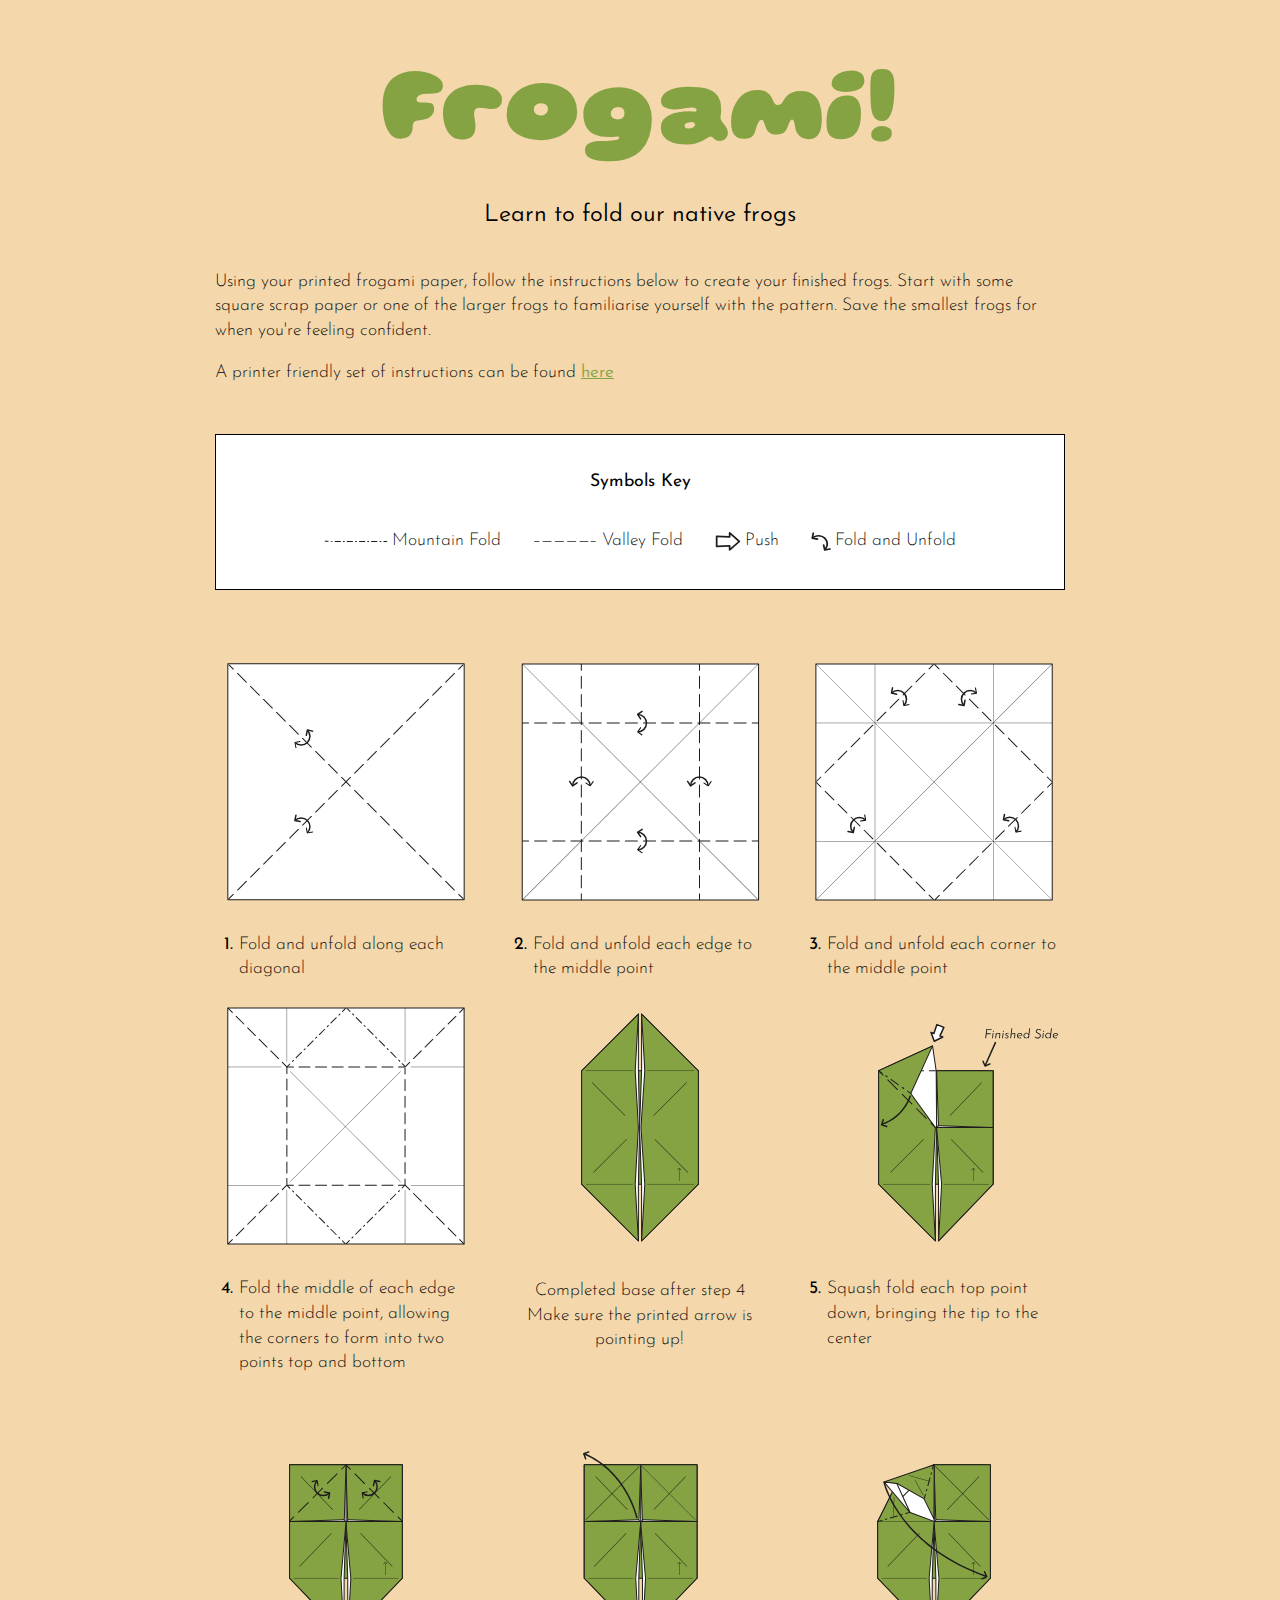
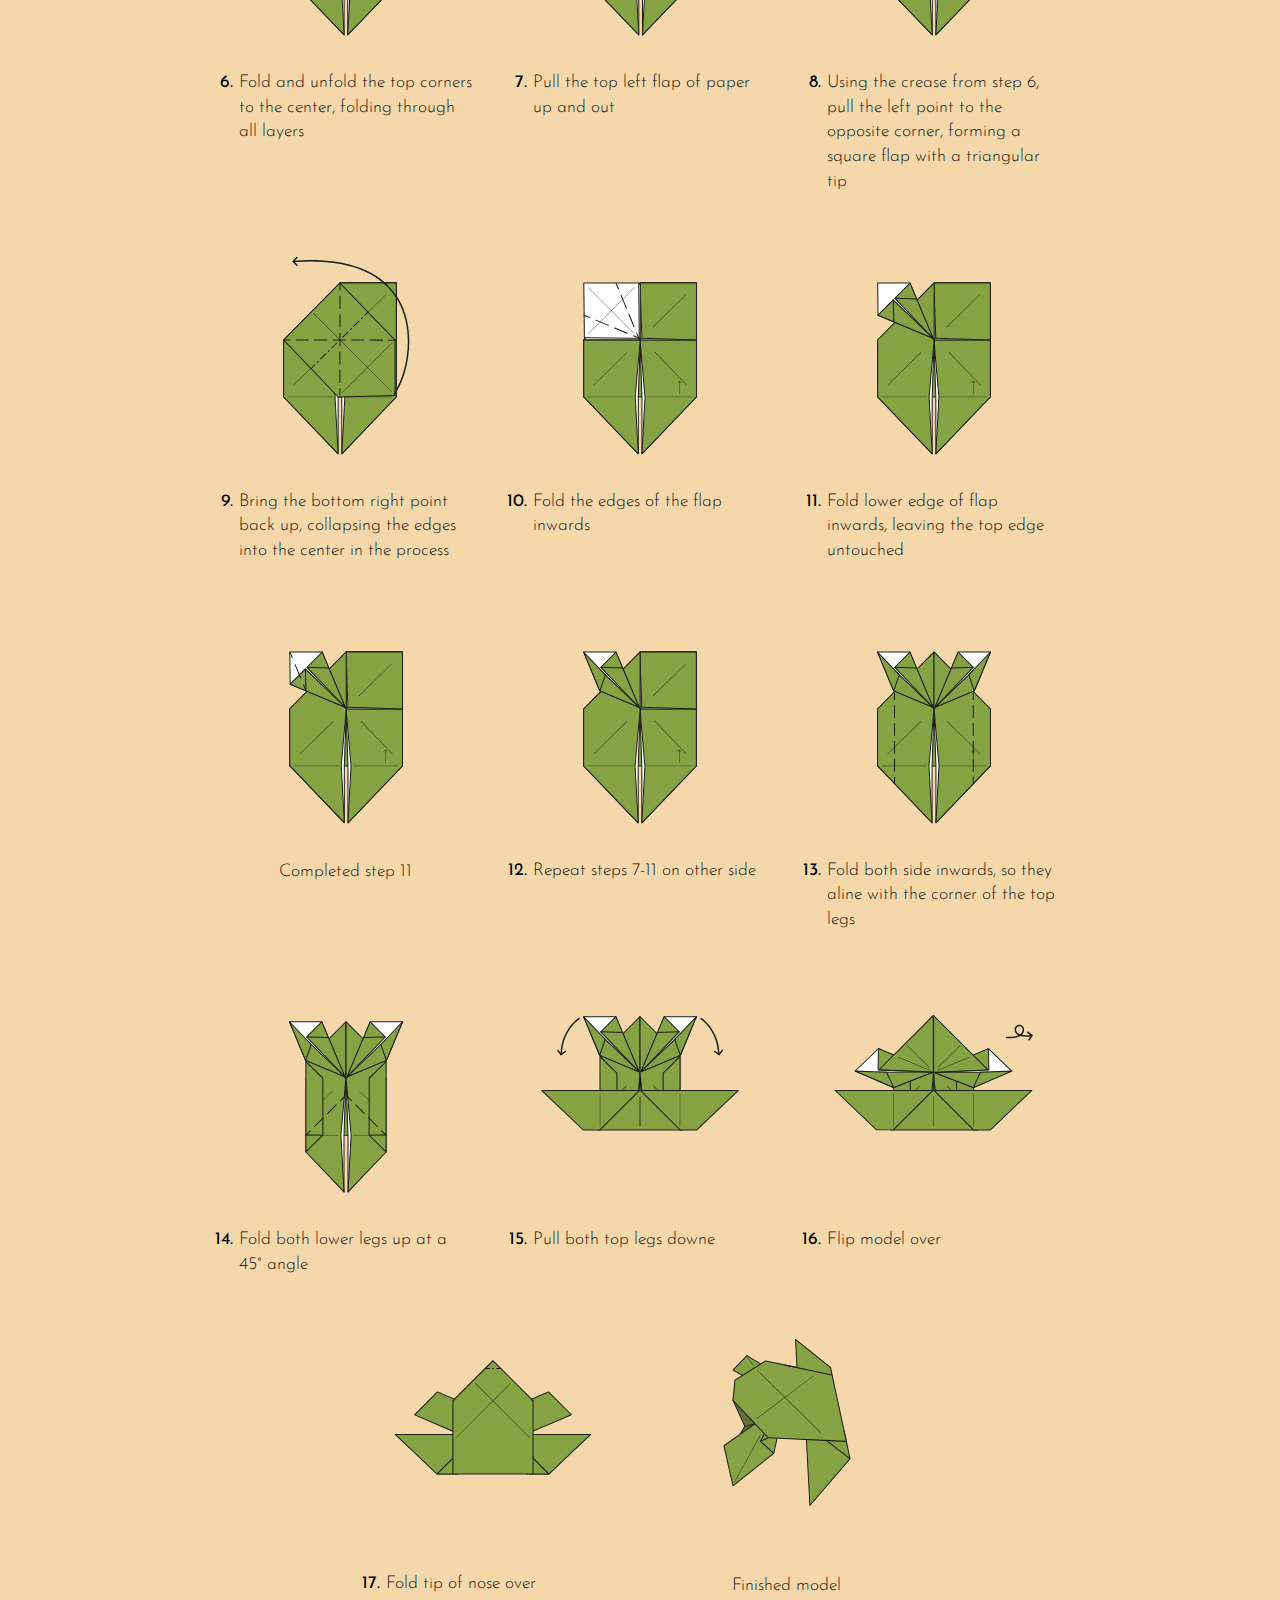
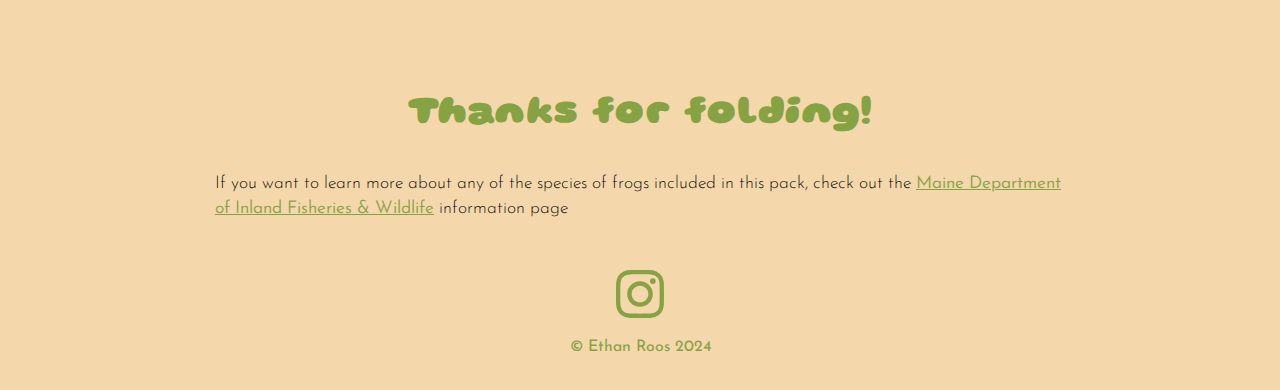
<file: frogami/index.html>
<!DOCTYPE html>
<html lang="en">
  <head>
    <link rel="stylesheet" type="text/css" href="frog.css">
    <link rel="preconnect" href="https://fonts.googleapis.com">
    <link rel="preconnect" href="https://fonts.gstatic.com" crossorigin>
    <link href="https://fonts.googleapis.com/css2?family=Josefin+Sans:ital,wght@0,100..700;1,100..700&display=swap" rel="stylesheet">
    <link href="https://fonts.googleapis.com/css2?family=Gluten:wght@100..900&display=swap" rel="stylesheet">
    <meta charset="utf-8">
		<meta name="viewport" content="width=device-width, initial-scale=1, maximum-scale=1.0, user-scalable=0">
		<meta name="apple-mobile-web-app-capable" content="yes" />
		<meta name="apple-mobile-web-app-status-bar-style" content="black-translucent" />
    <title>Frogami - Folding Native Frogs</title>
   </head>
   <body>
    <div id="intro" class="text">
        <h1 class="cent-text">Frogami!</h1>
        <h3 class="cent-text">Learn to fold our native frogs</h3>
        <p>Using your printed frogami paper, follow the instructions below to create your finished frogs. Start with some square scrap paper or one of the larger frogs to familiarise yourself with the pattern. Save the smallest frogs for when you're feeling confident.</p>
        <p>A printer friendly set of instructions can be found <a href="Frogami-print-steps.jpg">here</a></p>

        <div id="key">
            <p class="cent-text bold">Symbols Key</p>
            <div id="ficons">
                <div class="ftype"><img class="line" src="mountain.svg" alt=""><p>Mountain Fold</p></div>
                <div class="ftype"><img class="line" src="valley.svg" alt=""><p>Valley Fold</p></div>
                <div class="ftype"><img src="push.svg" alt=""><p>Push</p></div>
                <div class="ftype"><img src="unfold.svg" alt=""><p>Fold and Unfold</p></div>
            </div>
        </div>

    </div>
    <div id="steps">
        <div class="step">
            <img class="stepimg" src="frog_Step-1.svg" alt="">
            <ol start="1">
                <li>Fold and unfold along each diagonal</li>
            </ol>
        </div>
        <div class="step">
            <img class="stepimg" src="frog_Step-2.svg" alt="">
            <ol start="2">
                <li>Fold and unfold each edge to the middle point</li>
            </ol>
        </div>
        <div class="step">
            <img class="stepimg" src="frog_Step-3.svg" alt="">
            <ol start="3">
                <li>Fold and unfold each corner to the middle point</li>
            </ol>
        </div>
        <div class="step">
            <img class="stepimg" src="frog_Step-4.svg" alt="">
            <ol start="4">
                <li>Fold the middle of each edge to the middle point, allowing the corners to form into two points top and bottom</li>
            </ol>
        </div>
        <div class="step">
            <img class="stepimg" src="frog_Step-5.svg" alt="">
            <p>Completed base after step 4<br>Make sure the printed arrow is pointing up!</p>
        </div>
        <div class="step">
            <img class="stepimg" src="frog_Step-6.svg" alt="">
            <ol start="5">
                <li>Squash fold each top point down, bringing the tip to the center</li>
            </ol>
        </div>
        <div class="step">
            <img class="stepimg" src="frog_Step-7.svg" alt="">
            <ol start="6">
                <li>Fold and unfold the top corners to the center, folding through all layers</li>
            </ol>
        </div>
        <div class="step">
            <img class="stepimg" src="frog_Step-8.svg" alt="">
            <ol start="7">
                <li>Pull the top left flap of paper up and out</li>
            </ol>
        </div>
        <div class="step">
            <img class="stepimg" src="frog_Step-9.svg" alt="">
            <ol start="8">
                <li>Using the crease from step 6, pull the left point to the opposite corner, forming a square flap with a triangular tip</li>
            </ol>
        </div>
        <div class="step">
            <img class="stepimg" src="frog_Step-10.svg" alt="">
            <ol start="9">
                <li>Bring the bottom right point back up, collapsing the edges into the center in the process</li>
            </ol>
        </div>
        <div class="step">
            <img class="stepimg" src="frog_Step-11.svg" alt="">
            <ol start="10">
                <li>Fold the edges of the flap inwards</li>
            </ol>
        </div>
        <div class="step">
            <img class="stepimg" src="frog_Step-12.svg" alt="">
            <ol start="11">
                <li>Fold lower edge of flap inwards, leaving the top edge untouched</li>
            </ol>
        </div>
        <div class="step">
            <img class="stepimg" src="frog_Step-13.svg" alt="">
           <p>Completed step 11</p>
        </div>
        <div class="step">
            <img class="stepimg" src="frog_Step-14.svg" alt="">
            <ol start="12">
                <li>Repeat steps 7-11 on other side</li>
            </ol>
        </div>
        <div class="step">
            <img class="stepimg" src="frog_Step-15.svg" alt="">
            <ol start="13">
                <li>Fold both side inwards, so they aline with the corner of the top legs</li>
            </ol>
        </div>
        <div class="step">
            <img class="stepimg" src="frog_Step-16.svg" alt="">
            <ol start="14">
                <li>Fold both lower legs up at a 45° angle</li>
            </ol>
        </div>
        <div class="step">
            <img class="stepimg" src="frog_Step-17.svg" alt="">
            <ol start="15">
                <li>Pull both top legs downe</li>
            </ol>
        </div>
        <div class="step">
            <img class="stepimg" src="frog_Step-18.svg" alt="">
            <ol start="16">
                <li>Flip model over</li>
            </ol>
        </div>
        <div class="step">
            <img class="stepimg" src="frog_Step-19.svg" alt="">
            <ol start="17">
                <li>Fold tip of nose over</li>
            </ol>
        </div>
        <div class="step">
            <img class="stepimg" src="frog_Step-20.svg" alt="">
            <p class="bold">Finished model</p>
        </div>
        



    </div>
    <div id="end" class="text">
        <h2 class="cent-text">Thanks for folding!</h2>
        <p>If you want to learn more about any of the species of frogs included in this pack, check out the <a href="https://www.maine.gov/ifw/fish-wildlife/wildlife/species-information/reptiles-amphibians">Maine Department of Inland Fisheries & Wildlife</a> information page</p>
        <a class="icon" href="https://www.instagram.com/ethan.h.roos/"><img class="icon" src="Instagram_icon.svg" alt="Instagram link"></a>

        <p class="footer cent-text"><a href="https://ethan-roos.github.io">© Ethan Roos 2024</a></p>


    </div>

    



   </body>
</file>
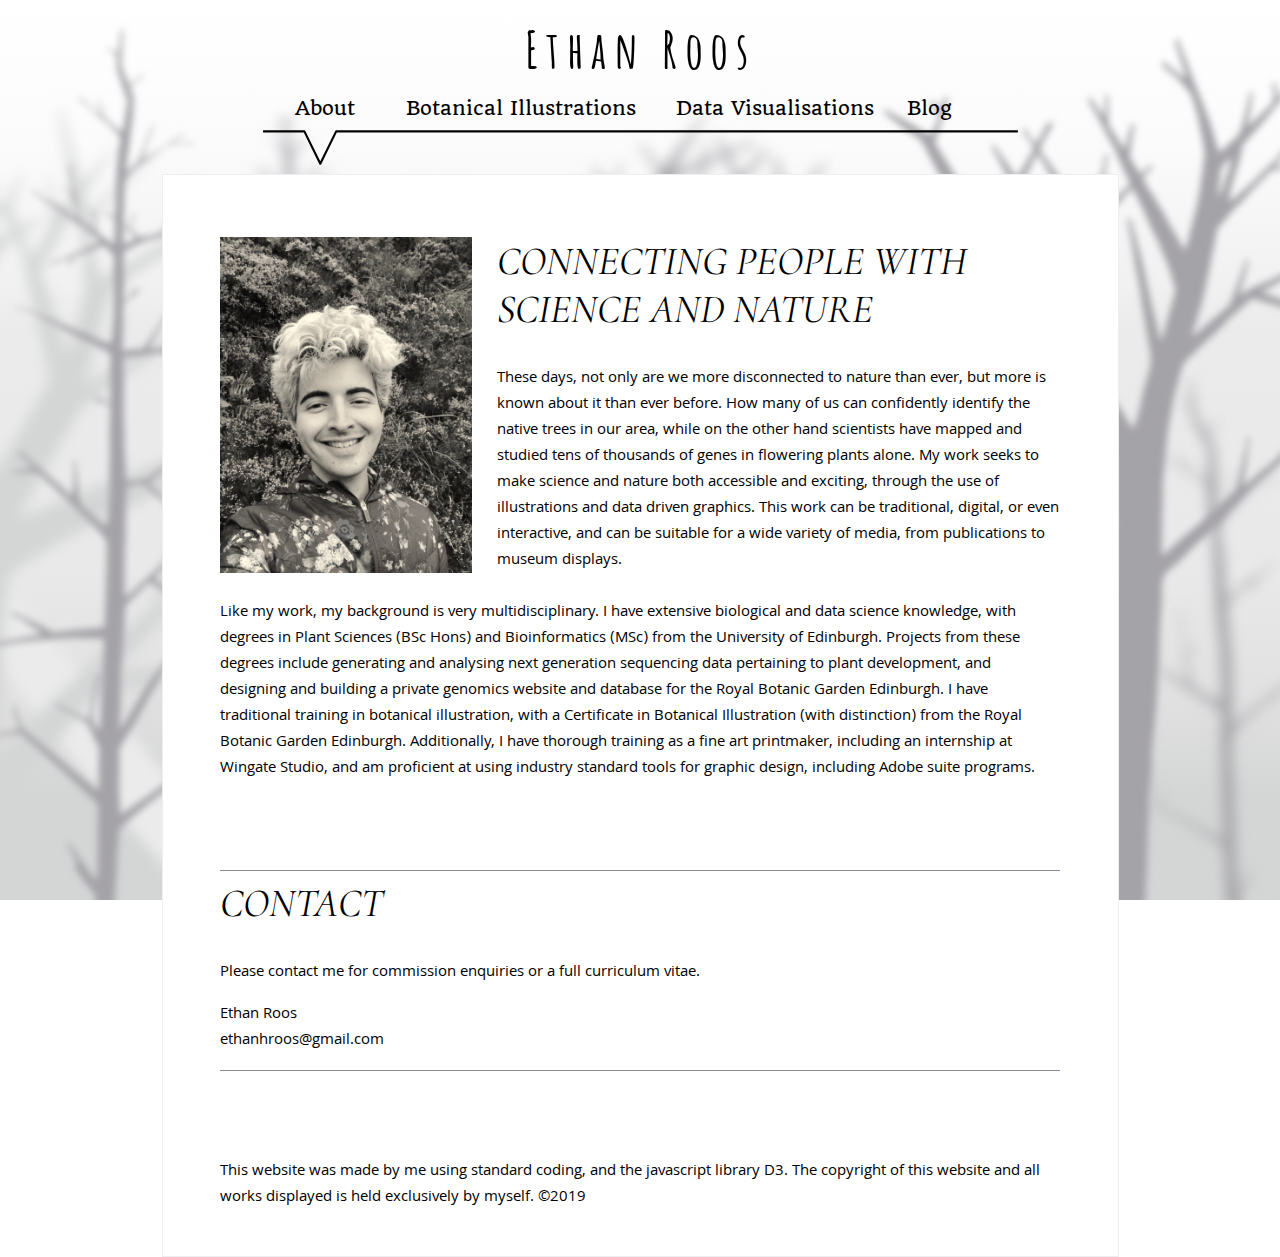
<file: about.html>
<!DOCTYPE html>
<html lang="en">
  <head>
    <meta charset="utf-8">
    <title>Ethan Roos: about </title>
		<link href="https://fonts.googleapis.com/css?family=Khula:300" rel="stylesheet">
		<link href="https://fonts.googleapis.com/css?family=Amatic+SC:700|Cormorant+Garamond:300i,600|Quando" rel="stylesheet">
    <link rel="stylesheet" type="text/css" href="main.css">
		<script type="text/javascript" src="d3.v4.js"></script>
		<script type="text/javascript">
			var pagename = 'about';
		</script>
	</head>
	<body class="genbod" onresize="generalResize()">

		<div id='getGenMen' class="gen-men">
			<a href="home.html"><h1>Ethan Roos</h1></a>
			<div id='menSelect'></div>
		</div>
		<script type="text/javascript" src="menuscript.js"></script>
		<script>
			generalResize();
		</script>
		<div class="cont-background">
			<div class='content-data'>
				<div class='blurb'>
				<!--
				<div id='abPort'>
					<img src="images/me.jpg" alt="picture of ethan" >
				</div>
			-->
				<div id= aboutblurb>
					<img src="images/me.jpg" alt="picture of ethan" >
					<h2 id="abTag" >CONNECTING PEOPLE WITH SCIENCE AND NATURE</h2>
					<p>
						These days, not only are we more disconnected to nature than ever, but more is known about it than ever before. How many of us can confidently identify the native trees in our area, while on the other hand scientists have mapped and studied tens of thousands of genes in flowering plants alone. My work seeks to make science and nature both accessible and exciting, through the use of illustrations and data driven graphics. This work can be traditional, digital, or even interactive, and can be suitable for a wide variety of media, from publications to museum displays.
						<br><br>
						Like my work, my background is very multidisciplinary. I have extensive biological and data science knowledge, with degrees in Plant Sciences (BSc Hons) and Bioinformatics (MSc) from the University of Edinburgh. Projects from these degrees include generating and analysing next generation sequencing data pertaining to plant development, and designing and building a private genomics website and database for the Royal Botanic Garden Edinburgh. I have traditional training in botanical illustration, with a Certificate in Botanical Illustration (with distinction) from the Royal Botanic Garden Edinburgh. Additionally, I have thorough training as a fine art printmaker, including an internship at Wingate Studio, and am proficient at using industry standard tools for graphic design, including Adobe suite programs.
					</p>
					<br><br><br><br>
					<div id="aboutCont">
						<h2 id='abCon'>CONTACT</h2>
						<div id = "abconDeet">
						<p>Please contact me for commission enquiries or a full curriculum vitae.</p>
						<p>Ethan Roos</br>
						ethanhroos@gmail.com</p>
						</div>
					</div>

					<br><br><br><br>
						<p>
							This website was made by me using standard coding, and the javascript library D3.
							The copyright of this website and all works displayed is held exclusively by myself. ©2019
						</p>

				</div>
			</div>
			</div>
		</div>


	</body>
</html>
</file>
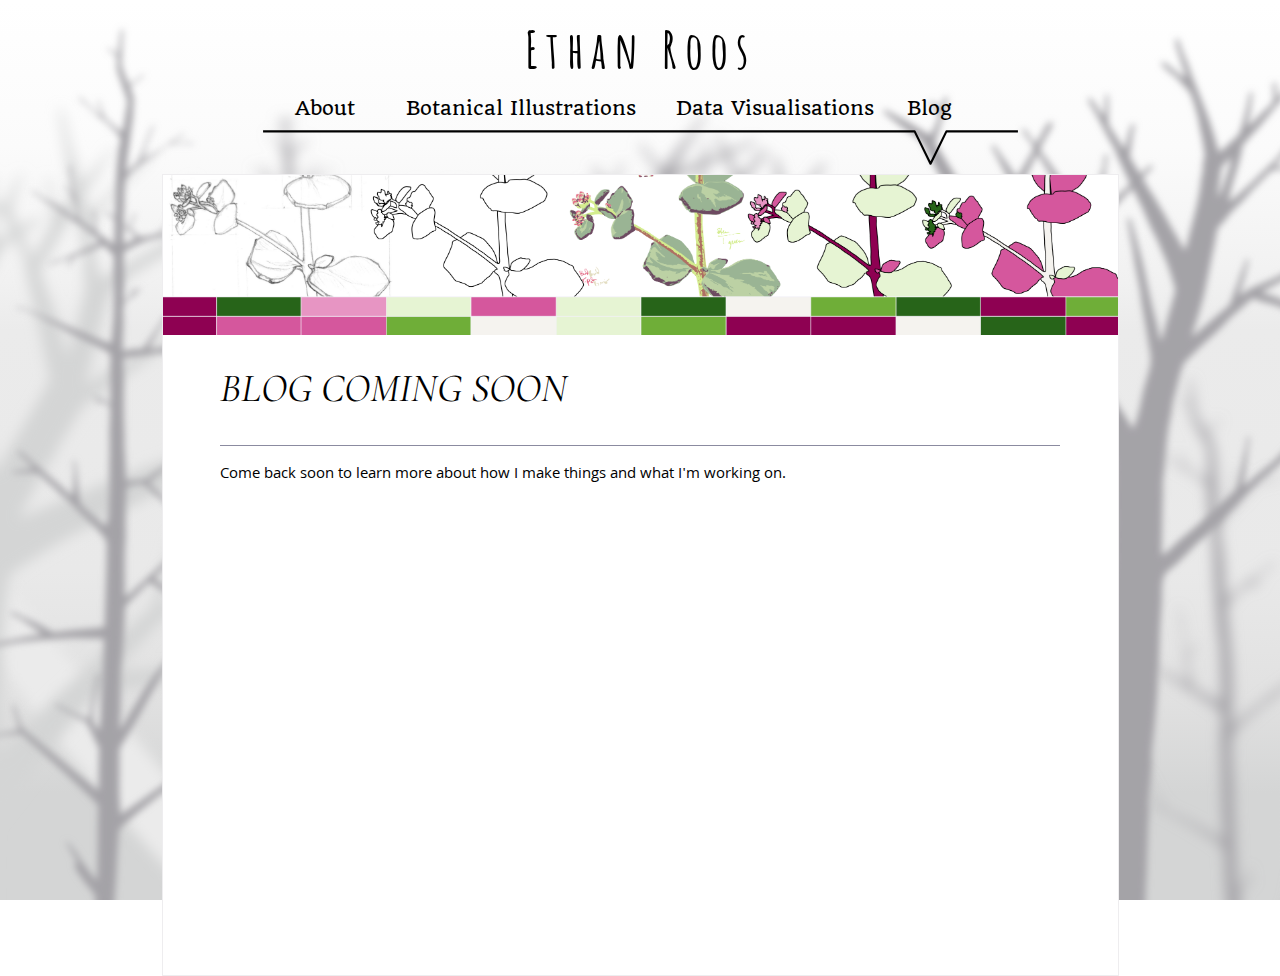
<file: blog.html>
<!DOCTYPE html>
<html lang="en">
  <head>
    <meta charset="utf-8">
		<meta name="viewport" content="width=device-width, initial-scale=1">
    <title>Ethan Roos: other work</title>
		<link href="https://fonts.googleapis.com/css?family=Khula:300" rel="stylesheet">
		<link href="https://fonts.googleapis.com/css?family=Amatic+SC:700|Cormorant+Garamond:300i,600|Quando" rel="stylesheet">
    <link rel="stylesheet" type="text/css" href="main.css">
		<script type="text/javascript" src="d3.v4.js"></script>
		<script type="text/javascript">
			var pagename = 'other-work';
		</script>
	</head>
	<body class="genbod" onresize="generalResize()">
		<div id='getGenMen' class="gen-men">
			<a href="home.html"><h1>Ethan Roos</h1></a>
			<div id='menSelect'></div>
		</div>
		<script type="text/javascript" src="menuscript.js"></script>
		<script>
			generalResize();
		</script>
		<div class='content-data'>
			<div id="blogtopper"></div>
			<div class="blurb">
				<div id='bloghead'>
					<h2>BLOG COMING SOON</h2>
				</div>
				<p>Come back soon to learn more about how I make things and what I'm working on.</p>

			</div>
		</div>


	</body>
</html>
</file>
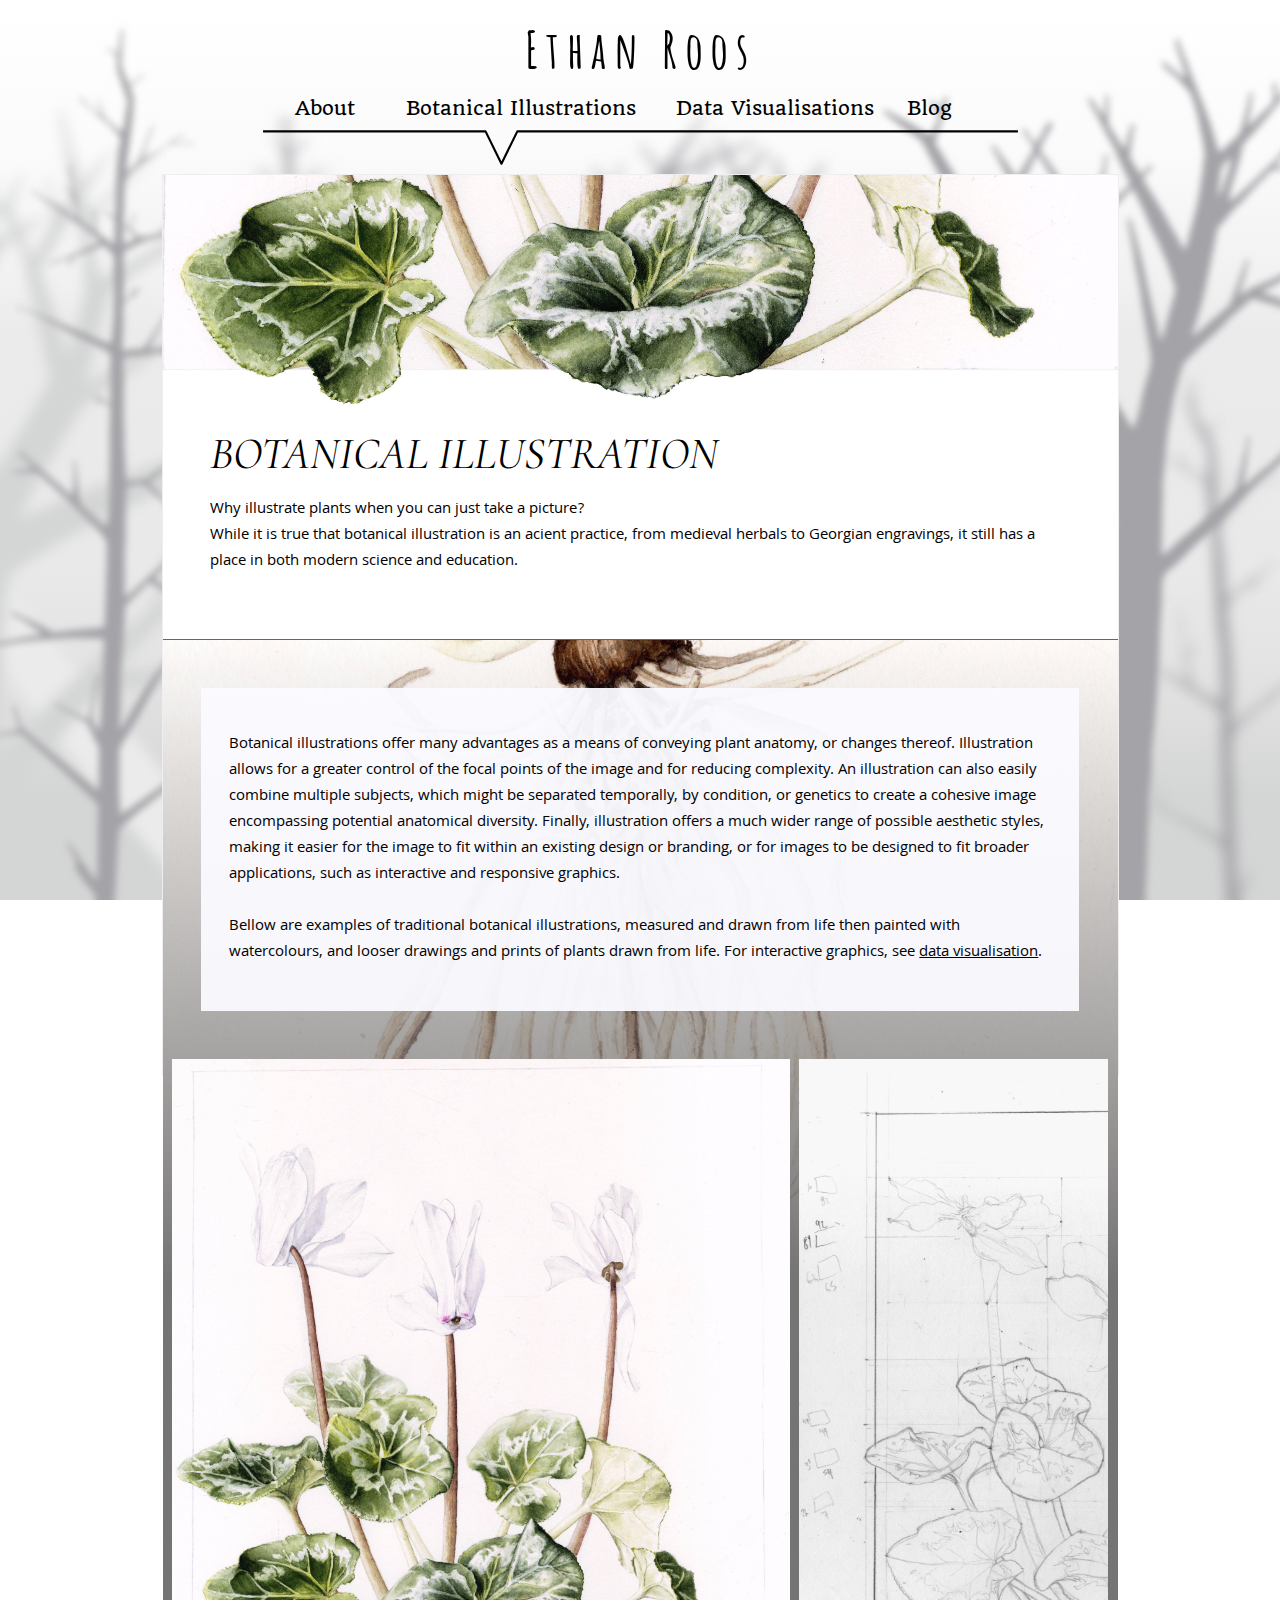
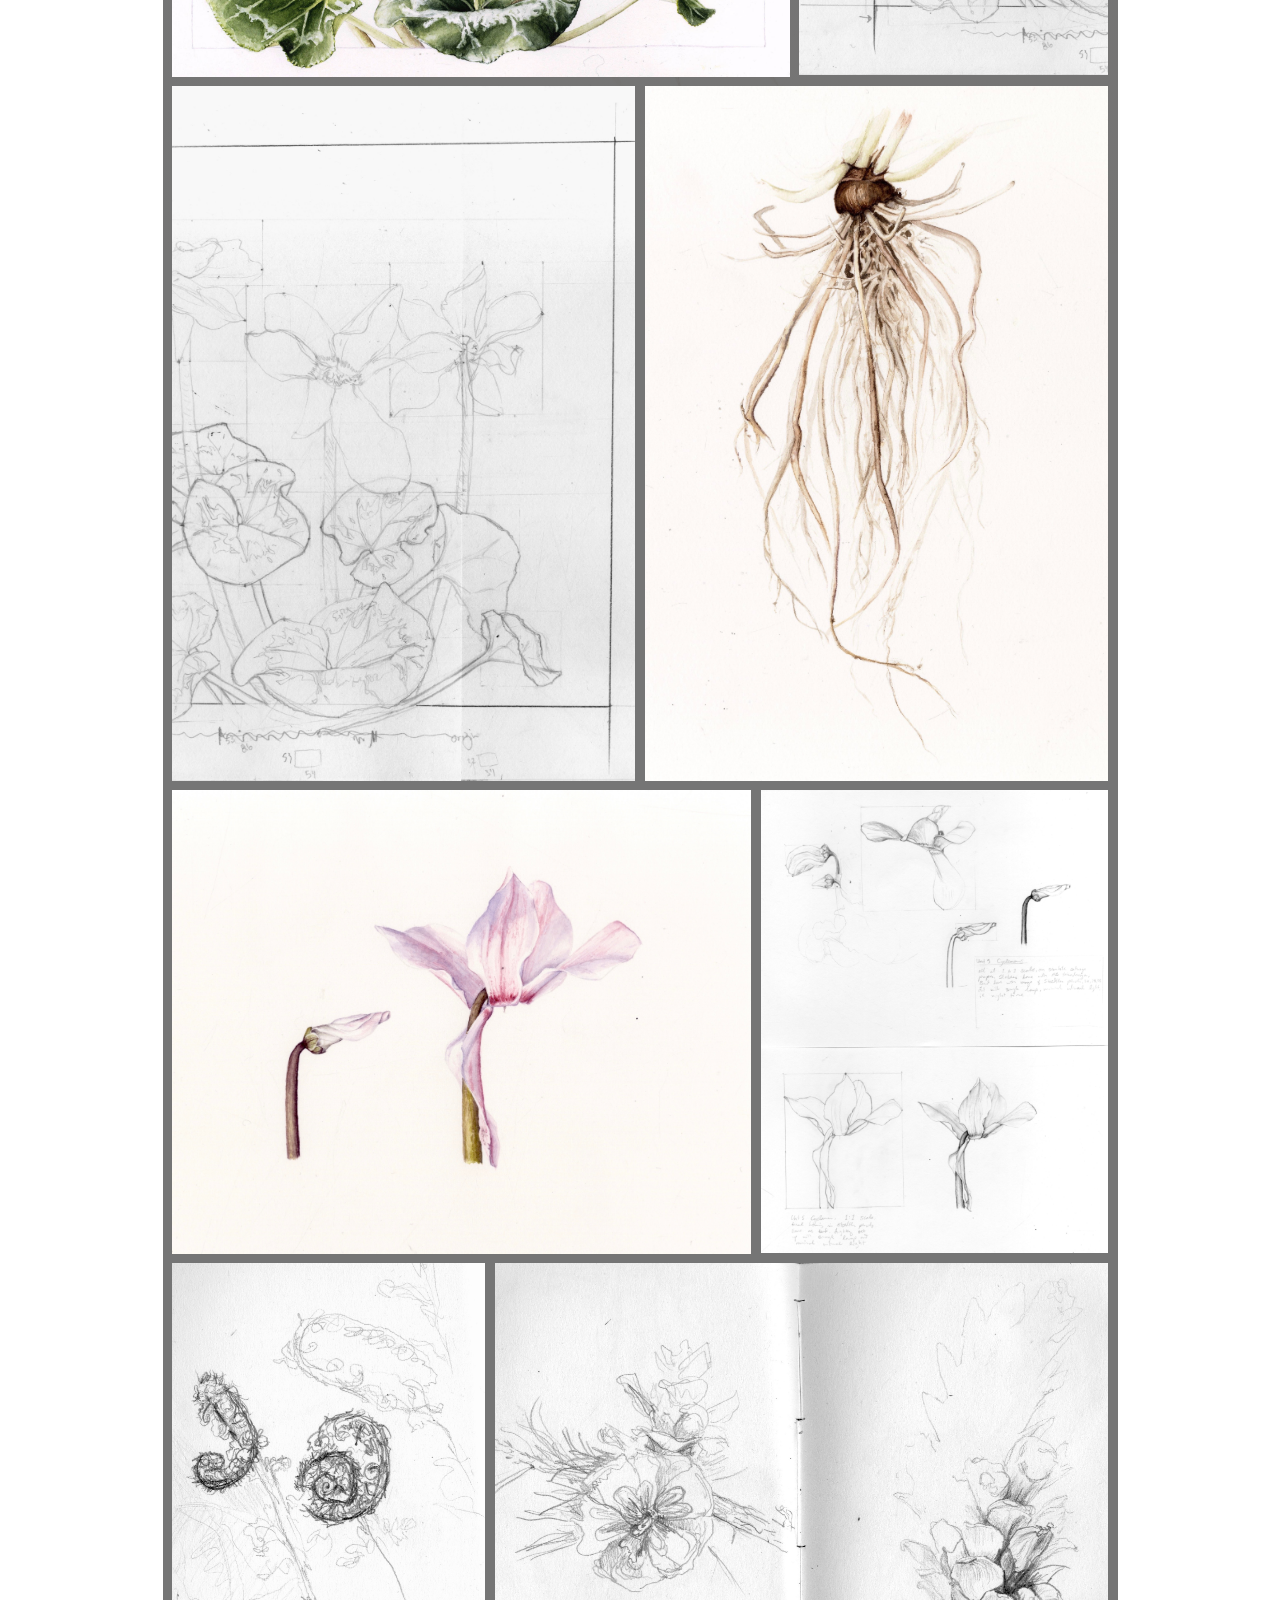
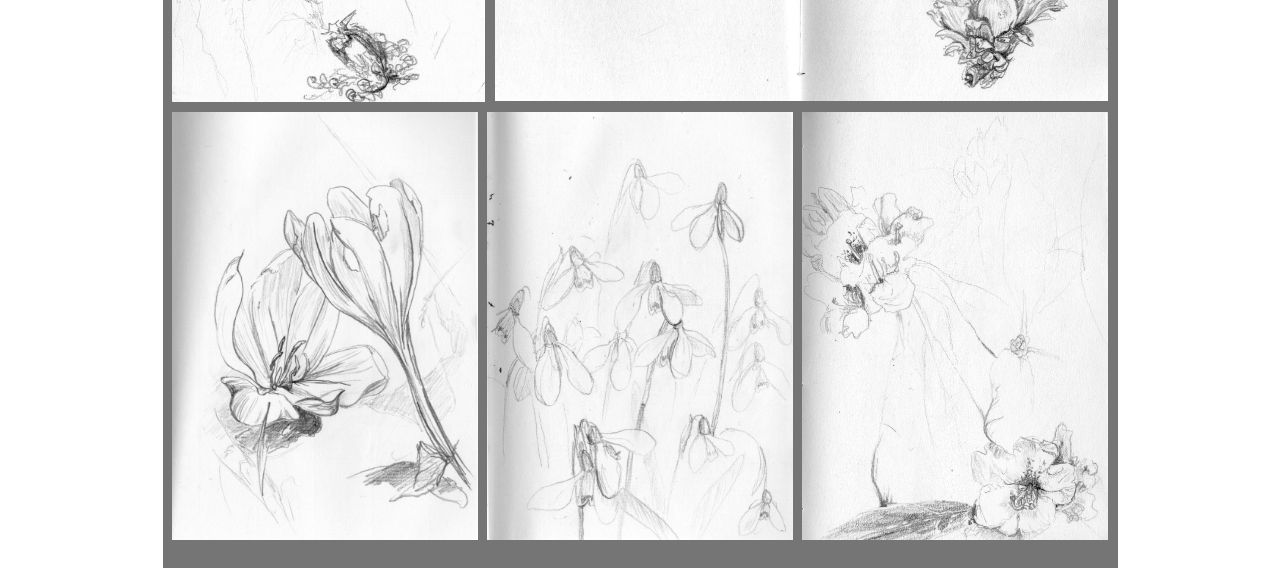
<file: botanical-illustrations.html>
<!DOCTYPE html>
<html lang="en">
  <head>
    <meta charset="utf-8">
    <title>Ethan Roos: botanical-illustrations</title>
		<link href="https://fonts.googleapis.com/css?family=Khula:300" rel="stylesheet">
		<link href="https://fonts.googleapis.com/css?family=Amatic+SC:700|Cormorant+Garamond:300i,600|Quando" rel="stylesheet">
    <link rel="stylesheet" type="text/css" href="main.css">
		<script type="text/javascript" src="d3.v4.js"></script>
		<script type="text/javascript">
			var pagename = 'botanical-illustrations';
		</script>
	</head>
	<body class="genbod" onresize="generalResize()">

		<div id='getGenMen' class="gen-men">
			<a href="home.html"><h1>Ethan Roos</h1></a>
			<div id='menSelect'></div>
		</div>
		<script type="text/javascript" src="menuscript.js"></script>
		<script>
			generalResize();
		</script>

			<div id ='bot-cont' class='content-data'>

					<div id='bot-head-top'>
					</div>
					<div id='bot-head-blurb'>
						<h2 class='overimg'> BOTANICAL ILLUSTRATION</h2>
							<p> Why illustrate plants when you can just take a picture?<br>
								While it is true that botanical illustration is an acient practice,
								from medieval herbals to Georgian engravings,
								it still has a place in both modern science and education.
							</p>
					</div>
					<!--
					<div id='bot-head-bot'>
					</div>
				-->
				<div id ='bot-low-back'>
					<img id= 'bot-head-roots' src="images/bottom2.jpg" alt='roots'>
					<div id='botil-lowhalf'>
					<div id ='botil-lowblurb' class= 'blurb'>
						<p> Botanical illustrations offer many advantages as a means of conveying plant anatomy, or changes thereof. Illustration allows for a greater control of the focal points of the image and for reducing complexity. An illustration can also easily combine multiple subjects, which might be separated temporally, by condition, or genetics to create a cohesive image encompassing potential anatomical diversity. Finally, illustration offers a much wider range of possible aesthetic styles, making it easier for the image to fit within an existing design or branding, or for images to be designed to fit broader applications, such as interactive and responsive graphics.
							<br><br>
							Bellow are examples of traditional botanical illustrations, measured and drawn from life then painted with watercolours, and looser drawings and prints of plants drawn from life. For interactive graphics, see <a href=data-visualisations.html>data visualisation</a>.
						</p>
					</div>
					<div id='flex-bot-cont'>
						<div class='bot-row'>
							<img src="images/botill/Final.jpg" style="width:64.7%" alt="Flowers" onclick="botMod(0)">
							<img src="images/botill/MeasComp.jpg" style="width:32.3%" alt="Flowers" onclick="botMod(1)">
						</div>
						<div class='bot-row'>
							<img src="images/botill/MeasComp2.jpg" style="width:48.5%" alt="Flowers" onclick="botMod(2)">
							<img src="images/botill/goodRoots.jpg" style="width:48.5%" alt="Flowers" onclick="botMod(3)">
						</div>
						<div class='bot-row'>
							<img src="images/botill/Unit5b.jpg" style="width:60.65%" alt="Flowers" onclick="botMod(4)">
							<img src="images/botill/Unit5a.jpg" style="width:36.35%" alt="Flowers" onclick="botMod(5)">
						</div>
						<div class='bot-row'>
							<img src="images/botill/Scan27.jpg" style="width:32.82%" alt="Flowers" onclick="botMod(6)">
							<img src="images/botill/Scan36.jpg" style="width:64.2%" alt="Flowers" onclick="botMod(7)">
						</div>
						<div class='bot-row'>
							<img src="images/botill/Scan63.jpg" style="width:32%" alt="Flowers" onclick="botMod(8)">
							<img src="images/botill/Scan53.jpg" style="width:32%" alt="Flowers" onclick="botMod(9)">
							<img src="images/botill/Scan18.jpg" style="width:32%" alt="Flowers" onclick="botMod(10)">
						</div>
				</div>
			</div>
		</div>

		<div id='botil-mod-all'>
			<div id="botil-modal">
				<img id="bot-mod-thumb">
				<div id='bot-mod-text'>
					<h5 id='mod-title'></h5>
					<p id='medium-size'>text</p>
					<p id='pic-descrip'> text</p>
				</div>
			</div>
		</div>
		<script>
				function botMod(x){
					d3.csv("botil.csv")
						.get(function(error, mydata){
							var pictB= mydata[x];
							document.getElementById('botil-mod-all').style.display = "block";
							document.getElementById('bot-mod-thumb').src = pictB.image;
							document.getElementById('mod-title').innerHTML = pictB.title;
							document.getElementById('medium-size').innerHTML = pictB.medium+"  •  "+pictB.size;
							document.getElementById('pic-descrip').innerHTML = pictB.description;

						});
				}
				window.onclick = function(event) {
				    if (event.target == document.getElementById('botil-mod-all')) {
				        document.getElementById('botil-mod-all').style.display = "none";
				    }
				}


		</script>

	</body>
</html>
</file>
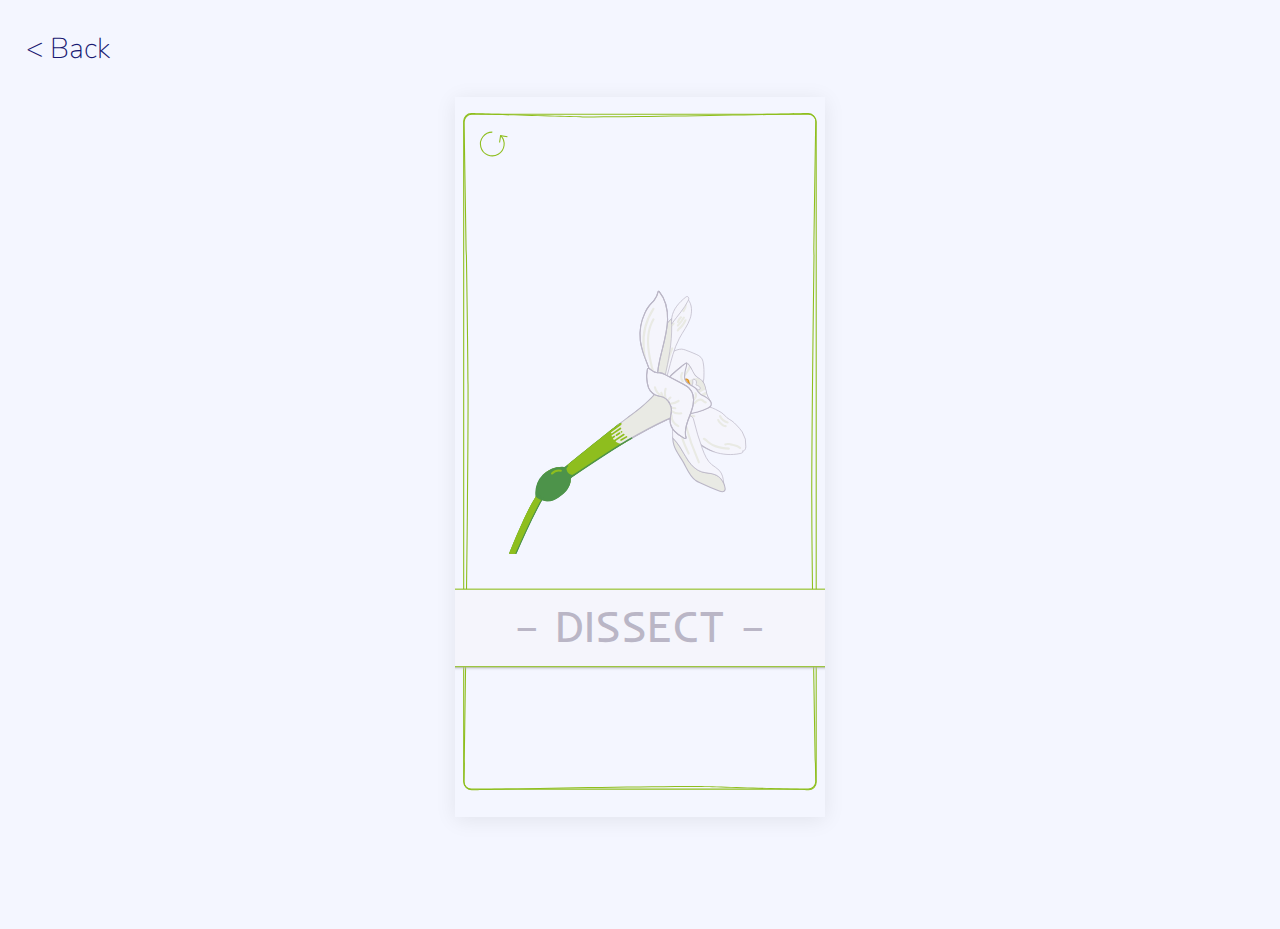
<file: daff-proto.html>
<!DOCTYPE html>
<html lang="en">
  <head>
    <meta charset="utf-8">
		<meta name="viewport" content="width=device-width, initial-scale=1">
    <title>Narcissus</title>
		<link rel="stylesheet" type="text/css" href="proto.css">
		<link href="https://fonts.googleapis.com/css2?family=Nunito:wght@200;300;600;700&display=swap" rel="stylesheet">
	</head>
	<body>
		<div id="back">
			<a id="back-text" href="https://ethan-roos.github.io"><h3>&lt Back</h3></a>
		</div>
		<iframe src="daffflower.html"></iframe>
	</body>
</html>
</file>
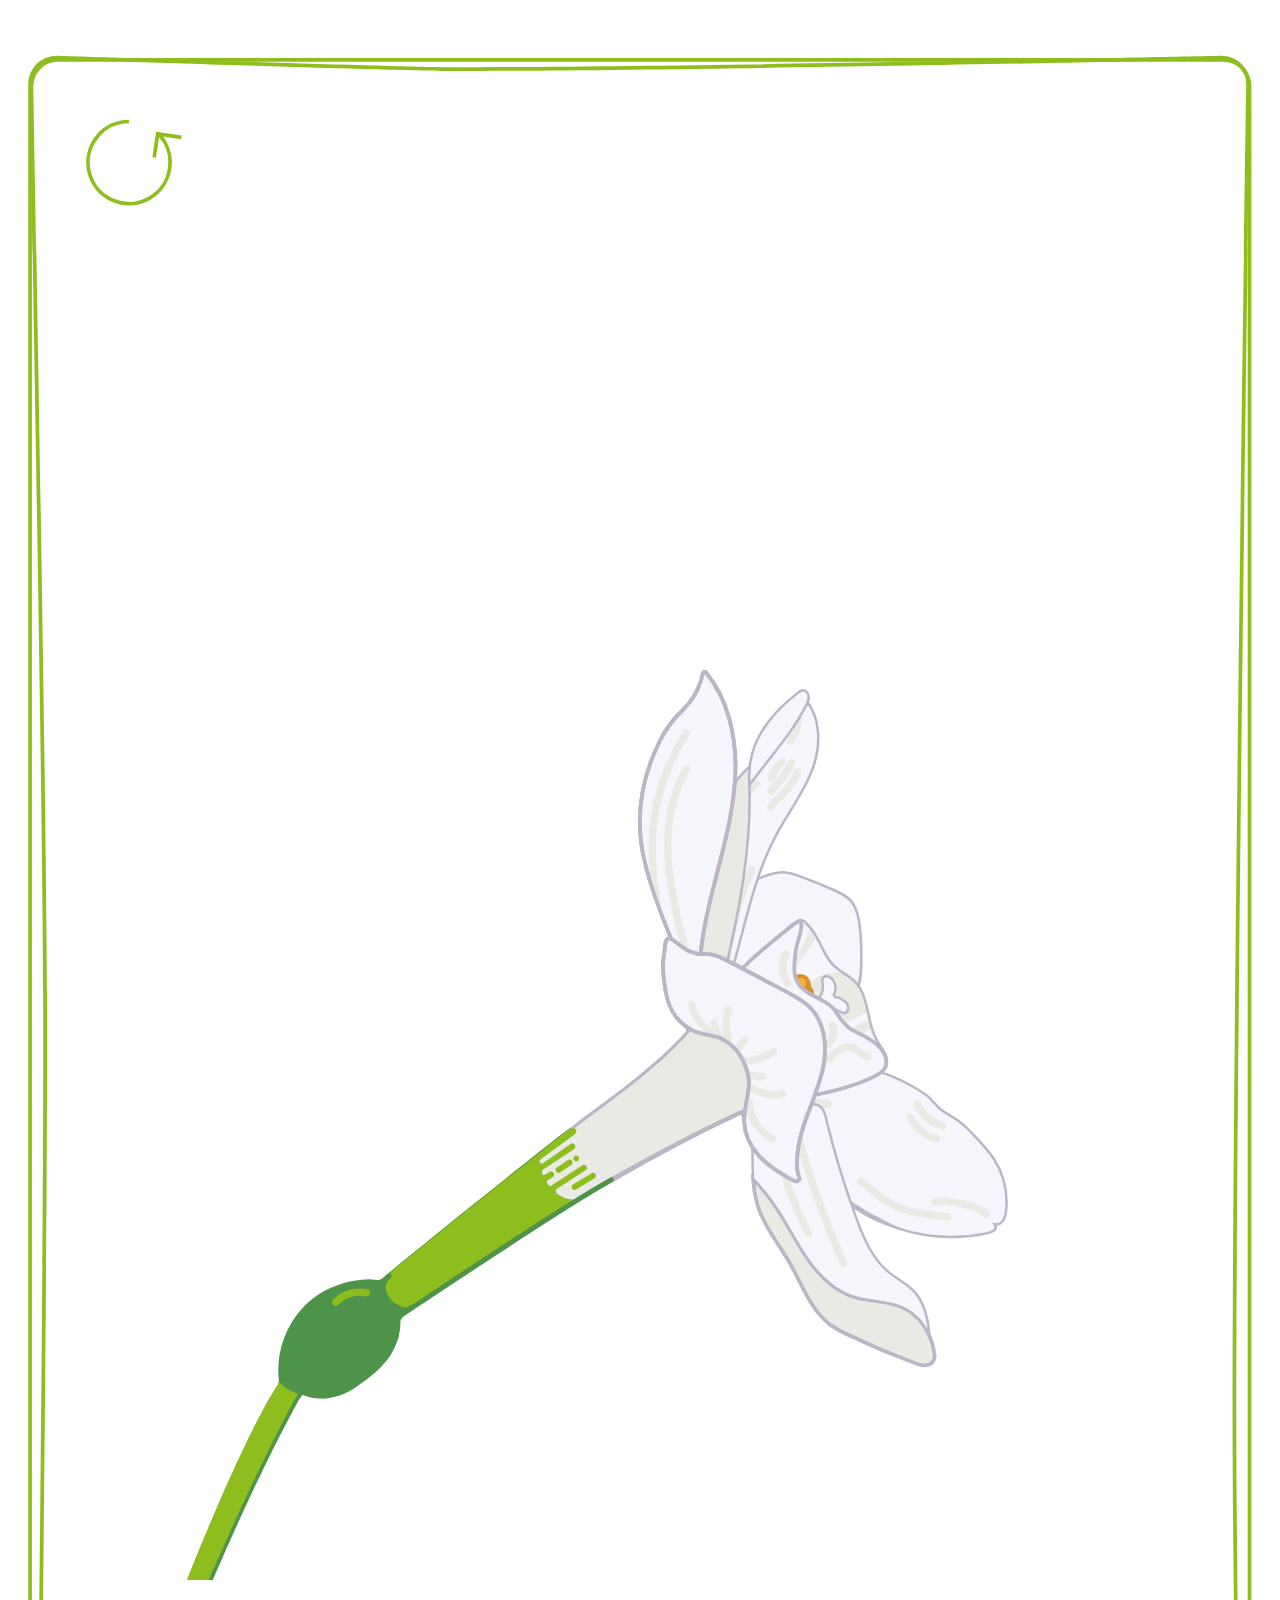
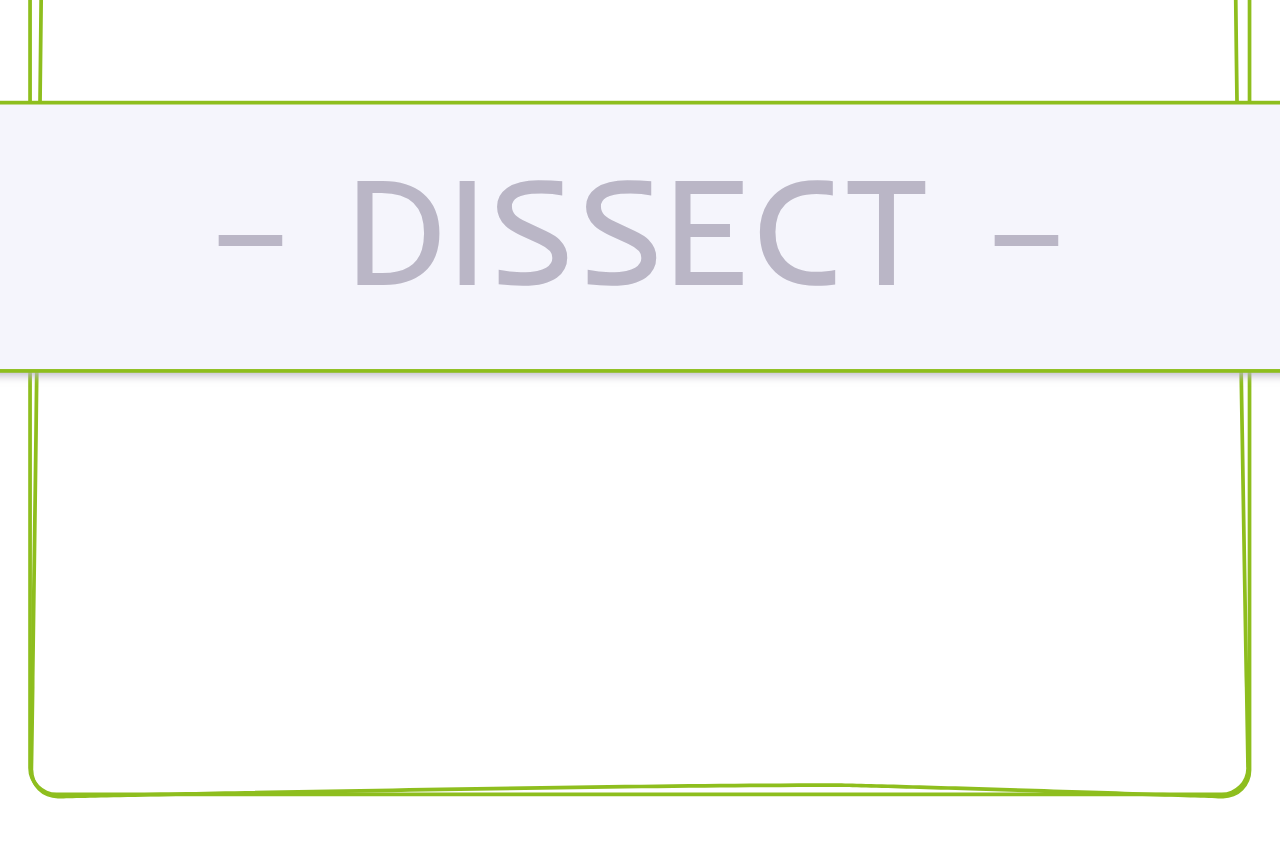
<file: daffflower.html>
<!DOCTYPE html>
<html lang="en">
  <head>
    <meta charset="utf-8">
		<meta name="viewport" content="width=device-width, initial-scale=1">
		<link href="https://fonts.googleapis.com/css?family=Inder" rel="stylesheet">
		<script type="text/javascript" src="anime.min.js"></script>
		<style>
			html,body {
				width: 100%;
				margin: 0;

			}
			p {
				font-family: Inder sans-serif;
				font-size: 1em;
			}

		</style>
	<head>
	<body>
		<div id='#wholeDaf'>
			<svg onclick="tapFunction()" width="100%" xmlns="http://www.w3.org/2000/svg" xmlns:xlink="http://www.w3.org/1999/xlink" viewBox="0 0 1029.74 1972.61">
				<defs><filter id="AI_GaussianBlur_4" name="AI_GaussianBlur_4"><feGaussianBlur stdDeviation="4"/></filter></defs><title>daff(3)</title><g id="blurs"><g id="cblur" filter="url(#AI_GaussianBlur_4)"><path d="M684.69,673a59.86,59.86,0,0,0-7.62-5.57,56.77,56.77,0,0,1-7.51-5.44c-5-4.55-8-10.54-11.22-16.88-2.51-5-5.12-10.15-8.77-14.5-.28-.33-.57-.69-.86-1.05-2.4-3-5.38-6.63-9.12-5.43-1.53.49-7.13,4.72-7.81,5.27l-5.24,4.26c-18.79,15.24-35,28.41-50.06,48.56-2.63,3.51-15,18.1-18.73,22.46l-6.52,7.81a1.35,1.35,0,0,0,.17,1.91l.46.39.07.05a16.52,16.52,0,0,1,1.7,1.23c.26.21.41.39.6.38A186.28,186.28,0,0,1,577.32,746c40-26.51,76.35-50.84,106.64-72.46h0Z" fill="#bab6c6"/></g><path id="tblur" d="M623.71,412.37h0a5.12,5.12,0,0,0-7-.87l-.18.15a4.85,4.85,0,0,0-.72.71c-.43.52-.83,1.05-1.24,1.62l-.35.51a45.27,45.27,0,0,0-3.22,5.38c-.33.64-.66,1.29-1,1.95l-.15.32c-.38.79-.74,1.59-1.1,2.4l-.27.62c-.33.76-.66,1.52-1,2.28l-1.41,3.33c-.27.64-.55,1.28-.82,1.91l-.35.8c-.32.73-.64,1.44-1,2.16l-.17.37c-.39.82-.78,1.63-1.19,2.42l-.3.57c-.33.63-.67,1.24-1,1.85l-.37.63c-.53.88-1,1.6-1.43,2.26-3.8,5.53-9.06,10.05-14.14,14.42q-1.85,1.57-3.65,3.16c-1,.9-2.09,1.88-3.37,3.09-.48.44-.95.89-1.42,1.34s-.79.77-1.18,1.16l-.18.17c-1.27,1.25-2.53,2.53-3.8,3.86a175.15,175.15,0,0,0-15.24,18C532.43,522.59,520.2,566.64,523,609.76l0,.56c.1,1.51.22,3,.35,4.5l.1,1c.19,1.91.37,3.59.56,5.13,2.45,19.46,3.31,40.71,2.31,56.84a2.77,2.77,0,0,0,.7,2,2.91,2.91,0,0,0,2,1h.15a2.78,2.78,0,0,0,1.34-.34l3.81-2,.12-.07c.75-.55,1.47-1.12,2.19-1.69l.56-.46c.56-.46,1.1-.93,1.64-1.41l.49-.43c1.35-1.23,2.69-2.56,4-4l.28-.31c.58-.64,1.14-1.28,1.7-1.94l.17-.2c1.23-1.48,2.44-3.06,3.6-4.71,9.81-13.94,15.28-31.33,19.73-48.06q1.74-6.57,3.44-13.17c7.09-27.31,14.42-55.54,27.93-80.61,3.35-6.21,7.15-12.35,10.82-18.28,7-11.3,14.22-23,18.72-35.75C638.46,442.58,632.35,422.7,623.71,412.37Zm-12.84,10.12Z" fill="#bab6c6" filter="url(#AI_GaussianBlur_4)"/><g id="ablur" filter="url(#AI_GaussianBlur_4)"><path d="M699.46,715.26h0c.36-4.21-1.67-8.4-5.8-9.89a7.89,7.89,0,0,0-2.66-.48c-2.83,0-5.22,1.68-7.24,3.83a24.87,24.87,0,0,0-7,3.22c-5.69,2.65-10.63,7.23-15.48,11.11a59.45,59.45,0,0,0-9.34,7.23,1.87,1.87,0,0,0-.44.14,39,39,0,0,0-9.86,7.1c-3.07,1.86-7.4,4.21-7.16,7.63a33.38,33.38,0,0,1,.49,4.68,16.08,16.08,0,0,0-.05,2.77L617.79,765c-4.65,3.36-.16,11.17,4.55,7.77l17.45-12.61a4.71,4.71,0,0,0,.86-.8,3,3,0,0,0,2.12.8,8.27,8.27,0,0,0,1.67-.21,56.13,56.13,0,0,1,7.5-1.35,17.89,17.89,0,0,0,5.31-1.44c8.52-3.55,16-9.37,23.37-14.85,2.85-1.12,4.61-3.24,6.59-5.55a41,41,0,0,1,7.56-6.45H695a1.65,1.65,0,0,0,.69-.16c3.35-1.62,6.13-4.59,6.38-8.48A7.7,7.7,0,0,0,699.46,715.26Z" fill="#bab6c6"/></g><g id="fblur" filter="url(#AI_GaussianBlur_4)"><path d="M426.14,905.59c50.95-34.39,100.18-66.6,144.14-95.87-8.46-12.55-19.37-23.14-32.88-30.28h0l-2.16-1.19a1.56,1.56,0,0,0-2,.47,1.56,1.56,0,0,1-.13.19c-2.15,2.82-4.25,5.09-6.66,8-22.87,27.18-55,50.84-81.34,70.25-3.32,2.45-9.16,6.94-16.76,12.87a1.51,1.51,0,0,0-.38.21l-8.43,6.4-9.31,7.33-1.2.91,0,0C366.9,918.1,303.38,969.14,276.4,991.74a12.59,12.59,0,0,1-1.48.87,1.8,1.8,0,0,0-1,1.7v0a2.65,2.65,0,0,0,.56,1.52l1,1.34c.58.75,1.15,1.51,1.7,2.28a2.11,2.11,0,0,0,.19.23,39.71,39.71,0,0,1,5.06,6.74h0l0,0C330,971.37,378.8,937.54,426.14,905.59Z" fill="#bab6c6"/></g><g id="sblur" filter="url(#AI_GaussianBlur_4)"><path d="M679.68,805.5a6.53,6.53,0,0,0-1-.57,11.65,11.65,0,0,0-2.27-1.48,1.47,1.47,0,0,0-.85-.37,11.16,11.16,0,0,0-3.33-.73,3.7,3.7,0,0,1-1.35-2.34,11.64,11.64,0,0,0,1.31-3.68c.76-4.3-1.9-10.76-7-11-1.64-.07-2.58.33-3.23,1.93s.11,3.78.12,5.35a17.16,17.16,0,0,1-.57,5.75,25,25,0,0,1-2.77,5.14,4.23,4.23,0,0,1-1.4,1.36C572.36,855.6,462.75,932.72,387,987.9c-28.28,20.59-50.46,34.89-72.33,51.11a35.44,35.44,0,0,0-5.36-5.74l0,0c-3.32-3.16-9.38-3.91-12.25-3.91a72.56,72.56,0,0,0-11.77,1c-.47.07-.94.16-1.41.25-.71.13-1.41.26-2.12.41l-1.73.4c-.56.13-1.13.27-1.69.42s-1.27.34-1.9.53l-1.32.39c-.73.23-1.45.47-2.17.72l-1.25.44c-.72.26-1.44.54-2.16.83l-1.49.62-1,.43c-.93.41-1.84.84-2.75,1.28l-.11.06a71.41,71.41,0,0,0-19.29,13.83,74,74,0,0,0-20.41,59.32,6.81,6.81,0,0,1,0,1,1.79,1.79,0,0,1,0,.23,4.85,4.85,0,0,1-.13.85,1.43,1.43,0,0,1,0,.22,7,7,0,0,1-.3.88s0,.08-.05.13a7.44,7.44,0,0,1-.52,1c-27.93,42.47-71.71,153.91-72.16,155l-.54,1.36h.07v0h20c19.57-45.15,39.62-89.41,62.72-132.87q2.88-5.44,5.88-10.84c1-1.82,2.47-3.57,3.73-5.39l.21.1c.47.2.94.38,1.41.56l.83.3c.53.19,1.07.37,1.61.53l.34.1c12.46,3.63,26.82.64,39.78-8.62,12.49-8.94,25.4-18.18,31.46-34.79,2.55-7,3.31-13.86,3.07-17.12-.06-.72-1.07-7.38-1.19-7.93a26.33,26.33,0,0,0-1.25-6.83c23.31-17.32,62.22-45.39,90.14-65.71,75.6-55,167.49-120.36,251.65-170.62a17,17,0,0,1,3.09-1.3,5.13,5.13,0,0,1,1.86-.24,20.54,20.54,0,0,1,3.9.68c.48.13,7.33,4,8.24,4.08A1.34,1.34,0,0,0,679,815a1.8,1.8,0,0,0,1.19-.15C684.09,812.86,682.64,807.48,679.68,805.5Z" fill="#bab6c6"/></g></g><g id="Layer_4" data-name="Layer 4"><g id="fade"><path id="backpet" d="M597,712.53A132,132,0,0,1,618,703.88c4.16-1.32,8.48-2.44,12.84-2.2a40.08,40.08,0,0,1,11.2,2.78q14.81,5.31,29.19,11.73c5,2.23,10.17,4.7,13.68,8.93s4.94,9.46,5.93,14.71c2.26,12,2.26,24.35,2,36.59-.15,7.66-.56,15.85-5.11,22-3,4.06-7.48,6.75-11.82,9.33-17.4,10.32-34.81,20.65-52.84,29.81-11.42,5.8-23.32,11.3-32.42,20.32-2.1,2.07-5.61,4.35-7.53,2.12a5.18,5.18,0,0,1-.83-1.64c-2.61-7.16-5.25-14.42-5.88-22a85.86,85.86,0,0,1,.3-13.51c1.25-16.59,2.49-33.19,4.27-49.73,1.47-13.76,3.32-27.49,6-41.07.88-4.47,1.87-9,3.94-13a18.31,18.31,0,0,1,5.59-6.13Z" fill="#f5f5fc" stroke="#bab6c6" stroke-miterlimit="10" stroke-width="2"/><g id="downpet"><path d="M597.83,898c4.07,3.35,9.64,4,14.69,5.54,10.59,3.2,19.5,10.51,26.94,18.7s13.71,17.39,21,25.73c32.25,36.93,85.14,54.51,133.08,44.25,1.87-.4,5.15-1.42,6.62-2.64s1-2.88.09-4.57c2.68.52,5.41-1.14,6.91-3.42a17.15,17.15,0,0,0,2.26-7.78,65.23,65.23,0,0,0-9.93-41.62c-4.56-7.09-10.45-13.21-16.3-19.28-3.86-4-7.74-8-12.28-11.23-4.8-3.38-10.28-5.81-14.73-9.66-3.36-2.91-6-6.56-9.31-9.56-3.85-3.52-8.45-6.08-13-8.58-11.4-6.2-23.38-12.27-36.33-13-25.44-1.46-47.24,17.52-71.93,23.86-9.59,2.46-27,1.76-28.72,10.11a5.16,5.16,0,0,0,.08,2.08C597,897.3,597.83,898,597.83,898Z" fill="#f5f5fc" stroke="#bab6c6" stroke-miterlimit="10" stroke-width="2"/><path d="M735,889.66a36.42,36.42,0,0,0,23,19.1c3.72,1,5.31-4.73,1.59-5.78a30.57,30.57,0,0,1-19.39-16.35c-1.69-3.47-6.86-.44-5.18,3Z" fill="#e9eae4"/><path d="M729.73,899.73c1.73,5.11,5.74,8.91,9.69,12.42,4.14,3.67,8.57,6.33,14.17,6.81,3.85.33,3.82-5.67,0-6-4.35-.38-7.83-3.09-10.92-6-2.72-2.53-5.93-5.26-7.15-8.86s-7-2.08-5.79,1.59Z" fill="#e9eae4"/><path d="M604.83,897.87c10,3.82,20.57,6.28,29.82,11.68,3.35,1.94,6.37-3.24,3-5.19-9.74-5.67-20.78-8.26-31.26-12.28-3.61-1.38-5.17,4.42-1.59,5.79Z" fill="#e9eae4"/><path d="M609.53,896.42a77.67,77.67,0,0,1,35.57,2.76c3.69,1.16,5.27-4.63,1.59-5.79a84.34,84.34,0,0,0-38.75-2.76c-3.81.6-2.19,6.39,1.59,5.79Z" fill="#e9eae4"/><path d="M605.63,893c5.25,0,10.83.58,16,0,2.88-.32,5.81-1.51,8.66-2.1A81.31,81.31,0,0,1,642,889.37a86.92,86.92,0,0,1,23.26,1.82c3.77.81,5.38-5,1.6-5.78-14.24-3-29.26-3-43.33.94-5.54,1.57-12.1.64-17.87.64-3.86,0-3.87,6,0,6Z" fill="#e9eae4"/><path d="M691.12,953.58c6.21,2.89,10.57,8.42,16,12.39a70,70,0,0,0,16.45,8.62c12.38,4.64,25.69,6.24,38.81,7.13,3.86.26,3.84-5.74,0-6-12.61-.85-25.32-2.44-37.21-6.92a60.88,60.88,0,0,1-16.89-9.45c-4.69-3.8-8.61-8.36-14.18-11-3.48-1.63-6.53,3.55-3,5.18Z" fill="#e9eae4"/><path d="M753.91,969.76c5.46-2.63,14.68.64,20.39,1.77,6.23,1.23,12.35,2.93,17.05,7.45,2.78,2.67,7-1.56,4.24-4.25-5.85-5.63-13.4-7.82-21.21-9.28-7.46-1.38-16.3-4.34-23.5-.87-3.48,1.68-.44,6.86,3,5.18Z" fill="#e9eae4"/><path d="M723.88,987.75c-4.31-1.82-22-10.87-26.11-13.14a121.8,121.8,0,0,1-19.95-13.87c-9.77-8.37-17.67-18.43-25.84-28.3-5.79-7-11.89-13.83-18.93-19.58-.06-.17-7.24-6-7.59-6.21-4.84-3.37-7.31-5.38-12.71-7.75-2-.86-4.3-1.35-6.11-2.42l-.47-.29,1.26.25a11.49,11.49,0,0,0,1.87.35c1.68.17,2.05-2.61.4-2.95l-.55-.11L606,892.58a9.88,9.88,0,0,0,.86-1,1.46,1.46,0,0,0-.57-2.05l.63-.07c1.39-.09,2.8.1,4.19,0a56.08,56.08,0,0,0,8.2-1.17,70.1,70.1,0,0,0,13.89-4.82c1.73-.85,1.88-2.49.16-1.64-7.68,3.77-20,3.63-28,4.77a10.57,10.57,0,0,0-4.21,1.45c-3.14.64-4.83,3.56-4.47,6.87.46,4.25,4.36,6.32,8.07,7.43,7,2.09,13.5,3.93,19.79,8a90.07,90.07,0,0,1,17.5,15.23c10.8,11.74,19.81,25,31.76,35.69a127.85,127.85,0,0,0,35.75,22.4c.52.22,6.53,2,6.89,2.15C718.87,987.05,725.12,988.27,723.88,987.75Z" fill="#bab6c6"/></g><g id="btube"><path d="M444.52,951.22l15.34,18.27L483,955c39.44-23.23,79.76-44.79,121.53-63.44,5.69-2.54,7.25-3.25,13-5.68a130.63,130.63,0,0,0-17.23-38.4C553,879,499.6,913.88,444.52,951.22Z" fill="#e9eae4"/><path d="M618,887a.45.45,0,0,1-.21.66l-14.64,5.9c-8.27,3.46-2.69.8-12.8,5.53-36.45,17-71.94,36.3-106.66,56.77L483,955l-.61-.73c30.81-18.17,62.22-35.38,94.38-51,14.2-6.88,17.51-10.41,29.1-14.21.66-.22,7.8-3.16,11.44-4Z" fill="#bab6c6"/><path d="M491,947.7a2.5,2.5,0,0,0-3.4-1l-21.19,13.34a1.84,1.84,0,0,1-2.66-1.11c-.09-.3-.18-.62-.27-.94a1.84,1.84,0,0,1,.83-2.11l22.55-14.37a2.57,2.57,0,0,0,1.19-3.06,2.5,2.5,0,0,0-3.62-1.31l-20.77,13.34a1.83,1.83,0,0,1-2.62-.85,37.45,37.45,0,0,0-2.16-5c-.45-.83-.89-1.6-1.29-2.26-47.79,32.23-97.11,66.41-145.09,101.86a69.36,69.36,0,0,1,5.39,11.66c.3.82.65,1.64,1,2.47l.09.05c-.59-1.6-.9-3,0,0,.46.26.91.52,1.35.82.66.44.18-1.45.78-1,1-1.49,2.52,0,4.38-1.25C376,1023.33,427.81,987.62,481.67,957l8.31-4.81C491.19,951.49,491.67,948.92,491,947.7Z" fill="#8ebe1e"/><path d="M488.9,950.4l-.35.2-7.92,4.59c-45.66,26-90,55.74-132.94,84.51-7.67,5.14-15.61,10.47-23.37,15.64-1.63,1.09-2.2,1-2.83.83a2.08,2.08,0,0,1-1-1.21c-.06-.85-.42-5-4.64-11.75-.21-.35-.43-.69-.65-1l-.85.63-1.91,1.39a68,68,0,0,1,5.42,11.7c.08.23.17.46.26.69a8.73,8.73,0,0,0,2.18,3.19l0,0a.67.67,0,0,0,.95-.06c1.21-1.4,2.24-1.42,4.17-2.7,50.55-33.72,102.26-69.45,156.13-100.12l8.3-4.8a3.61,3.61,0,0,0,1.33-3Z" fill="#4d934a"/><path d="M481.83,928.48l-19.2,12.61c-2.55,1.64,0,5.61,2.55,4l19.2-12.61C486.94,930.8,484.39,926.83,481.83,928.48Z" fill="#8ebe1e"/></g><g id="bcor"><path d="M705.14,836.16c-8-14.71-5.44-34.71-17.27-46.56-.39-.39-.81-.74-1.22-1.11C656.37,810.11,620,834.45,580,861a171.58,171.58,0,0,1,16,33.11c.22.61.86.91,1.06,1.26a20.48,20.48,0,0,0,2.55-.54c34.18-12.47,72.51-12.78,104.91-29.38,2.8-1.44,5.67-3.11,7.29-5.81,2.21-3.68,1.57-8.45-.19-12.37S707.19,839.93,705.14,836.16Z" fill="#e9eae4"/><path d="M709.86,844.74c-1-4.7-6.94-8.94-6.38-13.78.26-2.21-2.76-3.81-4.51-2.59a113.32,113.32,0,0,0-19.31,17,3.36,3.36,0,0,0-.54.83,27,27,0,0,0-4.16,2.76c-3,2.41,1.26,6.64,4.24,4.24,7.48-6,16.4-12.48,25.15-10.31A42.08,42.08,0,0,1,709.86,844.74Z" fill="#f5f5fc"/><path d="M685.91,826.59c4-2.23,8.14-4.28,12.34-6.13,3.53-1.55.48-6.72-3-5.18q-6.3,2.78-12.34,6.13c-3.37,1.88-.35,7.07,3,5.18Z" fill="#f5f5fc"/><path d="M708.63,840.2c-.93-1.45-1.91-3-2.74-4.48-3.29-6.05-4.79-13.19-6.24-20.08-2-9.65-4.13-19.63-11.19-26.71-.34-.34-.71-.64-1.07-1l-1.66,1.18c.44.39.89.78,1.31,1.2,6.65,6.65,8.6,15.91,10.65,25.7,1.48,7,3,14.31,6.45,20.63.86,1.59,1.86,3.12,2.81,4.6a48.55,48.55,0,0,1,3.7,6.4c.9,2,2.71,7.06.37,11.23a8,8,0,0,1-.81,1.13,9.4,9.4,0,0,1-.63.76c-7.69,6.61-36.79,13.45-55.5,17.54-14.49,3.18-29.37,4.74-43.7,8.39-4.93,1.26-9.51,3.63-14.24,5.6a.68.68,0,0,0-.39.87l.87,2.45a.27.27,0,0,0,.35.16c3.69-1.38,8.7-2.06,11.33-2.85,12-3.6,24.49-6.21,36.64-8.67,20.29-4.11,41.27-8.37,60-17.95,2.78-1.43,5.9-3.2,7.69-6.18,2.12-3.54,2.07-8.38-.14-13.3A49.52,49.52,0,0,0,708.63,840.2Z" fill="#bab6c6"/></g></g><g id="pet"><path d="M555.42,829.81a1.84,1.84,0,0,1-2.7-1.72c1.09-17.66-.11-39.47-2.31-57-7.3-58.1,13.48-120,57.36-158.79,6.33-5.59,13.18-10.81,18-17.77,6.67-9.71,9-22.36,16.26-31.31a4.1,4.1,0,0,1,6.31,0c11.92,14.26,12.12,36.18,5.82,54.06-6.82,19.34-19.73,35.84-29.47,53.89-15.72,29.16-22.95,62-31.46,94-6.22,23.41-14.59,48.5-33.95,62.6Z" fill="#f5f5fc" stroke="#bab6c6" stroke-miterlimit="10" stroke-width="2"/><path d="M623.12,650.46c1.33-3.29,4.87-5.33,7.34-7.7a58,58,0,0,0,5.53-6.19,63.13,63.13,0,0,0,8.43-14.7c1.49-3.56-4.32-5.11-5.79-1.6a54.27,54.27,0,0,1-10.74,16.56c-3.8,4-8.43,6.78-10.55,12-1.45,3.58,4.36,5.13,5.78,1.59Z" fill="#e9eae4"/><path d="M622.46,638.32a117.32,117.32,0,0,0,17.19-23.11c1.91-3.36-3.27-6.39-5.18-3a110.89,110.89,0,0,1-16.25,21.9c-2.67,2.79,1.57,7,4.24,4.24Z" fill="#e9eae4"/><path d="M623.5,627A22.23,22.23,0,0,1,631,615c3-2.47-1.3-6.7-4.24-4.24a27.52,27.52,0,0,0-9.09,14.67c-.92,3.75,4.87,5.35,5.79,1.59Z" fill="#e9eae4"/><path d="M585.73,664.91a107,107,0,0,1,24.82-32.31c2.89-2.57-1.37-6.8-4.25-4.24a111.62,111.62,0,0,0-25.75,33.52c-1.73,3.44,3.44,6.48,5.18,3Z" fill="#e9eae4"/><path d="M637.75,598.05A29,29,0,0,0,645,577.52c-.17-3.85-6.17-3.87-6,0a22.79,22.79,0,0,1-5.54,16.28c-2.51,2.91,1.71,7.17,4.25,4.25Z" fill="#e9eae4"/><path d="M585.18,787.38c4.81-29.23,9.75-58.86,21.93-86.1,1.57-3.49-3.6-6.55-5.18-3C589.5,726,584.3,756,579.39,785.79c-.62,3.77,5.16,5.4,5.79,1.59Z" fill="#e9eae4"/><path d="M563.35,816.87a100.57,100.57,0,0,0,3.68-31c-.14-3.85-6.14-3.87-6,0a94.86,94.86,0,0,1-3.47,29.37c-1,3.73,4.75,5.32,5.79,1.6Z" fill="#e9eae4"/><path d="M566.1,818.7,572,807c1.73-3.45-3.44-6.49-5.18-3l-5.89,11.72c-1.73,3.45,3.45,6.49,5.18,3Z" fill="#e9eae4"/><path d="M573,812.36c-1.81,2-4.21,4.46-6.19,6.35-1.4,1.34-3.2,2.38-4.64,3.76l2.52-3.67c1.81-2.64-2.49-5.12-4.28-2.5l-.44.64c.34-33.42-10.28-58.11-5.43-90.08,4.95-32.69,21-70,38.52-92.08,4.74-6,20-21.29,29.61-31.24A56.61,56.61,0,0,0,631,592.63c1-1.67,5.37-13,8.35-21.09.91-2.46,1.68-4.63,2.19-6.17.13-.4.25-.76.34-1.07s.12-.41.17-.57a2.81,2.81,0,0,1,.68-1.22,3.94,3.94,0,0,0-.73.69c-.41.5-.8,1-1.18,1.55l-.26.36a50.56,50.56,0,0,0-4.21,7.35l-.08.16c-3.46,7.26-6,15.26-10.53,21.89-4.78,7-11.62,12.18-18,17.77-3.45,3-6.74,6.25-9.89,9.56a175.06,175.06,0,0,0-15.15,17.85c-26.77,37.36-38.08,85.53-32.32,131.38,2.2,17.55,3.4,39.36,2.31,57a1.84,1.84,0,0,0,2.7,1.72l3.81-2a64.74,64.74,0,0,0,16-17.32C574.88,810.05,573.38,812,573,812.36Z" fill="#bab6c6"/></g><g id="tube"><path d="M565.87,816.42c-.5-.25-.89-.06-1.39-.3-.08.11-.28-.23-.36-.12l-.67.9c-22.79,30.59-57.69,56.43-88.33,79-4.47,3.29-13.53,10.32-25.33,19.59L428,931.58l16.5,19.64C499.6,913.88,553,879,600.28,847.5,591.51,834.48,580.09,823.55,565.87,816.42Z" fill="#e9eae4"/><path d="M476.25,896.5c-4.53,3.33-13.74,10.47-25.71,19.88l-.75-.89-.54-.64c12-9.45,21.28-16.62,25.82-20,26.35-19.41,58.47-43.07,81.34-70.25,2.41-2.87,4.51-5.14,6.66-8,0-.06.09-.12.13-.19a1.56,1.56,0,0,1,2-.48l2.16,1.2c-.2.37-1.29,2-1.51,2.38C552.6,842.87,505.35,875.07,476.25,896.5Z" fill="#bab6c6"/><path d="M479.52,920.8a2.5,2.5,0,0,0-3.58-.91L452.4,935.36a1.85,1.85,0,0,1-2.24-.16l-.48-.42a1.84,1.84,0,0,1,0-2.84l11.86-8a2.62,2.62,0,0,0,.63-3.45,2.51,2.51,0,0,0-3.65-.55l-13.8,9.56a1.86,1.86,0,0,1-2.16.12l-.06,0a1.84,1.84,0,0,1-.2-3l20.79-14.4a2.51,2.51,0,0,0,.36-3.52c-.87-1.07-4.42-1.55-5.5-.68l-8.43,6.39-9.31,7.34-1.2.9,0,0c-42.32,33.41-106.28,84.81-133,107.23h0c-.66-.09,1.56,1.72.9,1.66,0,1-1.28-.27-1.37.8.55.7,1.32,1.24,1.86,1.94s1.21,1.59,1.79,2.4c2,2.12,1.84,5.07,3.32,7.53,48-35.45,97.3-69.63,145.09-101.86a25.89,25.89,0,0,0-1.48-2.27.9.9,0,0,1,.19-1.27l22.23-14.68A2.61,2.61,0,0,0,479.52,920.8Z" fill="#8ebe1e"/><path d="M468.26,914c-3,0-3,4.72,0,4.72S471.3,914,468.26,914Z" fill="#8ebe1e"/><path d="M459.8,907.52a3.15,3.15,0,0,0-1.87.45l-8.43,6.4-9.31,7.33-1.2.91,0,0c-42.11,33.24-105.63,84.29-132.61,106.88a10.25,10.25,0,0,1-1.48.87,1.8,1.8,0,0,0-1,1.7v0a2.68,2.68,0,0,0,.56,1.53l1,1.33c.58.76,1.15,1.52,1.7,2.29a2.11,2.11,0,0,0,.19.23,39.71,39.71,0,0,1,5.06,6.74c.63-.47,1.26-1,1.9-1.41l.85-.63c-2.95-4.62-6.08-8.93-6.1-9l0,0a2.78,2.78,0,0,1,.49-3.74C337.73,1006,399,956.8,440.25,924.2l.65-.53.52-.4,9.29-7.31,8-6,.43-.32,2.47-1.86A7.09,7.09,0,0,0,459.8,907.52Z" fill="#4d934a"/></g><g id="cor"><path d="M672.07,777.9c-9.24-8.42-12-21.9-20.08-31.47-2.37-2.83-5.4-7.3-8.91-6.17-1.24.4-6.47,4.27-7.48,5.09-21.17,17.24-38.81,30.76-55.13,52.64-6.75,9-10.66,15.58-16.73,22.76l-5.39,6.45-2.53,2.91a186.88,186.88,0,0,1,24.57,31.1c40-26.52,76.35-50.85,106.63-72.47C682.43,784.67,676.63,782.05,672.07,777.9Z" fill="#e9eae4"/><path d="M673.5,779.3s-1.11-.2-1.67-.27a3.26,3.26,0,0,0-.84-.91,16.24,16.24,0,0,0-1.72-1.06,2.8,2.8,0,0,0-.84-1.49,21.45,21.45,0,0,1-6.56-12.85,3.18,3.18,0,0,0-2-2.71c0-.32,0-.66-.06-1a7.6,7.6,0,0,0-3.9-5.6,6.17,6.17,0,0,1-.81,3.61c-2.64,4-7.8,11.66-11.07,15.66-3.41,4.16-6,8.93-9.72,12.86-6.21,6.63-14.33,11-19,19-1.45,2.51,1.53,5.79,4.1,4.1,7.86-5.13,15.87-10,24.07-14.57,6.69-3.72,21.65-14.25,33.42-11.15Z" fill="#f5f5fc"/><path d="M640.07,770.06a93.37,93.37,0,0,0,10.77-21.34c1.29-3.65-4.5-5.22-5.79-1.6A86.8,86.8,0,0,1,634.88,767c-2.17,3.2,3,6.21,5.19,3Z" fill="#f5f5fc"/><path d="M680.13,782.64a56.67,56.67,0,0,1-7.5-5.44c-5-4.55-8-10.54-11.22-16.88-2.52-5-5.12-10.15-8.77-14.5l-.87-1.05c-2.39-2.95-5.37-6.63-9.11-5.43-1.53.49-7.13,4.72-7.81,5.27-1.77,1.45-3.52,2.86-5.24,4.26-18.8,15.24-35,28.41-50.06,48.56-2.63,3.52-15,18.1-18.73,22.46l-6.53,7.81a1.36,1.36,0,0,0,.18,1.92l.46.38.06,0a16.44,16.44,0,0,1,1.71,1.23c.42.35.57.64,1,.05,2.85-3.54,6.38-7.6,9.15-11.39,12.11-16.56,25.89-33.37,40.61-46.83,8.23-7.53,17-14.48,25.34-21.86,4.46-3.93,9.55-4.67,12.27-9.18a.7.7,0,0,1,1-.25,20.37,20.37,0,0,1,4.12,4.21c.31.37.6.74.89,1.08,3.5,4.17,6,9.22,8.52,14.11,3.13,6.23,6.38,12.66,11.65,17.46a58.7,58.7,0,0,0,7.77,5.65,60.15,60.15,0,0,1,7.05,5.07l1.66-1.19A59.26,59.26,0,0,0,680.13,782.64Z" fill="#bab6c6"/></g><g id="anth"><path d="M588.1,831l-17.46,12.61c-4.65,3.36-.16,11.17,4.55,7.77l17.45-12.61c4.65-3.36.16-11.17-4.54-7.77Z" fill="#f5f5fc" stroke="#bab6c6" stroke-miterlimit="10" stroke-width="2"/><path d="M595.63,837.27c-.51,0-1-.07-1.63-1l-.08-.65-.54-.35-.16-.13-.78-.61-.77.42a5.27,5.27,0,0,1-2.34-3.42,8.81,8.81,0,0,1-.05-2.47l0-.5a14.43,14.43,0,0,0-.27-3.26,14.23,14.23,0,0,1-.22-1.62c-.16-2.29,3.17-4.28,5.85-5.89l.74-.45.13-.12a37.2,37.2,0,0,1,9.48-6.83l.43-.08.36-.31a58.45,58.45,0,0,1,9.11-7l.07,0,.07-.06c1-.77,1.93-1.56,2.9-2.37,3.87-3.2,7.88-6.51,12.28-8.55l.1,0,.09-.06a23.32,23.32,0,0,1,6.59-3l.4-.12.29-.3c2.11-2.26,4.12-3.36,6.14-3.36a6.23,6.23,0,0,1,2.16.4c3.68,1.32,5.06,5.11,4.81,8.3l-.1.78.59.52a6.23,6.23,0,0,1,2.08,5.18c-.18,2.94-2.25,5.64-5.53,7.22l-.6-.09-.51.36a42.92,42.92,0,0,0-7.84,6.7l-.17.21c-1.83,2.13-3.41,4-5.83,4.93l-.19.07-2.27,1.68c-6.58,4.9-13.39,10-20.94,13.11a15.76,15.76,0,0,1-4.85,1.32,49.61,49.61,0,0,0-6.62,1.14l-1.08.24A6.79,6.79,0,0,1,595.63,837.27Z" fill="#fbb03b"/><path d="M643.86,786.52a4.8,4.8,0,0,1,1.65.31c2.9,1,4,4.06,3.83,6.65v.17l-.13,1.5,1.13,1a4.74,4.74,0,0,1,1.57,4c-.14,2.28-1.74,4.41-4.31,5.77l-.73-.1-1,.69a43.48,43.48,0,0,0-8.11,6.95l-.17.2c-1.77,2.06-3.16,3.69-5.24,4.51l-.37.14-.32.24-2.11,1.57c-6.52,4.84-13.25,9.85-20.62,12.92a14.54,14.54,0,0,1-4.42,1.22,51.63,51.63,0,0,0-6.81,1.17l-1.07.23a5.36,5.36,0,0,1-1,.15h-.1l-.09-.1-.11-.87-1.08-.76-.1-.08-1.56-1.22-.74.4a3.33,3.33,0,0,1-1.05-1.92,7.27,7.27,0,0,1,0-2.05l0-.51a15.38,15.38,0,0,0-.28-3.61c-.09-.53-.18-1-.21-1.48-.09-1.36,3.3-3.4,5.13-4.49l.6-.36.3-.19.25-.25a36.06,36.06,0,0,1,8.91-6.45l.7-.13.64-.61a56.9,56.9,0,0,1,8.87-6.86l.15-.1L616,804c1-.77,1.94-1.57,2.92-2.38,3.8-3.14,7.73-6.39,12-8.35l.2-.1.19-.12a21.74,21.74,0,0,1,6.17-2.83l.8-.23.57-.61c1.82-1.94,3.47-2.88,5.05-2.88m0-3c-2.83,0-5.22,1.68-7.23,3.83a24.92,24.92,0,0,0-7,3.22c-5.69,2.65-10.62,7.23-15.48,11.11a59.45,59.45,0,0,0-9.34,7.23,2,2,0,0,0-.44.14,39,39,0,0,0-9.86,7.1c-3.07,1.86-7.4,4.21-7.16,7.63a32,32,0,0,1,.49,4.68,12.27,12.27,0,0,0,0,3.37,6.66,6.66,0,0,0,3.07,4.39,1.37,1.37,0,0,0,.78.26,1.18,1.18,0,0,0,.58-.16l.23.17a1.39,1.39,0,0,0,.25.63,3.23,3.23,0,0,0,2.86,1.65,8.18,8.18,0,0,0,1.66-.21,56.28,56.28,0,0,1,7.51-1.35,17.53,17.53,0,0,0,5.3-1.44c8.52-3.55,16-9.37,23.37-14.85,2.85-1.12,4.61-3.24,6.59-5.55a41,41,0,0,1,7.56-6.45h.22a1.64,1.64,0,0,0,.68-.16c3.35-1.62,6.14-4.59,6.38-8.48a7.73,7.73,0,0,0-2.58-6.39h0c.36-4.21-1.67-8.4-5.8-9.88a7.63,7.63,0,0,0-2.66-.49Z" fill="#d99124"/><path d="M651.06,794.49l-.2,0a3.83,3.83,0,0,0-.27-3.05c-.94-1.68-3.53-.17-2.59,1.51l0,.07q0,.22,0,.09v0h0v.07a.87.87,0,0,1,0,.18c0,.06-.05.25-.06.25s-.09.21,0,.07c0,.06-.13.2,0,.07-.22.25-.11.17-.42.32a.86.86,0,0,0-.2.13,3.56,3.56,0,0,0-.23-.62c-.89-1.72-3.48-.21-2.59,1.51-.13-.25,0-.1-.13.15a2.34,2.34,0,0,1-.79.6A9.34,9.34,0,0,0,641.8,797c0-.25,0-.5,0-.76a1.5,1.5,0,0,0-3,0,16,16,0,0,1-.44,3.67l-.23,0a12.08,12.08,0,0,0-.71-1.55c-.91-1.71-3.5-.19-2.59,1.51a10,10,0,0,1,.55,1.14,4.24,4.24,0,0,0-1.11,1.45,1.49,1.49,0,0,0-.06,1.2l0,0a5.61,5.61,0,0,0-.58,0,6.78,6.78,0,0,0-.53-1.77c-.8-1.75-3.39-.23-2.59,1.52a1.79,1.79,0,0,1,.09,1.26,1.23,1.23,0,0,0-.4.89c-.22.37-.49.74-.72,1.11l-.36-.05c0-.11,0-.22,0-.33a1.54,1.54,0,0,0-1.5-1.5,1.52,1.52,0,0,0-1.5,1.5,4.18,4.18,0,0,1-.85,3.07,1.83,1.83,0,0,0-.39.82c-.17.06-.33.11-.49.18a5.63,5.63,0,0,0-.11-.81c-.43-1.88-3.32-1.09-2.9.8a2.21,2.21,0,0,1-1,2.35,1.4,1.4,0,0,0-.69,1.34l-.35.06c0-.11,0-.21,0-.31.14-1.93-2.86-1.92-3,0h0a1.56,1.56,0,0,0-.23.28l-.67,1a1.28,1.28,0,0,0,0,1.52,6.05,6.05,0,0,1-.65.94,1.77,1.77,0,0,0-.17.24l-.26,0a6.76,6.76,0,0,0-.13-1.34c-.36-1.89-3.25-1.09-2.89.8.2,1-.38,1.55-.84,2.36a2.1,2.1,0,0,0-.13.26l-.13,0c.05-.2.11-.4.15-.6.37-1.88-2.52-2.69-2.89-.8a7.3,7.3,0,0,1-1.94,3.75,1.49,1.49,0,0,0-2.8,1c.47,1.28-.66,1.91-1.24,2.85a6.62,6.62,0,0,0-.74-1.6,1.5,1.5,0,0,0-2.59,1.51,1.9,1.9,0,0,1,0,1.81,1.46,1.46,0,0,0-2.16.4,11,11,0,0,1-4,3.91,1.51,1.51,0,0,0,.74,2.79,1.64,1.64,0,0,0,1,.9,1.52,1.52,0,0,0,1.84-1,5.62,5.62,0,0,1,.87-.91,11.34,11.34,0,0,1,3.73-2.63,1.22,1.22,0,0,0,.68-1.62h0a6.38,6.38,0,0,1,3.07.08,1.52,1.52,0,0,0,1.49-2.47,4.75,4.75,0,0,1,3.39-.95,1.55,1.55,0,0,0,1.84-1.05,1.52,1.52,0,0,0-1.05-1.85h0a9.27,9.27,0,0,1,2-.67,1.45,1.45,0,0,0,.88-.16,11,11,0,0,1,2.44,0,1.29,1.29,0,0,0,1.38-1.72,5.11,5.11,0,0,1,.53.13,1.52,1.52,0,0,0,1.85-1,1.5,1.5,0,0,0-.72-1.69,9.08,9.08,0,0,0,.6-1.21,3.71,3.71,0,0,0,.48.05c.67,0,2.37-.72,2.84-.16,1.26,1.47,3.38-.66,2.13-2.12a3.1,3.1,0,0,0-.85-.65h0a1.4,1.4,0,0,0,1.31-.36,4.61,4.61,0,0,1,4-1.08c1.88.39,2.69-2.5.8-2.89a2.6,2.6,0,0,0-.39-.05.91.91,0,0,0,.11-.16,5,5,0,0,1,.65.07,4.79,4.79,0,0,0,2.35,0,1.53,1.53,0,0,0,.73-2.41l.1-.14c.07-.11.12-.23.19-.35a3.29,3.29,0,0,1,1.46-.1,1.51,1.51,0,0,0,.94.28,4,4,0,0,1,.87.51,1.51,1.51,0,0,0,2.06-.54,1.54,1.54,0,0,0-.54-2.05c-.18-.13-.37-.23-.55-.34a7.37,7.37,0,0,0,.63-.68,3.81,3.81,0,0,0,.44-.91,1.64,1.64,0,0,0,2.11-.08l.49.07a1.55,1.55,0,0,0,1.85-1,1.65,1.65,0,0,0-.46-1.55,1.21,1.21,0,0,1,1,.19c.89.65,1.61,1.56,2.85,1.06a1.55,1.55,0,0,0,1.05-1.85,1.63,1.63,0,0,0-.94-1,1.3,1.3,0,0,0,.37-.31,3.28,3.28,0,0,1,3.6-1.07C652.11,798,652.9,795.06,651.06,794.49Z" fill="#d99124"/><path d="M598.31,817.32a5.13,5.13,0,0,0-4.81,1.39,1.51,1.51,0,0,0-.24.34,5.06,5.06,0,0,0-3.94,4.59,1.51,1.51,0,0,0,1.5,1.5,1.53,1.53,0,0,0,1.5-1.5,2.34,2.34,0,0,1,.56-1.11,2.06,2.06,0,0,1,1.32-.63,1.26,1.26,0,0,0,.91-.71,1.41,1.41,0,0,0,.51-.36,2,2,0,0,1,1.89-.62,1.5,1.5,0,1,0,.8-2.89Z" fill="#d99124"/><path d="M637.49,788a2.76,2.76,0,0,0-1.38,1.75,3.12,3.12,0,0,0-.09.49,3.66,3.66,0,0,0-2.74.72l-.14,0a8.07,8.07,0,0,0-4.49,1.6l-.07,0h0l-.32.22c-1.36,1.08.39,3.18,1.82,2.36a10.3,10.3,0,0,1,3.47-1.25,3.84,3.84,0,0,1,.48,0,7.1,7.1,0,0,0,2.6,0l.17-.07h.08a1.24,1.24,0,0,0,1.39-1.19c0-.06.09-.11.13-.18.17-.31.38-1.83.6-1.94C640.72,789.72,639.21,787.13,637.49,788Z" fill="#d99124"/><path d="M617.28,800.65a25,25,0,0,1-3.32,3.88l0,0a3.42,3.42,0,0,0-1,.52,2.16,2.16,0,0,0-.27.25,1.42,1.42,0,0,0-.82-.24,1.5,1.5,0,0,0,0,3,1.37,1.37,0,0,0,1.07-.45,1.39,1.39,0,0,0,1.54,0,.88.88,0,0,1,1.23-.09,1.53,1.53,0,0,0,2.06-.54,1.48,1.48,0,0,0-.3-1.84,31.92,31.92,0,0,0,2.4-3C621,800.58,618.37,799.08,617.28,800.65Z" fill="#d99124"/><path d="M613.17,828.87h-.26a1.5,1.5,0,0,0,0,3h.26a1.5,1.5,0,0,0,0-3Z" fill="#d99124"/><path d="M625.08,821.35a7.57,7.57,0,0,1-2.34,2.8,1.78,1.78,0,0,0-.35.32,1.52,1.52,0,0,0,.85,2.74,1.35,1.35,0,0,0,1.2-.62,10.72,10.72,0,0,0,3.23-3.72C628.55,821.15,626,819.63,625.08,821.35Z" fill="#d99124"/><path d="M620,809.71a1.36,1.36,0,0,0-1-1,1.53,1.53,0,0,0-1.85,1,2,2,0,0,0,1,2.2,1.55,1.55,0,0,0,2-.54A1.58,1.58,0,0,0,620,809.71Z" fill="#d99124"/></g><g id="stigma"><path d="M320.53,1055a28.38,28.38,0,0,0-4.42-13.67,36,36,0,0,0-7-8.08l0,0c-3.32-3.17-9.39-3.91-12.25-3.91a72.55,72.55,0,0,0-11.77,1l-1.41.25c-.71.13-1.42.27-2.12.42s-1.15.26-1.73.39l-1.69.43c-.64.17-1.27.34-1.9.53-.45.12-.89.25-1.33.39l-2.16.72c-.42.14-.84.28-1.25.44-.72.26-1.44.54-2.16.83l-1.49.61-1,.44c-.92.41-1.83.83-2.74,1.28l-.11,0a71.66,71.66,0,0,0-19.29,13.84,74,74,0,0,0-20.41,59.32,6.44,6.44,0,0,1-1,4.28c-27.92,42.47-71.7,153.91-72.15,155l-.54,1.36h.07v0h18.42l.26-.6c.42-1,41.51-96,71-147.94a1.87,1.87,0,0,1,.94-.81,1.11,1.11,0,0,1,.82-.07,4.66,4.66,0,0,1,1.19.41c.47.2.94.38,1.41.56l.83.31c.53.19,1.07.37,1.61.53l.33.09c12.47,3.63,26.83.64,39.78-8.62,12.5-8.93,25.41-18.17,31.47-34.79,2.55-7,3.3-13.86,3.07-17.11C321.66,1062.2,320.65,1055.53,320.53,1055Z" fill="#4d934a"/><path d="M241,1121.71a1.75,1.75,0,0,0-.74.71c-29.44,51.9-70.53,147-71,147.94l-.26.6H150.64v0h-.07l.54-1.36c.45-1.14,44.23-112.58,72.16-155a6.52,6.52,0,0,0,1.08-3.65c2.12,3.24,12.61,9.19,16.65,10.85C242.44,1122.29,242.44,1119.91,241,1121.71Z" fill="#8ebe1e"/><path d="M245.06,1118.09c-1.15,3.28-4.09,6.12-5.78,9.16q-3,5.4-5.88,10.84c-23.1,43.46-43.15,87.72-62.72,132.87h-3.31l0-.08c2.22-5.13,4.83-10.91,7.09-16,11.07-25,22.44-49.87,34.31-74.51,6.81-14.13,13.77-28.2,21.11-42.07,3.08-5.84,5.92-12.29,9.88-17.56.76-1,2.14-2.11,2.05-3.48s-.53-.84-1.41-1.59c-1.28-1.08-2.91-1.92-4.25-2.94-2.23-1.69,2.1-1.8,5.76.35C244.38,1114.5,246.15,1115,245.06,1118.09Z" fill="#4d934a"/><path d="M240.9,1091.81l-.63,0a5.58,5.58,0,0,1-1.72-.31l-.16,0-.22-.07.26-.67-.5-.75a2.54,2.54,0,0,1-.42-2.33,10.87,10.87,0,0,1,5.44-6.39,2.48,2.48,0,0,0,1.38-2.63,2.88,2.88,0,0,1,0-.72,2.53,2.53,0,0,0-.28-1.38c-1.84-3.49-1.4-6.25,1.36-8.46a5.88,5.88,0,0,1,3.75-1.37,5.82,5.82,0,0,1,.92.08l2.14.34-.44-2.13a6.8,6.8,0,0,1,2.64-7,6.94,6.94,0,0,1,7.47-.82l2.33,1.14-.17-2.59a10.76,10.76,0,0,1,.08-2.46c.64-3.24,3.29-6.52,7.15-6.53a6.84,6.84,0,0,1,1.08.09l.62.08.5-.38a8.55,8.55,0,0,1,5.15-1.76,8.33,8.33,0,0,1,1.92.23l1,.22.59-.78a7.13,7.13,0,0,1,3.09-2.34,6.93,6.93,0,0,1,2.44-.45,8.58,8.58,0,0,1,5.65,2.43l1.29,1.17,1-1.46a2.72,2.72,0,0,1,.78-.77l.74-.48,0-.87a2.51,2.51,0,0,1,1.92-.86,3.68,3.68,0,0,1,2.44,1,4.2,4.2,0,0,1,1.17,3.6l0,.22.05.22a3.91,3.91,0,0,1-.07,1.08l-.08.48.21.43a.24.24,0,0,1,0,.08l-.58.16-.26.62-.1.16-.09.2-.27.1-.13.11a4.74,4.74,0,0,1-.88.68l-.3.1-41.93,30.09a6.18,6.18,0,0,0-1.54,1.66,18.55,18.55,0,0,1-2.67,2.79l-.52.45v.68a9.87,9.87,0,0,1-2.57-.64,2.58,2.58,0,0,0-.91-.17,2.51,2.51,0,0,0-2.4,1.82,7.39,7.39,0,0,1-3,3.64,7.57,7.57,0,0,1-1.3.68l-.1,0-.09.06a4,4,0,0,1-.59.27l-.15.07-1,.73Z" fill="#f5f5fc"/><path d="M298.9,1042.26a2.19,2.19,0,0,1,1.42.59c.22.2.81.75.69,2.39l0,.47.07.31a4.68,4.68,0,0,1-.07.59l0,.17-.07,0-.4,1-.34.32a3.77,3.77,0,0,1-.49.4l-.35.12-.36.26-21.43,15.38-20.33,14.58a7.67,7.67,0,0,0-1.92,2.07,17.57,17.57,0,0,1-2.4,2.47l-.6.54a9.65,9.65,0,0,1-.95-.32,4,4,0,0,0-5.29,2.64,5.93,5.93,0,0,1-2.37,2.8,6.85,6.85,0,0,1-1,.55l-.19.08-.18.1a3.3,3.3,0,0,1-.41.19l-.31.13-.26.19-1,0h-.2l-1-1.26a1,1,0,0,1-.16-1,9.41,9.41,0,0,1,4.62-5.45,4,4,0,0,0,2.24-4.22,2.17,2.17,0,0,1,0-.36,4,4,0,0,0-.44-2.21c-1.91-3.6-.58-5.35,1-6.59a4.46,4.46,0,0,1,2.82-1,4,4,0,0,1,.68.06l4.3.67-.89-4.25a5.29,5.29,0,0,1,2.08-5.49,5.55,5.55,0,0,1,3.45-1.25,5.49,5.49,0,0,1,2.45.59l4.66,2.28-.34-5.18a8.64,8.64,0,0,1,.06-2.07c.51-2.64,2.63-5.31,5.67-5.32a6.92,6.92,0,0,1,.87.07l1.25.18,1-.77a7.08,7.08,0,0,1,4.24-1.45,6.5,6.5,0,0,1,1.58.19l1.9.44,1.18-1.55a5.52,5.52,0,0,1,2.42-1.85,5.6,5.6,0,0,1,1.91-.35,7.07,7.07,0,0,1,4.64,2l2.59,2.35,1.93-2.92a1.1,1.1,0,0,1,.34-.34l1.48-1-.06-1a1,1,0,0,1,.38-.06m0-3a4,4,0,0,0-3,1.26,1.54,1.54,0,0,0-.45,1.19,3.91,3.91,0,0,0-1.22,1.21,10,10,0,0,0-6.66-2.82,8.36,8.36,0,0,0-3,.55,8.45,8.45,0,0,0-3.75,2.84,9.84,9.84,0,0,0-2.27-.27,10,10,0,0,0-6.06,2.07,9.1,9.1,0,0,0-1.29-.1h0c-4.44,0-7.8,3.56-8.62,7.75a12.32,12.32,0,0,0-.11,2.84,8.41,8.41,0,0,0-9,1,8.31,8.31,0,0,0-3.19,8.48,7.33,7.33,0,0,0-5.84,1.61c-3.84,3.07-3.57,6.88-1.74,10.34a.94.94,0,0,1,.1.55,4.25,4.25,0,0,0,0,1.07,1,1,0,0,1-.53,1,12.42,12.42,0,0,0-6.25,7.33,4.06,4.06,0,0,0,.67,3.67,1.34,1.34,0,0,0,.72,1.84c.13.06.27.08.41.13l0,0,.22,0a7.09,7.09,0,0,0,2.17.39,1.35,1.35,0,0,0,1,.44,1.47,1.47,0,0,0,.86-.3l.94-.68a6.61,6.61,0,0,0,.76-.36,9.14,9.14,0,0,0,1.55-.81,8.9,8.9,0,0,0,3.61-4.5,1,1,0,0,1,.95-.72,1,1,0,0,1,.37.07,11.67,11.67,0,0,0,3,.75h.18a1.39,1.39,0,0,0,1.39-1.53,20.32,20.32,0,0,0,2.94-3.09,4.62,4.62,0,0,1,1.15-1.26l41.76-30a1.48,1.48,0,0,0,.27-.1,6.92,6.92,0,0,0,1.24-.93,1.36,1.36,0,0,0,.74-.7l.05-.11a1.34,1.34,0,0,0,.13-.23,1.44,1.44,0,0,0,.81-2.13,7.13,7.13,0,0,0,.11-1.32c0-.12,0-.25-.05-.37a5.72,5.72,0,0,0-1.65-4.8,5.18,5.18,0,0,0-3.46-1.39Z" fill="#8ebe1e"/><path d="M252.56,1115a5.75,5.75,0,0,1-5.56-4.64c-.7-2.67-.05-6.38,3-8.21l.56-.17.35-.54a5.85,5.85,0,0,1,.75-1.06c1.82-2,4.39-2.63,7.1-3.27l1.54-.37.76-.2.27-.75a6.82,6.82,0,0,1,2.18-3.11,5.47,5.47,0,0,1,3.39-1.17,7.28,7.28,0,0,1,2.58.52l1.11.43.67-1a3.26,3.26,0,0,1,1.52-1.23l.14,0,1-.29.23-.78a12.79,12.79,0,0,1,1.6-3.5,13.25,13.25,0,0,1,7.83-5.22l.5-.13.32-.41a8,8,0,0,1,4.79-3l.39-.07.3-.26a13.12,13.12,0,0,0,3-3.69c2.6-4.61,6.08-7.43,10.65-8.64l.5-.14.32-.42a13.75,13.75,0,0,1,4.73-4,4.5,4.5,0,0,1,1.9-.54,1.59,1.59,0,0,1,1.24.53c1.13,1.17,1.74,4.23,1.6,8-.17,4.32-1.76,10.41-4.79,10.41h-.15l-1.22-.06-.31,1.18c-1,3.7-3.62,7.45-6.83,7.45l-.51,0a6.19,6.19,0,0,1-1.24-.3l-1.45-.51-.47,1.46c-1.36,4.17-4.93,7.83-8.48,8.69a6.53,6.53,0,0,1-1.61.21,5.92,5.92,0,0,1-1.34-.16l-1.72-.43-.14,1.76a13.1,13.1,0,0,1-2.33,6.83c-1.11,1.4-2.24,2.11-3.35,2.11a4.31,4.31,0,0,1-2.77-1.26l-2.22-1.93-.26,2.93a10.44,10.44,0,0,1-.16,1.14,8.1,8.1,0,0,1-7.79,6.68,6.62,6.62,0,0,1-4.37-1.63l-1.21-1-1,1.28a7.44,7.44,0,0,1-5.47,2.58Z" fill="#f5f5fc"/><path d="M311,1060.63H311c.51.26,1.42,2.63,1.26,6.95-.17,4.52-1.8,9-3.29,9h-.07l-2.44-.13-.62,2.36c-.81,3.11-3.05,6.33-5.38,6.33l-.33,0a4.66,4.66,0,0,1-.93-.23l-2.89-1-1,2.92c-1.19,3.65-4.37,7-7.4,7.7a5.72,5.72,0,0,1-1.26.16,3.93,3.93,0,0,1-1-.12l-3.43-.86-.29,3.53a11.78,11.78,0,0,1-2,6c-.46.57-1.35,1.54-2.18,1.54a3.08,3.08,0,0,1-1.79-.89l-4.43-3.85-.53,5.84a7.74,7.74,0,0,1-.13,1,6.72,6.72,0,0,1-6.32,5.47,5.14,5.14,0,0,1-3.39-1.26l-2.43-2.09-1.92,2.56a6,6,0,0,1-4.27,2h-.07a4.33,4.33,0,0,1-4.12-3.52,5.85,5.85,0,0,1,2.21-6.46l1-.32.58-1a5.31,5.31,0,0,1,.56-.8c1.51-1.66,3.75-2.2,6.34-2.81l1.56-.38,1.54-.4.53-1.49a5.3,5.3,0,0,1,1.68-2.43,4,4,0,0,1,2.48-.86,5.64,5.64,0,0,1,2,.42l2.22.87,1.34-2a1.83,1.83,0,0,1,.79-.67h0l.23-.07,1.55-.46.46-1.56a11.58,11.58,0,0,1,1.39-3.07,11.74,11.74,0,0,1,7-4.63l1-.26.63-.82a6.46,6.46,0,0,1,3.87-2.46l.79-.14.61-.52a14.75,14.75,0,0,0,3.31-4.1c2.39-4.23,5.57-6.82,9.72-7.92l1-.27.63-.84a12.21,12.21,0,0,1,4.2-3.51,2.86,2.86,0,0,1,1.23-.39m0-3a5.79,5.79,0,0,0-2.56.7,15,15,0,0,0-5.27,4.41c-5.11,1.35-8.87,4.56-11.57,9.35a11.63,11.63,0,0,1-2.65,3.28,9.53,9.53,0,0,0-5.7,3.58,14.84,14.84,0,0,0-8.69,5.81,14.28,14.28,0,0,0-1.81,4,2.69,2.69,0,0,0-.46.14,4.87,4.87,0,0,0-2.2,1.77,8.71,8.71,0,0,0-3.12-.62,7,7,0,0,0-4.3,1.47,8.32,8.32,0,0,0-2.68,3.8c-3.35.87-6.87,1.32-9.37,4.09a7,7,0,0,0-1,1.33,2.3,2.3,0,0,0-.37.16c-6.63,3.93-4.73,15.49,3.27,15.64h.12a8.93,8.93,0,0,0,6.67-3.19,8.09,8.09,0,0,0,5.34,2,9.64,9.64,0,0,0,9.26-7.89,11,11,0,0,0,.18-1.3,5.84,5.84,0,0,0,3.76,1.63c1.48,0,3-.78,4.53-2.67a14.64,14.64,0,0,0,2.65-7.65,7.13,7.13,0,0,0,1.7.21,8.24,8.24,0,0,0,2-.25c4.14-1,8.06-5.15,9.54-9.69a7.18,7.18,0,0,0,1.55.38,5.58,5.58,0,0,0,.7,0c4.08,0,7.19-4.39,8.28-8.57H309c4.65,0,6.14-7.88,6.29-11.86.14-3.78-.38-10.06-4.34-10.06Z" fill="#8ebe1e"/><path d="M679.56,805.46a7,7,0,0,0-1-.56,10.87,10.87,0,0,0-2.26-1.48,1.47,1.47,0,0,0-.85-.37,10.63,10.63,0,0,0-3.34-.73,3.78,3.78,0,0,1-1.34-2.35A11.68,11.68,0,0,0,672,796.3c.76-4.3-1.9-10.77-7-11-1.64-.07-2.58.32-3.23,1.93s.11,3.78.12,5.35a17.08,17.08,0,0,1-.57,5.74,24.71,24.71,0,0,1-2.77,5.15,4.33,4.33,0,0,1-1.4,1.36c-84.9,50.71-194.51,127.83-270.31,183-29.08,21.16-51.71,35.68-74.18,52.47-32,23.93-53.58,41.52-62.85,47.54-2.58,1.67-7.14,4.79-7.14,7.35,0,11.78,10.38,7.09,12.31,5.39,8.56-7.55,28.46-25.67,60.48-49.61,22.66-16.94,64.46-47.08,94-68.56,75.61-55,167.5-120.37,251.66-170.62a17.33,17.33,0,0,1,3.09-1.31,5.12,5.12,0,0,1,1.86-.23,20.54,20.54,0,0,1,3.9.68c.48.13,7.33,3.94,8.24,4.08a1.36,1.36,0,0,0,.71-.09,1.87,1.87,0,0,0,1.19-.15C684,812.83,682.52,807.45,679.56,805.46Z" fill="#f5f5fc" stroke="#bab6c6" stroke-miterlimit="10" stroke-width="2"/><path d="M303,1044a4.15,4.15,0,0,0-.64-1.66,3.72,3.72,0,0,0-1.86-1.43,3,3,0,0,0-1.05-.13s-.08,0-.12,0a1.35,1.35,0,0,0-1.3-.82,5.43,5.43,0,0,0-3.8,1.25,3.67,3.67,0,0,0-1.05,1.84,1.35,1.35,0,0,0-.39-.65,5.63,5.63,0,0,0-5.61-1.39,1.71,1.71,0,0,0-.68,0,6.87,6.87,0,0,0-4.48,3,1.06,1.06,0,0,0-.65-.14,30.33,30.33,0,0,0-5.8,1.27,1.53,1.53,0,0,0-.64.4,6,6,0,0,0-2.42,1.85,1.34,1.34,0,0,0-1.12.41,4.2,4.2,0,0,0-.67,5c0,.27.07.54.12.81.29,1.37,2.06,1.32,2.75.35s.38-2.18.64-3.32a3.08,3.08,0,0,1,2.14-2.44,1.48,1.48,0,0,0,.64-.37,30.23,30.23,0,0,1,3.22-.79,7.56,7.56,0,0,0,.28,5,21.09,21.09,0,0,1,.85,4.81,6.58,6.58,0,0,1-3.18,5.86c-.51.25-1,.47-1.48.69a1.53,1.53,0,0,0-1.57-.55c-1,.29-1.48-1.35-1.71-2a1.58,1.58,0,0,0-.61-.8,1.63,1.63,0,0,0,.89-1.36,14.48,14.48,0,0,0,.06-2.28,1.5,1.5,0,0,0-2.94-.4,4.81,4.81,0,0,0-.2,1.36v.5a3.2,3.2,0,0,0,.1.42c0,.13,0,.27,0,.4a1.39,1.39,0,0,0,.66,1.24,1.51,1.51,0,0,0-.84.92c-.58,1.7-.53,4.3.74,5.74,0,.18-.07.35-.1.53a1.27,1.27,0,0,0-.58.36,5.1,5.1,0,0,0-.57.83c-1.2-.59-2.55-3.42-2.95-4.22a15.89,15.89,0,0,1-1.12-3.09,10.79,10.79,0,0,0-.35-1.65c0-.25-.09-.5-.13-.75-.16-1.14-1.26-1.3-2.06-.84a1.39,1.39,0,0,0-1.72-.42c-.06,0-.11-.11-.17-.15s-.45-.31-.77-.5l-.15-.2-.13-.11a1.51,1.51,0,0,0-1.81-.2c-2.86.45-5.51,1.4-6.51,4.46a12.52,12.52,0,0,0-.41,6.19c-3.46-.28-7.4.53-8.54,4.31a7.27,7.27,0,0,0-.29,2.37,1.15,1.15,0,0,0-.25,1.37c.39.94.76,1.9,1.16,2.85a1.27,1.27,0,0,0,.07.71c.21.52.42,1.05.64,1.57a1.94,1.94,0,0,0-.2,0l-.06,0a6,6,0,0,0-1.88.07c-1.89.39-1.09,3.28.8,2.89a2.69,2.69,0,0,1,3.06,2.19,1.51,1.51,0,0,0,2.2.9,1.85,1.85,0,0,0,1-1.31,5.89,5.89,0,0,0,1.13.06,1.53,1.53,0,0,0,.94-.37,1.86,1.86,0,0,0,.34,0,3.82,3.82,0,0,0,2.78-1.16c2.17-.67,3.9-2.4,5.5-4,.7-.72,1.31-1.41,1.14-2.41a7.08,7.08,0,0,0,2.51-.45,1.54,1.54,0,0,0,1-1.6,1.34,1.34,0,0,0,1.41.37,10.28,10.28,0,0,0,4.13-2l.09-.08a5.63,5.63,0,0,0,3.07-3.43,3.18,3.18,0,0,0,.89-2.38,1.12,1.12,0,0,0,.33-.28,1.44,1.44,0,0,0,1.13-.41,3,3,0,0,0,.67-.8,1.23,1.23,0,0,0,1.35.31,12,12,0,0,0,2-.94,12.71,12.71,0,0,0,5.07-4.08,5.25,5.25,0,0,0,.75-2,1.53,1.53,0,0,0,1.2-.12l.81-.42a1.45,1.45,0,0,0,.59-.59l.51-.37a10.53,10.53,0,0,0,4-2.45,11.44,11.44,0,0,0,2.37-2.66,1.54,1.54,0,0,0,.63.13,6.12,6.12,0,0,0,5.51-3.23,1.62,1.62,0,0,0,.11-.28.81.81,0,0,0,.1-.09v0a1.42,1.42,0,0,0,1.17-.43,4.44,4.44,0,0,0,1.22-3.21A1.62,1.62,0,0,0,303,1044Zm-50.37,33.34a2,2,0,0,0,1.52,1.51,3.06,3.06,0,0,0,.9.09h.17a1.49,1.49,0,0,0,.51.36,5.81,5.81,0,0,1-1.62,1.06,1.14,1.14,0,0,0-.63.06c-1.83.77-2.7-.84-4.39-1.15H249c-1.49-1.79-3.39-4-3.13-6.51.34-3.19,3.7-3.23,6.19-3a1.35,1.35,0,0,0,.83-.17c.12.16.22.34.35.5a1.23,1.23,0,0,0,1.47.39,1.58,1.58,0,0,0,.05,1.34,1.45,1.45,0,0,0,.94.74,1.6,1.6,0,0,0,.13,1.79l0,0a1.82,1.82,0,0,0-.37.95c0-.11-.05.05-.12.11s-.13.08-.32.08a1.41,1.41,0,0,0-.35,0,1.61,1.61,0,0,0-1.05-.11A1.54,1.54,0,0,0,252.64,1077.31Zm13-5.66a1.65,1.65,0,0,0-.23.61h0a1.4,1.4,0,0,0-1.06,1.48,1.2,1.2,0,0,0-1.36-.25,4.17,4.17,0,0,1-5-1.28,1.56,1.56,0,0,0-.49-.39h0a1.52,1.52,0,0,0-.54-2,1.37,1.37,0,0,0-.77-.2h-.09a1.79,1.79,0,0,0-.51.07,1.49,1.49,0,0,0-.21-1.68c-1.18-1.4-.93-4.29-.54-6,.51-2.13,2.16-2.68,4-3a2.12,2.12,0,0,1,.42.22,4.45,4.45,0,0,1,1.66,2.11,7.83,7.83,0,0,0,1.13,2.28,6.53,6.53,0,0,0,2,2.11h0c.22.75.44,1.49.65,2.24S266,1071,265.63,1071.65Zm34-25.67a1.58,1.58,0,0,0-.12.5l0,.08a1.27,1.27,0,0,1-.18.29,1.94,1.94,0,0,0-.25.47,1.4,1.4,0,0,0-.42.5,3.12,3.12,0,0,1-2.73,1.74c0-.15,0-.31,0-.47a1.5,1.5,0,0,0-3,0,4.54,4.54,0,0,1-1,2.29,1.48,1.48,0,0,0-.35.82c-1.35,1.6-3.43,2.86-4.91,2.41a1.38,1.38,0,0,0-1,0,2,2,0,0,1-.7-.54c-.06-.18-.12-.36-.19-.53a1.55,1.55,0,0,0-.42-.62,10.83,10.83,0,0,1,0-5.63c.77-2.31,4.11-5,6.38-2.83a1.49,1.49,0,0,0,2.42-.52,3.14,3.14,0,0,0,.15.8,1.5,1.5,0,1,0,2.89-.79.56.56,0,0,1,.26-.71,1.39,1.39,0,0,0,1.18.63,6.21,6.21,0,0,0,1.09-.17h0l.29.32a1.52,1.52,0,0,0,.47.36c.06.1.11.2.16.3A5.27,5.27,0,0,1,299.64,1046Z" fill="#8ebe1e"/><path d="M289.6,1083.82a9.62,9.62,0,0,1-1.79-.79,2.84,2.84,0,0,1-1.61-2.39c.14-1.93-2.86-1.92-3,0,0,.12,0,.24,0,.36a5.66,5.66,0,0,0-.84,0,10.48,10.48,0,0,0-6.12,2.83,1.22,1.22,0,0,0-.49,1.16c-.84,1.71-1.6,3.73-.65,5.5a8.19,8.19,0,0,0,4.77,3.55c1.83.61,2.62-2.29.79-2.89a5.21,5.21,0,0,1-2.67-1.73c-.71-1.06.14-2.53.67-3.54a2.18,2.18,0,0,0,.09-.23c1.59-1.22,3.63-2.24,5.59-1.26.27.13.52.28.77.43a9.08,9.08,0,0,0,3.69,1.94A1.5,1.5,0,0,0,289.6,1083.82Z" fill="#8ebe1e"/><path d="M307.75,1077.37c-.1-1.92-3.11-1.93-3,0a8.13,8.13,0,0,1-1.88,5.79,1.23,1.23,0,0,0-.9.5c-1.25,1.55-3,.37-4.58-.08a1.54,1.54,0,0,0-1.91.17,3,3,0,0,1-1.66.58c-.71,0-1.34-.35-2.05-.12a1.51,1.51,0,0,0-1,1,1.59,1.59,0,0,0,.19,1.33,1.56,1.56,0,0,0,1.69.69l.08,0a1,1,0,0,0,.18-.06,6.33,6.33,0,0,0,3.19-.41,1.6,1.6,0,0,0,1.39-.19,9.92,9.92,0,0,0,3.13.92,4.71,4.71,0,0,0,3.19-1.38,1.39,1.39,0,0,0,.87-.45A11.12,11.12,0,0,0,307.75,1077.37Z" fill="#8ebe1e"/><path d="M311,1066.32a7.07,7.07,0,0,0-8.59-1.5,10.14,10.14,0,0,0-6.91,3.9,1.51,1.51,0,0,0-1.13.66,6.46,6.46,0,0,0-1.18,5.15c-1,.21-1.92.44-2.87.73-1.84.55-1.06,3.44.8,2.89A39.53,39.53,0,0,1,296,1077a4.05,4.05,0,0,0,1.43,0,1.46,1.46,0,0,0,.54-.22c.66-.07,1.34-.13,2-.17,1.92-.09,1.94-3.09,0-3-1,.05-2.06.16-3.08.3a1.53,1.53,0,0,0,.27-.85c.09-5.76,8.21-6.46,12-4.38A1.51,1.51,0,0,0,311,1066.32Z" fill="#8ebe1e"/><path d="M273.13,1098.83l-.3-1.84a20.31,20.31,0,0,1-.14-2.35,1.34,1.34,0,0,0,0-.35,1.24,1.24,0,0,0-.2-1.16,5.79,5.79,0,0,0-6.7-2.4,5.68,5.68,0,0,0-2.77,2.13,6.17,6.17,0,0,0-.85,1.84c-.14.5-.14,1.59-.62,1.89a1.44,1.44,0,0,0-.62.78,13.51,13.51,0,0,0-2.83,15.12c.78,1.77,3.36.24,2.59-1.51-1.93-4.36-.36-9,3-12.15a1.3,1.3,0,0,0,.45-.78,18.09,18.09,0,0,0,1-2.76,2.67,2.67,0,0,1,4.63-.81.78.78,0,0,0,0,.16c0,.65,0,1.3.09,1.94a1.51,1.51,0,0,0,0,.3l0,.25a23.64,23.64,0,0,0,.4,2.5,1.5,1.5,0,0,0,2.9-.8Z" fill="#8ebe1e"/><path d="M303.63,1073.64a1.53,1.53,0,0,0-1.5,1.5v.42a1.5,1.5,0,0,0,3,0v-.42A1.51,1.51,0,0,0,303.63,1073.64Z" fill="#8ebe1e"/></g><g id="fanth"><path d="M488.6,895.23c5.15,2.09,18.83,4.23,27.06-1,6.67-4.25,9.89-12.45,17.17-15.76,5.26-2.4.69-10.16-4.55-7.77-6.17,2.81-9.56,8.39-14.12,13.08-6.52,6.71-14.92,4.93-23.17,2.79l-1.66-.47-12.56,9.32c.1,0,6.39-1.8,11.83-.18Z" fill="#f5f5fc" stroke="#bab6c6" stroke-miterlimit="10" stroke-width="2"/><path d="M607.69,890.55C614.56,885,619,877,623.58,869c2.89-5-4.88-9.57-7.77-4.54-6,10.53-12.33,20-23.15,26.08-2.83,1.59-1.82,6.87-1.82,6.87l5.44-1.66S606.74,891.33,607.69,890.55Z" fill="#f5f5fc" stroke="#bab6c6" stroke-miterlimit="10" stroke-width="2"/><path d="M523.09,931.12c5.78-3.57,11.62-7.06,17.32-10.74,4.83-3.11,9.26-6.67,11.86-11.91s-5.2-9.74-7.78-4.55c-2.43,4.92-6.85,7.61-11.38,10.41q-7.27,4.53-14.56,9c-4.92,3-.4,10.83,4.54,7.77Z" fill="#f5f5fc" stroke="#bab6c6" stroke-miterlimit="10" stroke-width="2"/><path d="M527.23,888h-.06l-.08-.12-.13-.16-.66-.66.72-.48-.17-1a12.5,12.5,0,0,1,3.3-11.25l.76-.79-.53-1a2,2,0,0,1,.15-1.73,12.14,12.14,0,0,1,1.8-2.33,17.67,17.67,0,0,0,1.69-2.1l.25-.41a8.58,8.58,0,0,1,.83-1.19l.29-.33.14-.51c.3-1.94.78-3.91,2.27-5.16a8.29,8.29,0,0,1,2.78-1.28l1.11-.37.32-.11.24-.25a12.35,12.35,0,0,1,3.55-2.51l.13-.06.12-.08c2.5-1.78,5.17-3.47,7.75-5.1l3.53-2.24.24-.08.22-.15a10.22,10.22,0,0,1,6.07-2h.35l.31-.16a6.81,6.81,0,0,1,3-.71,6.49,6.49,0,0,1,2.57.52l1.1.46.7-1a.53.53,0,0,1,.14-.12.26.26,0,0,1,.15,0c.33,0,.88.36,1.63,1.06a3,3,0,0,1,1,2.09v.58l.39.43s0,.06.07.18a4.46,4.46,0,0,1-.69,2l-.17.36a21.48,21.48,0,0,1-4.61,6.13l-1.76-.14.14,1.73c0,.12,0,.24,0,.34a4.68,4.68,0,0,1-.52.64,21.25,21.25,0,0,1-5.21,3.4c-.68.36-1.34.71-2,1.06l-.23.13-.17.2a10.67,10.67,0,0,1-3.31,2.6l-.45.23-.22.46-4.6,3.15-.17.26a7.62,7.62,0,0,1-2.86,2.27l-.31.15-.21.27a10.51,10.51,0,0,1-6.3,3.85l-.66.13-.35.57a3.91,3.91,0,0,1-1.71,1.57l-.59.19-.33.58a14.47,14.47,0,0,1-10.71,8Z" fill="#fbb03b"/><path d="M567.55,845.22a5,5,0,0,1,2,.4l2.22.93.77-1.09.29.27a1.44,1.44,0,0,1,.51,1v1.17l.39.43c-.12.29-.31.68-.45,1l-.18.37a19.43,19.43,0,0,1-3.79,5.21l-2.88-.22.28,3.26-.07.07a19.87,19.87,0,0,1-4.82,3.11c-.67.36-1.35.72-2,1.09l-.46.26-.34.4a9.19,9.19,0,0,1-2.84,2.24l-.91.46-.27.56-4,2.73-.54.38-.3.5a6.41,6.41,0,0,1-2.24,1.72l-.62.29-.43.54a9,9,0,0,1-5.4,3.32l-1.32.24-.7,1.15a2.43,2.43,0,0,1-1,1l-1.15.39-.56,1.12a13,13,0,0,1-8.24,6.84l-.15-.86a11,11,0,0,1,2.9-10l1.53-1.59-1-1.85a1.71,1.71,0,0,1,.15-.45,12.23,12.23,0,0,1,1.56-2,19.72,19.72,0,0,0,1.84-2.3l.26-.43a7.79,7.79,0,0,1,.67-1l.08-.08.57-.66.14-.86c.35-2.26.86-3.49,1.76-4.25a7.25,7.25,0,0,1,2.27-1l1.17-.39.63-.23.48-.48a10.51,10.51,0,0,1,3.11-2.2l.26-.12.23-.17c2.47-1.76,5.12-3.43,7.69-5,1.13-.71,2.25-1.42,3.36-2.14l.31-.1.4-.3a8.73,8.73,0,0,1,5.18-1.74h.7l.63-.31a5.25,5.25,0,0,1,2.36-.56m4.66-3.15a1.78,1.78,0,0,0-.83.2,2,2,0,0,0-.68.59,8,8,0,0,0-3.15-.64,8.28,8.28,0,0,0-3.7.87,11.68,11.68,0,0,0-7,2.33,1.85,1.85,0,0,0-.38.18c-3.76,2.43-7.66,4.77-11.33,7.38a13.63,13.63,0,0,0-4,2.82c-1.48.54-3.1.86-4.34,1.91-1.83,1.54-2.44,3.81-2.8,6.08l-.07.08a13.41,13.41,0,0,0-1.22,1.79c-.87,1.38-2.85,3.07-3.57,4.59a3.33,3.33,0,0,0-.11,3.09,14.06,14.06,0,0,0-3.7,12.55,1.28,1.28,0,0,0-.2,2.17l.73.73a1.52,1.52,0,0,0,1.33.72l.36,0a15.91,15.91,0,0,0,11.82-8.76,1.45,1.45,0,0,0,.22-.09,5.45,5.45,0,0,0,2.36-2.14,12,12,0,0,0,7.18-4.39,9.24,9.24,0,0,0,3.37-2.64l.12-.19,4.33-3a1.54,1.54,0,0,0,.52-.6,12.11,12.11,0,0,0,3.77-3c2.45-1.4,5.63-2.77,7.5-4.73a3.81,3.81,0,0,0,.89-1.25,2.71,2.71,0,0,0,0-.88h.14a1.46,1.46,0,0,0,1-.38,22.73,22.73,0,0,0,4.92-6.56c.47-1,1.18-2.18,1-3.28a1.73,1.73,0,0,0-.44-.93,4.47,4.47,0,0,0-1.45-3.19,4.42,4.42,0,0,0-2.66-1.47Z" fill="#d99124"/><path d="M535.72,915a1.48,1.48,0,0,1-1.61-1,4.08,4.08,0,0,1,1.16-4,7.24,7.24,0,0,1,2.12-1.13l2.32-.93L538,906.37a5.65,5.65,0,0,0-1.86-1.47c-.65-.35-.79-.43-.88-1a2.58,2.58,0,0,1,1.32-2.36c1.59-1.12,4.13-1.66,6.37-2.13.81-.17,1.59-.34,2.31-.52,1.67-.43,3.5-.85,5.59-1.29l.29-.06.24-.16.58-.37.55-.35.63-.41,0-.65a12.42,12.42,0,0,0,2.38-.9l.07,0,.06,0c.74-.46,1.5-.91,2.24-1.36l.14-.08c.71-.51,1.4-1.05,2.09-1.6s1.22-1,1.86-1.42a24.2,24.2,0,0,1,7.67-3.43l.3-.09,3.28-2.72.13-.42c2.18-1.31,3.38-3.42,4.53-5.46a18.69,18.69,0,0,1,2.18-3.3c2.7-3,4.24-3.62,5.05-3.62a1.55,1.55,0,0,1,.31,0l1,.27.83-1.21c.14-.21.28-.42.44-.62,1.16-1.55,2.34-2.34,3.52-2.34a2.56,2.56,0,0,1,.39,0A3.16,3.16,0,0,1,594,870a9.27,9.27,0,0,1-.2,3.92c-.06.34-.13.69-.18,1l-.19,1.15,1.07.46a19.86,19.86,0,0,1-8.12,16.54l-.54.4-.06.59c-2.84,2.57-6,4-9.43,5.57-1.53.69-3.12,1.41-4.7,2.25-4.4,2.33-8.78,4.88-13,7.35-1.64,1-3.29,1.92-4.94,2.86l-.19.12-.16.16c-3.61,2.39-8.53,2.45-13.29,2.5-1.25,0-2.43,0-3.58.08h-.26L536,915Z" fill="#fbb03b"/><path d="M591.23,868.79l.18,0c.66.09,1,.89,1.16,1.54a8.26,8.26,0,0,1-.21,3.27c-.07.36-.14.72-.2,1.07l-.37,2.3,1.21.53a18.22,18.22,0,0,1-7.48,14.36l-1.08.79-.06.67a34.69,34.69,0,0,1-8.63,4.94c-1.55.71-3.15,1.44-4.77,2.3-4.43,2.34-8.81,4.89-13.05,7.36L553,910.81l-.38.23-.2.21c-3.22,2-7.85,2.09-12.33,2.14-1.18,0-2.4,0-3.57.08H536l-.24,0h-.07l-.22,0a2.69,2.69,0,0,1,.75-2.35,6.22,6.22,0,0,1,1.7-.86l.11,0,4.42-1.79L539,905.31a7.1,7.1,0,0,0-2.21-1.72l-.11-.06a2.07,2.07,0,0,1,.7-.74c1.34-.94,3.71-1.44,5.81-1.88.79-.17,1.61-.34,2.38-.54,1.63-.42,3.44-.83,5.52-1.27l.56-.12.48-.32.56-.35.57-.36,1.26-.83,0-.36a14.59,14.59,0,0,0,1.61-.68l.14-.07.12-.08c.73-.45,1.47-.89,2.2-1.32l.06,0,.11-.06.1-.07c.74-.54,1.45-1.1,2.14-1.64s1.21-1,1.81-1.39a23,23,0,0,1,7.21-3.2l.6-.18.48-.4,1.16-1,1.54-1.28.67-.56.1-.29a16.35,16.35,0,0,0,4.58-5.72,17.57,17.57,0,0,1,2-3c2.63-2.9,3.73-3.11,3.92-3.12l2,.52,1.19-1.73.25-.36c.12-.19.25-.38.39-.56.48-.65,1.43-1.74,2.32-1.74m0-3c-2,0-3.57,1.4-4.72,2.93-.25.33-.47.68-.71,1a2.71,2.71,0,0,0-.69-.08c-2.31,0-4.85,2.66-6.16,4.11-2.37,2.62-3.3,6.63-6.39,8.52a1.44,1.44,0,0,0-.64.8l-2.7,2.24a25.66,25.66,0,0,0-8.13,3.65c-1.35,1-2.6,2.07-3.94,3-.77.46-1.54.92-2.3,1.4a10.59,10.59,0,0,1-2.15.8,1.31,1.31,0,0,0-1.06,1.25l-1.15.73q-2.84.58-5.65,1.29c-2.86.74-6.73,1.16-9.17,2.88a4,4,0,0,0-1.94,3.86c.37,2,2,1.74,3,3.07a1.34,1.34,0,0,0,.2.21,8.55,8.55,0,0,0-2.65,1.43c-2.58,2.23-2.74,7.63,1.43,7.63l.42,0,.27,0h.09c5.69-.27,12.72.47,17.68-2.81a1.86,1.86,0,0,0,.3-.24c5.94-3.42,11.84-7,17.9-10.19,5.06-2.68,10.13-4.12,14.45-8.05a1.36,1.36,0,0,0,.46-.87,21.24,21.24,0,0,0,8.7-17.83,1.4,1.4,0,0,0-.86-1.3c.29-1.83.83-3.71.35-5.57s-1.64-3.49-3.65-3.77a4,4,0,0,0-.6-.05Z" fill="#d99124"/><path d="M617.87,875.68a9.24,9.24,0,0,1-2.8-.39l-.7-.22-.61.42a1.5,1.5,0,0,1-1.22-.8l-1.47-2.26-1.15,2.44a.23.23,0,0,1-.07.1,5.65,5.65,0,0,1-4.19-8.42l.15-.26,0-.3a4.82,4.82,0,0,1,1.75-3.07,39.91,39.91,0,0,1,4.84-3.3l.77-.46,0-.78a18.11,18.11,0,0,1,5.57-2.93c.7-.28,1.41-.55,2.1-.85l.9-.39v-1c1.07-.37,2.17-.8,3.37-1.34l.25-.12.2-.2c.21-.21.41-.43.61-.66l.49.25.69-.38a34.08,34.08,0,0,0,4.21-2.7l.52-.39.07-.64c2.86-1.7,4.42-4.51,5.93-7.22,1.26-2.27,2.45-4.41,4.33-5.86l.67.1.48-.54.7-.68.76-.73v-.61c.73-.75,1.45-1.58,2.18-2.42a32.47,32.47,0,0,1,5.65-5.55,4.86,4.86,0,0,1,2.64-1h.18a4.22,4.22,0,0,1,1.69.68,8,8,0,0,0,2.17.94l.66,1.29,1.33-.65a7.5,7.5,0,0,1,3.11-.94,2.21,2.21,0,0,1,2,1.24c1.72,2.8.83,7.1-.81,10.13l-.18.33v.36c-1.73,7-4.6,11.45-8.77,13.78l-.25.14-.18.22c-.58.71-1.15,1.43-1.72,2.15-3,3.85-5.93,7.49-10.31,9.2l-.59.23-.25.59a14.82,14.82,0,0,1-8.3,8.16l-.56.22-.25.54c-3.77,2.53-8.06,3.44-11.76,4l-.36.05A30.72,30.72,0,0,1,617.87,875.68Z" fill="#fbb03b"/><path d="M655.5,824.05h.08a3.66,3.66,0,0,1,1.06.49,11.19,11.19,0,0,0,1.86.89l1,2.05,2.66-1.32a6.06,6.06,0,0,1,2.44-.79c.25,0,.44,0,.76.53,1.4,2.27.54,6.06-.85,8.63l-.35.64v.59c-1.63,6.4-4.25,10.54-8,12.65l-.49.27-.36.44-1.74,2.17c-2.92,3.69-5.68,7.17-9.67,8.73l-1.19.47-.49,1.17a13.41,13.41,0,0,1-7.47,7.35l-1.11.43-.33.7a27.26,27.26,0,0,1-10.81,3.53l-.35.06a30,30,0,0,1-4.3.45,7.79,7.79,0,0,1-2.34-.32l-1.42-.45-.42.3-2.84-4.36L609,873.22a4.09,4.09,0,0,1-2.22-2.06,4.15,4.15,0,0,1,.14-3.86l.3-.52.08-.59a3.3,3.3,0,0,1,1.22-2.12,37.58,37.58,0,0,1,4.66-3.17l1.53-.92,0-.91a20.32,20.32,0,0,1,4.58-2.22c.71-.28,1.43-.56,2.15-.88l1.8-.78v-.91c.79-.29,1.61-.63,2.48-1l.52-.23.26-.27.18.09,1.39-.75a35.88,35.88,0,0,0,4.39-2.82l1-.77.07-.54c2.8-2,4.4-4.85,5.83-7.41a19.55,19.55,0,0,1,3.46-5l.69.1,1.08-1.07.68-.66.31-.3.89-.85,0-.64c.62-.68,1.23-1.38,1.83-2.07a30.69,30.69,0,0,1,5.36-5.29,3.47,3.47,0,0,1,1.79-.73m0-3A6.33,6.33,0,0,0,652,822.3c-3.07,2.09-5.55,5.51-8.08,8.21a1.44,1.44,0,0,0-.41,1l-1,1-.17,0a1.28,1.28,0,0,0-.78.29c-4.54,3.46-5.36,10.13-10.19,13.09a1.39,1.39,0,0,0-.7,1,32,32,0,0,1-4,2.59,1.26,1.26,0,0,0-.57-.14,1.21,1.21,0,0,0-1,.52,6.57,6.57,0,0,1-.61.68,33.66,33.66,0,0,1-3.22,1.27,1.45,1.45,0,0,0-1,1.43c-2.77,1.2-5.83,2-8.1,4.07a1.31,1.31,0,0,0-.47,1.05,40.94,40.94,0,0,0-5,3.43,6.29,6.29,0,0,0-2.26,4,7.15,7.15,0,0,0,5.2,10.65l.27,0a1.58,1.58,0,0,0,1.44-1,3.09,3.09,0,0,0,2.21,1.48l.23,0a1.51,1.51,0,0,0,.9-.29,10.87,10.87,0,0,0,3.25.46,34.51,34.51,0,0,0,5.1-.54c4.43-.67,8.61-1.71,12.36-4.22a1.5,1.5,0,0,0,.54-.62,16.41,16.41,0,0,0,9.14-9c5.62-2.19,8.91-7.25,12.64-11.8,5.37-3,8-8.72,9.49-14.69a1.64,1.64,0,0,0,.05-.37c1.83-3.39,2.86-8.24.77-11.63a3.71,3.71,0,0,0-3.32-2,8.9,8.9,0,0,0-3.77,1.1,1.38,1.38,0,0,0-.92-.74c-1.52-.34-2.57-1.57-4.18-1.68Z" fill="#d99124"/><path d="M660.72,825.65a7.66,7.66,0,0,0-5.59,3.19,7.54,7.54,0,0,0-.51.84l0,0a16.76,16.76,0,0,0-2.75,1.69,1.58,1.58,0,0,0-2,0,9.5,9.5,0,0,0-3.09,4.44A9.07,9.07,0,0,0,642,841.8a1.35,1.35,0,0,0-.57.25,8.49,8.49,0,0,0-3.41,5.84l-.2.12a6.87,6.87,0,0,0-2.4,3.13,1.45,1.45,0,0,0-1.71-.22,19.87,19.87,0,0,0-6.15,4.93,1.63,1.63,0,0,0-.32.61,1.6,1.6,0,0,0-1,.41L625.05,858a1.42,1.42,0,0,0-.31.47,1.18,1.18,0,0,0-1.22-.13,14.85,14.85,0,0,0-4.91,3.3,1.62,1.62,0,0,0-.68.05,10.21,10.21,0,0,0-4.84,3.18,1.33,1.33,0,0,0-1.15.17c-3.11,1.91-2.76,5.55-1.92,8.62a1.51,1.51,0,0,0,2.9-.8c-.44-1.6-1.24-4.14.54-5.23l.19-.16a1.17,1.17,0,0,0,.05.2,2.83,2.83,0,0,0,.16.36,1.39,1.39,0,0,0-.08,1,1.51,1.51,0,0,0,1.85,1,2,2,0,0,0,1.21-2.6,4.16,4.16,0,0,0-.27-.66l0-.06.05,0a1.29,1.29,0,0,0,.71-1.47c.21-.11.41-.23.63-.32a3.38,3.38,0,0,0,0,.45v0a4.85,4.85,0,0,0,.09.55c0,.08,0,.16.07.24l.11.3c0,.1.09.19.13.28l.15.25c.06.08.11.17.18.25a2.88,2.88,0,0,0,.41.45c1.44,1.26,3.56-.83,2.12-2.12a.88.88,0,0,1-.2-.25l0,0a.83.83,0,0,1-.06-.47c.19-.73,1.57-1.39,2.08-1.63a1.21,1.21,0,0,0,.75-1.35,11,11,0,0,0,1.25-1,1.46,1.46,0,0,0,.3-.58,1,1,0,0,0,.28.18c0,.34.05.69.11,1a1.51,1.51,0,0,0,.42,2.94,1.42,1.42,0,0,0,1-.35,1.45,1.45,0,0,0,.8,0,1.52,1.52,0,0,0,1-1.84,8.76,8.76,0,0,1-.38-2.16,1.72,1.72,0,0,0-.34-.92l.18-.18a1.19,1.19,0,0,0,.3-.52h.12a1.2,1.2,0,0,0,0,.2c.46,1.88,3.35,1.08,2.89-.79a1.55,1.55,0,0,1,1-1.8,1.45,1.45,0,0,0,1-1.73c.39-.25.81-.49,1.22-.71a6.49,6.49,0,0,0,.28,1.67c.59,1.83,3.49,1.05,2.9-.79a3.66,3.66,0,0,1,.29-3,1.53,1.53,0,0,0,2.62-1.37,5.35,5.35,0,0,1,.64-4.21,1.47,1.47,0,0,0,.64.94l.15.1a1.46,1.46,0,0,0,1.52,0,1.72,1.72,0,0,0,.9-1.65c0-.6-.6-1.15-.25-1.74s1-.76,1.23-1.46.06-1.25.85-1.67h0a1.48,1.48,0,0,0,2.5-1.07c0-.11,0-.22,0-.33a1.3,1.3,0,0,0,.31.31c1.74,1.29,3.28-.83,3-2.46a2.89,2.89,0,0,1,.23-2.21,1.4,1.4,0,0,0,.68,1.4l1.3.82c1.22.77,2.38-.5,2.2-1.7-.43-2.89.34-6.18,3.77-6.59C662.62,828.43,662.64,825.43,660.72,825.65Z" fill="#d99124"/><path d="M627.38,871.42l-1.81,0a1.52,1.52,0,0,0-1.1.49,1.42,1.42,0,0,0-2.39-.51,7.4,7.4,0,0,1-.81.69l-.13-.1-.2-.09a1.88,1.88,0,0,0-2.59.07,1.81,1.81,0,0,0,.58,2.77,2,2,0,0,0,1.21.24,2.72,2.72,0,0,0,1.57.13,5,5,0,0,0,2.49-1.59h0a1.49,1.49,0,0,0,1.36.9l1.81,0a1.5,1.5,0,0,0,1.5-1.5A1.53,1.53,0,0,0,627.38,871.42Z" fill="#d99124"/><path d="M626.63,867.55l-.26-.26a1.5,1.5,0,1,0-2.12,2.12l.26.26a1.5,1.5,0,0,0,2.12-2.12Z" fill="#d99124"/><path d="M635.48,868.39a1.55,1.55,0,0,0-2.13,0,4.58,4.58,0,0,1-2.28,1,1.48,1.48,0,0,0-1-.89,1.87,1.87,0,0,0-2.2.92,1.56,1.56,0,0,0,.54,2.06,1.48,1.48,0,0,0,.73.17,1.29,1.29,0,0,0,1.32.81,8.28,8.28,0,0,0,5-1.92A1.53,1.53,0,0,0,635.48,868.39Z" fill="#d99124"/><path d="M645.2,860.07a1.54,1.54,0,0,0-2.06-.54l-1.25.6a1.26,1.26,0,0,0-.65.81,1.12,1.12,0,0,0-.41.17.87.87,0,0,1-.39.22.83.83,0,0,1-.2-.05l-.08-.07,0-.09c.06.11,0,0,0,0s0-.24,0,0a1.54,1.54,0,0,0-1.05-1.85,1.51,1.51,0,0,0-1.84,1.05,3.48,3.48,0,0,0,1.4,3.55,3.37,3.37,0,0,0,3.77-.08,1.88,1.88,0,0,0,.65-.86,2.12,2.12,0,0,0,.41-.12l1.25-.6A1.52,1.52,0,0,0,645.2,860.07Z" fill="#d99124"/><path d="M650,854a2,2,0,0,1-1.77-2.07,1.55,1.55,0,0,0-1.05-1.85,1.53,1.53,0,0,0-1.85,1,4.94,4.94,0,0,0,3.87,5.76,1.55,1.55,0,0,0,1.84-1A1.5,1.5,0,0,0,650,854Z" fill="#d99124"/><path d="M587.48,872.19a2,2,0,0,0-.84,0,1.29,1.29,0,0,0-1.39.4,10.34,10.34,0,0,0-2.14,3.48,1.36,1.36,0,0,0-1.07.71,36.19,36.19,0,0,1-5.37,7.17,16,16,0,0,0-5.06,5.75,1.36,1.36,0,0,0-.94,0,10.12,10.12,0,0,0-5.1,3.46,1.33,1.33,0,0,0-1.43,0c-1.48.91-4.61,2.36-5.69,4.23a1.46,1.46,0,0,0-1.68.29l-.09.12a1.27,1.27,0,0,0-1.11.22l-2.64,1.85a10.84,10.84,0,0,1-2.57,1.73.64.64,0,0,1-.5.08,9.57,9.57,0,0,0-5.16,1.83,1.25,1.25,0,0,0-.67-.4,4.52,4.52,0,0,0-5.31,3.25,1.25,1.25,0,0,0-.05.32,6.66,6.66,0,0,0-2,1.53,5,5,0,0,0-1.15,4.68c.54,1.85,3.44,1.07,2.89-.79-.62-2.15,2.3-3.16,3.81-3.69a1.46,1.46,0,0,0,1-1.27,1.44,1.44,0,0,0,1.35.32,2.65,2.65,0,0,0,.6-.21,1.57,1.57,0,0,0,1.44,1,1.48,1.48,0,0,0,1.43-1.22s0,0,0,0v0a1.57,1.57,0,0,0,.59-.76,1.48,1.48,0,0,0,1.06,1.2,1.52,1.52,0,0,0,1.85-1,5,5,0,0,1,1.11-2.2,1.65,1.65,0,0,0,.4-.79l1-.72,1.27-.88a5.23,5.23,0,0,0,.11,1,1.51,1.51,0,0,0,2.74.36,2.77,2.77,0,0,0,.3-2.16,1.34,1.34,0,0,0-.09-.24,2.36,2.36,0,0,1,.21-.52,2.7,2.7,0,0,0,.26.36,1.53,1.53,0,0,0,2.12,0,2,2,0,0,0,.59-2.17.43.43,0,0,0-.05-.12c.39-.28.83-.52,1.23-.76l1.81-1.12a1.39,1.39,0,0,0,2.48,0,7.16,7.16,0,0,1,3.7-3.59,1.63,1.63,0,0,0,1.89.6,2.72,2.72,0,0,0,.4.43,2.86,2.86,0,0,0,2.12.75,1.53,1.53,0,0,0,1.5-1.5c0-.74-.67-1.59-1.5-1.5h-.12a1.8,1.8,0,0,0-.56-1,13.13,13.13,0,0,1,2.2-2.82,1.64,1.64,0,0,0,1.32.84,4.13,4.13,0,0,0,2.31-.46,1.51,1.51,0,0,0,.54-2,1.63,1.63,0,0,0-.23-.29s0,0,0-.08l.37-1.45a1.94,1.94,0,0,0,.05.2,1.53,1.53,0,0,0,1.84,1,1.51,1.51,0,0,0,1.05-1.84.64.64,0,0,0,0-.1l.07,0a1.4,1.4,0,0,0,.43-1c1.16.93,3.18-.43,2.24-1.9s-.48-3.37.29-5c.08.07.23.19.12,0a1.54,1.54,0,0,0,1.69.69,1.49,1.49,0,0,0,1.1-1.44A3,3,0,0,0,587.48,872.19Z" fill="#d99124"/><path d="M578.8,891.4a1.52,1.52,0,0,0-1.5,1.5v.26a1.5,1.5,0,1,0,3,0v-.26A1.52,1.52,0,0,0,578.8,891.4Z" fill="#d99124"/><path d="M535.13,869.94a4.89,4.89,0,0,0-4.09,2.34,1.5,1.5,0,1,0,2.59,1.51,1.82,1.82,0,0,1,1.5-.85,1.5,1.5,0,1,0,0-3Z" fill="#d99124"/><path d="M551.61,865.2a3.47,3.47,0,0,0-1.24-2.77,1.55,1.55,0,0,0-2.13,0,1.52,1.52,0,0,0,0,2.12l.27.25a.47.47,0,0,0,.06.1l.06.21c-.07-.29,0,.22,0,.16a.83.83,0,0,0,0,.15l-.05.09a1.41,1.41,0,0,0-.16,1.09,21.29,21.29,0,0,0-2.68,2.25,1.38,1.38,0,0,0-.44,1l0,0,0,0a1.51,1.51,0,0,0-1.48-1.28,1.54,1.54,0,0,0-1.5,1.5l0,1a1.45,1.45,0,0,0,.39,1,2,2,0,0,0-.48.29,6.48,6.48,0,0,0-2,3,1.52,1.52,0,0,0,1,1.84,1.54,1.54,0,0,0,1.85-1,3.41,3.41,0,0,1,1.2-1.64,1.5,1.5,0,0,0,.07-2,1.42,1.42,0,0,0,.55-.42,1.48,1.48,0,0,0,1.92.36l2.82-2.09a1.67,1.67,0,0,0,.73-1.47c.53-.37,1.08-.71,1.65-1A1.49,1.49,0,0,0,551.61,865.2Z" fill="#d99124"/><path d="M558.38,861.64a1.53,1.53,0,0,0-2-.53l-2.58,1.3a1.5,1.5,0,1,0,1.52,2.59l2.57-1.3A1.52,1.52,0,0,0,558.38,861.64Z" fill="#d99124"/><path d="M567.37,852.46a1.54,1.54,0,0,0-1.85,1,12.5,12.5,0,0,1-1.19,2.2,1.35,1.35,0,0,0-.13,1.19,23.55,23.55,0,0,0-2.57,1.13,5.73,5.73,0,0,0,0-2.73,1.51,1.51,0,0,0-2.9.8,2.45,2.45,0,0,1-.5,2.26,1.54,1.54,0,0,0,0,2.12l.08.06c-.23,1.14.93,2.46,2.16,1.64a23.82,23.82,0,0,1,6.33-3,1.55,1.55,0,0,0,.54-2.62,15.92,15.92,0,0,0,1.1-2.23A1.51,1.51,0,0,0,567.37,852.46Z" fill="#d99124"/><path d="M573,845.84a3,3,0,0,0-1.78-1.79,2.34,2.34,0,1,0,1.57,4.09A2.85,2.85,0,0,0,573,845.84Z" fill="#d99124"/><path d="M544.43,855.48a1.5,1.5,0,0,0,0,3A1.5,1.5,0,0,0,544.43,855.48Z" fill="#d99124"/></g><g id="top"><path d="M422.81,940l28.82-24.13-.52-.62c12.39-9.72,20.79-16.21,25-19.3,25-18.39,56.08-41.28,78.95-67.46l.1-.11.05-.11,6.45-7.72,1.46-1.72c3.51-4.14,9.84-11.61,13.93-16.58l53.91,84.3c-8.79,1.93-16,3.76-22.5,5.71-1,.29-2.36.58-3.83.89s-3.11.66-4.68,1.08l-.06,0,0,0-1.62.62c-1.29.49-1.49.57-7.85,3.54-31,14.48-62.67,31.2-97,51.1a42,42,0,0,1-4.74,2.27,45.71,45.71,0,0,0-5,2.38l-.63.16-31.4,18.36Z" fill="#e9eae4"/><path d="M576.93,803.93l52.39,81.94c-8.18,1.83-15,3.56-21.17,5.42-.94.28-2.3.57-3.75.88s-3.13.66-4.72,1.08l-.12,0-.11.05-1.6.62c-1.33.5-1.54.58-7.92,3.56-31,14.49-62.72,31.22-97.06,51.15a41.16,41.16,0,0,1-4.64,2.21,46.15,46.15,0,0,0-5,2.37l-.35.09-.28.07-.24.14-30.57,17.87-27.6-31.31,27.26-22.83L453,916l-.5-.59c11.93-9.36,20-15.63,24.14-18.64,25-18.43,56.17-41.35,79.11-67.61l.05,0,0-.06.11-.17,6.4-7.67,1.51-1.78c3.26-3.85,9-10.57,13-15.48m.2-3.39c-4.61,5.65-13.27,15.84-16.25,19.36l-6.52,7.81s0,.08-.07.12c-22.67,25.94-53.39,48.61-78.79,67.31-4.54,3.34-13.79,10.51-25.82,20l.54.64-28.84,24.14L451.43,974l32-18.7.62-.16c3.25-1.92,6.58-2.83,9.84-4.72,31.6-18.34,63.86-35.61,96.9-51.06,8.21-3.84,6.07-2.81,9.41-4.14,3.14-.83,6.53-1.38,8.54-2,7.83-2.35,15.83-4.27,23.82-6l-55.42-86.67Z" fill="#bab6c6"/><path d="M449.88,974l28-16.7,3.32-2.56c34.27-19.75,70.25-39.2,106.7-56.25,8.21-3.84,6.07-2.81,9.41-4.14,3.14-.83,6.53-1.38,8.54-2,7.83-2.34,15.83-4.26,23.82-6" fill="none" stroke="#bab6c6" stroke-miterlimit="10" stroke-width="3"/><path d="M463.55,929.61c-3,0-3,4.71,0,4.71S466.59,929.61,463.55,929.61Z" fill="#8ebe1e"/><path d="M316.54,1079.22a2.67,2.67,0,0,0,3.53-1.74,22.29,22.29,0,0,0,.66-11.7,3.76,3.76,0,0,1,.84-3.3l.52-.7c1.53-2.08,1.7-3,3.9-4.49,50.55-33.72,102.32-69.84,156.19-100.5L463,964.58c-1.18.75-4.17.27-5.55,0l-.45-.09c-3.63-.86-9.1-3.8-9.72-5.44h0a2.13,2.13,0,0,1,.83-2.62l23-15c2.55-1.64,0-5.61-2.55-4L444,953.58a2.18,2.18,0,0,1-3-.68,16.05,16.05,0,0,1-1-1.82.9.9,0,0,1,.19-1.27l4.32-2.69a2.63,2.63,0,0,0,1-3.37,2.5,2.5,0,0,0-3.58-.91l-3.22,2.1a1.85,1.85,0,0,1-2.24-.16,6,6,0,0,1-.72-2,1.87,1.87,0,0,1,.69-1.5l25.25-16.81a2.61,2.61,0,0,0,.64-3.45,2.51,2.51,0,0,0-3.65-.55l-21.55,15.15a1.87,1.87,0,0,1-2.16.13l-.06,0a1.84,1.84,0,0,1-.2-3l27.73-20.24c1.08-.87,1.62-3.17.75-4.24s-3.57-.81-4.64.07l-8.43,6.39L440.74,922l-1.19.91,0,0c-41.52,32.78-103.85,82.85-131.45,105.92l-3.65,1.08a74.22,74.22,0,0,0-56.09,18.3,2.67,2.67,0,0,0,.77,4.48Z" fill="#8ebe1e"/><path d="M241.44,1121.93a1.75,1.75,0,0,0-.74.71c-29.44,51.9-70.53,147-70.95,147.94l-.26.6H151.07v0H151l.54-1.36c.45-1.14,44.23-112.58,72.16-155a6.52,6.52,0,0,0,1.08-3.65c2.25-2.11,5-5.88,6.42-4.59,2,1.84,8.75,7.68,12.79,9.34C245.43,1116.41,242.86,1120.13,241.44,1121.93Z" fill="#8ebe1e"/><path d="M457,933.18,448,939.29c-2.55,1.64,0,5.61,2.55,4l9.08-6.11C462.14,935.5,459.59,931.53,457,933.18Z" fill="#8ebe1e"/><path d="M476,943.83l-15,9c-2.63,1.51-.28,5.6,2.36,4.08l15-9C480.94,946.4,478.59,942.32,476,943.83Z" fill="#8ebe1e"/><path d="M579,800.64c.82-1,1.44-1.79,1.83-2.31,14.92-20,31.09-33.12,49.8-48.29l5.24-4.26c1.28-1,6.24-4.66,7.32-5a3.22,3.22,0,0,1,.5-.11h0a.69.69,0,0,1,.66.41,10.6,10.6,0,0,1,.21,1.76c0,.34,0,.68.08,1,.34,3.33-.7,6.85-1.9,10.92a69.51,69.51,0,0,0-2.88,13l-.18,1.59c-.75,6.75-1.53,13.73,1.54,19.93,3.33,6.7,10,10.17,16.43,13.54,4.94,2.57,10,5.23,13.46,9.29a39.32,39.32,0,0,1,3.12,4.47,32.4,32.4,0,0,0,4.77,6.29c.81.77,1.45,1.46,2,2.07a16.16,16.16,0,0,0,5.46,4.22c12.92,6.24,21.07,10.54,25.52,19.63,1.55,4.06,1.47,8-.23,10.84-1.58,2.63-4.49,4.27-7.09,5.61-18.52,9.49-39.38,13.72-59.55,17.81-3.28.66-7.5,1.53-11.86,2.46Z" fill="#f5f5fc"/><path d="M643,742.54c0,.12,0,.25,0,.39,0,.36.05.72.09,1.09.31,3-.65,6.26-1.85,10.34a71.31,71.31,0,0,0-2.94,13.25c-.05.52-.11,1-.17,1.58-.74,6.65-1.58,14.18,1.69,20.77,3.55,7.13,10.43,10.72,17.08,14.2,5,2.62,9.77,5.09,13,8.93a37.47,37.47,0,0,1,3,4.3,33.42,33.42,0,0,0,5,6.58c.77.74,1.37,1.38,1.95,2a17.4,17.4,0,0,0,5.9,4.55c12.6,6.09,20.55,10.27,24.79,18.87,1.36,3.61,1.31,7.05-.13,9.47s-4,3.76-6.49,5.06c-18.34,9.39-39.1,13.6-59.2,17.68-3,.61-6.87,1.39-10.82,2.24l-53.14-83.1c.51-.63.9-1.14,1.19-1.52,14.81-19.86,30.91-32.91,49.55-48l2.75-2.23,2.48-2c1-.81,4.56-3.41,6.24-4.41m.7-3.39-.3,0a3.84,3.84,0,0,0-.71.17c-1.53.49-7.13,4.72-7.81,5.27l-5.24,4.26c-18.8,15.24-35,28.4-50.06,48.55-.51.67-1.38,1.76-2.48,3.11l55.42,86.67c4.29-.93,8.58-1.81,12.83-2.67,20.28-4.11,41.26-8.36,60-17.95,2.78-1.43,5.9-3.2,7.69-6.18,2-3.27,2.07-7.67.32-12.21-4.71-9.68-13.5-14.22-26.24-20.38-3.59-1.74-4.2-3.27-7.09-6-3.19-3-4.94-7.27-7.78-10.64-8.11-9.63-24.08-11.24-29.69-22.53-3.11-6.28-2-13.72-1.22-20.7,1.13-10.66,5.47-17.44,4.78-24.22a21.35,21.35,0,0,0-.32-3,2.17,2.17,0,0,0-2.07-1.57Z" fill="#bab6c6"/><path d="M603,635.78c.94,49-8.43,97.62-19.75,145.32-1.76,7.4-3.56,14.93-3.85,22.49a86.58,86.58,0,0,1-5.68,9.31v0q-1.69,2.39-3.55,4.62l-.17.21c-.54.64-1.1,1.28-1.67,1.9l-.27.31q-1.87,2-3.91,3.89l-.48.43-1.61,1.37-.55.46c-.71.56,2.9-2.37,2.16-1.83l-7.07-10.71,3.46-2.24c-.31.17-4.77,2.84-5.09,2.82a1.83,1.83,0,0,1-1.74-1.93c.53-8.54.13-2.16-.26-11.68-.43-10.19-1.3-20.39-2.44-29.46-.21-1.7-.39-3.41-.56-5.11l-.09-1c-.14-1.49-.26-3-.36-4.48,0-.18,0-.37,0-.56-2.76-42.4,8.78-85.87,33.37-120.2A175.25,175.25,0,0,1,598,621.85l0-.05c1.23-1.29,2.47-2.56,3.74-3.8l1.35-1.32,0,0a127.24,127.24,0,0,0-.27,15.13Z" fill="#e9eae4" stroke="#bab6c6" stroke-miterlimit="10" stroke-width="2"/><path d="M649.75,564.89c-.35.89-.78,1.76-1.21,2.61-11.15,22-28.13,40.39-42.73,60.26q-1.47,2-2.9,4a127.24,127.24,0,0,1,.27-15.13c.08-.91.18-1.82.31-2.73,3.22-23.33,20.18-42.48,38.79-56.9a7.21,7.21,0,0,1,3.15-1.68c2.57-.4,4.86,2.14,5.15,4.73A10.19,10.19,0,0,1,649.75,564.89Z" fill="#f5f5fc" stroke="#bab6c6" stroke-miterlimit="10" stroke-width="2"/><path d="M751.42,1093.86c-1,2.82-4.18,4.42-7.19,4.56s-5.92-.91-8.74-2q-27.37-10.15-53.72-22.79a85.79,85.79,0,0,1-12.88-7.19c-16.12-11.5-23-31.63-32.73-48.87-9-16-21.27-30.43-26.7-48a93.1,93.1,0,0,1-3.63-21.32A169.56,169.56,0,0,1,625,972.13c8.88,13.36,15.83,27.94,25.06,41.07s21.28,25.07,36.55,30c12.93,4.17,27.35,3,39.71,8.71,9.61,4.4,17,12.69,21.3,22.4a51.26,51.26,0,0,1,4.1,14.56A10.5,10.5,0,0,1,751.42,1093.86Z" fill="#e9eae4" stroke="#bab6c6" stroke-miterlimit="10" stroke-width="3"/><path d="M747.57,1074.31c-4.34-9.71-11.69-18-21.3-22.4-12.36-5.66-26.78-4.54-39.71-8.71-15.27-4.93-27.33-16.87-36.55-30S633.83,985.49,625,972.13a169.56,169.56,0,0,0-19.12-23.79c-.39-5.88-.45-11.81-.49-17.69q-.21-25.47-.41-50.92a255.71,255.71,0,0,1,50,8.44,14.2,14.2,0,0,1,5.2,2.23c2.53,2,3.42,5.41,4.17,8.55a722.62,722.62,0,0,0,24.59,81.18c5.86,15.9,12.75,32.27,25.78,43.1,6.72,5.59,14.85,9.49,20.8,15.89C744.14,1048.45,746.78,1061.28,747.57,1074.31Z" fill="#f5f5fc" stroke="#bab6c6" stroke-miterlimit="10" stroke-width="2"/><path d="M591.65,620.12c-.69,29.15-8.43,57.62-15.71,85.86-6.84,26.53-13.36,53.53-13.29,80.87l-7.87,1.77a616,616,0,0,1-28.31-68.82c-4.74-13.85-9-28-10.78-42.49-3.19-26.24,2-53.21,13.2-77.16a93.11,93.11,0,0,1,12.38-20.29c4.21-5.06,9.18-9.47,13.27-14.64a56,56,0,0,0,10.86-23.53A1.49,1.49,0,0,1,568,541C585.71,562.73,592.3,592,591.65,620.12Z" fill="#f5f5fc" stroke="#bab6c6" stroke-miterlimit="10" stroke-width="3"/><path d="M681.23,1015.09a722.93,722.93,0,0,1-38.08-108.57c-1-3.73-6.77-2.15-5.79,1.59a733.51,733.51,0,0,0,38.68,110c1.57,3.52,6.74.47,5.19-3Z" fill="#e9eae4"/><path d="M652.86,990.81c-8.19-18.68-19.05-38.09-19.81-58.89-.13-3.85-6.14-3.87-6,0,.8,21.94,12,42.22,20.63,61.92,1.55,3.52,6.72.47,5.18-3Z" fill="#e9eae4"/><path d="M666.62,825.53a10.55,10.55,0,0,1-3,12.61c-3,2.47,1.29,6.69,4.24,4.24a16.25,16.25,0,0,0,4.6-18.45c-1.47-3.51-7.28-2-5.79,1.6Z" fill="#e9eae4"/><path d="M669.36,854.07c4.42-4.81,10.71-11.54,17.72-7.38,4.07,2.42,5.93,5.9,11,6.26,3.86.27,3.84-5.73,0-6-3.27-.23-5.42-3.75-8-5.44a13.47,13.47,0,0,0-8.31-2.13c-7,.43-12.2,5.56-16.68,10.44-2.61,2.84,1.63,7.1,4.24,4.25Z" fill="#e9eae4"/><path d="M553.35,760C542,714.56,530,663.19,555,620c1.94-3.34-3.24-6.37-5.18-3-25.92,44.7-14,97.55-2.28,144.6.93,3.74,6.72,2.16,5.78-1.6Z" fill="#e9eae4"/><path d="M533.17,735c-.25-1.09-2.63-16.41-2.86-17.5-1.37-6.62-1.59-14.93-2.13-21.62A167.59,167.59,0,0,1,554.88,591c2.12-3.24-3.07-6.25-5.18-3A173.25,173.25,0,0,0,526,720.73c.86,3.76,6.13,12.93,5.27,9.16Z" fill="#e9eae4"/><path d="M591.65,620.12c-.69,29.15-8.43,57.62-15.71,85.86-6.84,26.53-13.36,53.53-13.29,80.87l-7.87,1.77a616,616,0,0,1-28.31-68.82c-4.74-13.85-9-28-10.78-42.49-3.19-26.24,2-53.21,13.2-77.16a93.11,93.11,0,0,1,12.38-20.29c4.21-5.06,9.18-9.47,13.27-14.64a56,56,0,0,0,10.86-23.53A1.49,1.49,0,0,1,568,541C585.71,562.73,592.3,592,591.65,620.12Z" fill="none" stroke="#bab6c6" stroke-miterlimit="10" stroke-width="3"/><path d="M643.17,948.16a50.67,50.67,0,0,1-1.62-6.3c-1.55-13.12,1.62-26.75,6-39.4,5.33-15.4,12.45-30.33,15.18-46.4s.28-34.15-11.21-45.72c-5.19-5.23-11.83-8.75-18.36-12.19L584.9,772.71c-4.13-2.18-8.38-4.4-13-5-3-.36-6,0-9-.15-2.3-.11-5-1.24-7.18-1.88-5.44-1.59-10.13-7.28-16.62-10.75-5.12-1-3.86,9.09-5,13.89-2,8.66,0,20.68,1.55,29.45,1.24,7,3.7,13.91,8,19.54A45.43,45.43,0,0,0,557,829c5.68,3.3,17.23,3.63,23.17,6.44,11.27,5.34,17.63,15.15,21.17,27.12,3.88,13.14-3.36,27-2.64,40.69.53,10,5.42,19.5,12.18,26.93s15.31,13,24.14,17.83c2.07,1.13,4.27,2.9,6.43,2.21a2.65,2.65,0,0,0,1.38-1.09A1.36,1.36,0,0,0,643.17,948.16Z" fill="#f5f5fc" stroke="#bab6c6" stroke-miterlimit="10" stroke-width="3"/><path d="M588.84,838.05c-1.69-8.31-2.43-17.22.15-25.4,1.16-3.69-4.63-5.27-5.79-1.59-2.92,9.24-2.05,19.21-.14,28.59.76,3.78,6.55,2.18,5.78-1.6Z" fill="#e9eae4"/><path d="M601.77,876.77A36.34,36.34,0,0,0,630.55,883c3.79-.73,2.19-6.52-1.59-5.79a30.41,30.41,0,0,1-24.16-5.62c-3.12-2.28-6.12,2.93-3,5.18Z" fill="#e9eae4"/><path d="M599.48,856.72a49.81,49.81,0,0,0,24.37-8.14c3.21-2.12.21-7.32-3-5.18a43.63,43.63,0,0,1-21.34,7.32c-3.83.27-3.86,6.27,0,6Z" fill="#e9eae4"/><path d="M575.75,829.9c-8.2-5.9-14.34-12.52-16.45-22.8-.77-3.78-6.55-2.18-5.78,1.59,2.42,11.84,9.75,19.59,19.2,26.39,3.14,2.26,6.14-2.94,3-5.18Z" fill="#e9eae4"/><path d="M599.76,886.31a36.14,36.14,0,0,0,20.08,32.18c3.46,1.7,6.5-3.47,3-5.18a30.18,30.18,0,0,1-17.11-27c0-3.86-6-3.86-6,0Z" fill="#e9eae4"/><path d="M595.54,846.14a23.59,23.59,0,0,1,6.06-7.44c1.27-1,1.06-3.18,0-4.24a3.08,3.08,0,0,0-4.24,0,27.71,27.71,0,0,0-7,8.66c-1.73,3.44,3.44,6.48,5.18,3Z" fill="#e9eae4"/><path d="M571.34,823.84c1.46,3.49,2.67,7,4,10.55s7.15,2,5.79-1.59-2.54-7.06-4-10.56a3.09,3.09,0,0,0-3.69-2.09c-1.42.37-2.72,2.19-2.1,3.69Z" fill="#e9eae4"/><path d="M604.54,868.08l8.41,1.08c1.61.21,3-1.52,3-3a3.08,3.08,0,0,0-3-3l-8.41-1.08c-1.61-.2-3,1.53-3,3a3.07,3.07,0,0,0,3,3Z" fill="#e9eae4"/><path d="M629.82,765.93a25.83,25.83,0,0,0,1.37,26.8c2.16,3.17,7.36.17,5.18-3A19.76,19.76,0,0,1,635,769c1.8-3.42-3.38-6.45-5.18-3Z" fill="#e9eae4"/><path d="M643.17,948.16a50.67,50.67,0,0,1-1.62-6.3c-1.55-13.12,1.62-26.75,6-39.4,5.33-15.4,12.45-30.33,15.18-46.4s.28-34.15-11.21-45.72c-5.19-5.23-11.83-8.75-18.36-12.19L584.9,772.71c-4.13-2.18-8.38-4.4-13-5-3-.36-6,0-9-.15-2.3-.11-5-1.24-7.18-1.88-5.44-1.59-10.13-7.28-16.62-10.75-5.12-1-3.86,9.09-5,13.89-2,8.66,0,20.68,1.55,29.45,1.24,7,3.7,13.91,8,19.54A45.43,45.43,0,0,0,557,829c5.68,3.3,17.23,3.63,23.17,6.44,11.27,5.34,17.63,15.15,21.17,27.12,3.88,13.14-3.36,27-2.64,40.69.53,10,5.42,19.5,12.18,26.93s15.31,13,24.14,17.83c2.07,1.13,4.27,2.9,6.43,2.21a2.65,2.65,0,0,0,1.38-1.09A1.36,1.36,0,0,0,643.17,948.16Z" fill="none" stroke="#bab6c6" stroke-miterlimit="10" stroke-width="3"/><path d="M337.7,1046.72c-1.19.84-4.41,2.08-5.66,2.83-2.64,1.59-5.12,2.88-8.78,1.77a39.62,39.62,0,0,1-6.63-3.78c-3.72-2.8-5.7-7.85-6.39-11.55-.37-2,1.54-5.21,3-6.68,1.22-1.26,1.31-1.54,1.52-1.73,1.31-1.09-.74-3.64-1.9-2.68s-2.5,2-3.33,2.77a8,8,0,0,1-3.22,1.67,13.12,13.12,0,0,1-2.46.49c-2.17-.2-4.34-.3-6.53-.3a72.56,72.56,0,0,0-11.77,1l-1.26.21c-.86.15-1.72.32-2.57.51l-1.43.33-1.69.43c-.64.17-1.27.34-1.9.53l-1.32.39c-.73.23-1.45.47-2.17.72l-1.25.44c-.72.26-1.44.54-2.16.83l-1.49.61-1,.44c-.93.41-1.84.83-2.75,1.28l-.11,0a71.66,71.66,0,0,0-19.29,13.84,74.14,74.14,0,0,0-20.85,51.13,70,70,0,0,0,.44,8.19,4.44,4.44,0,0,1,0,.63c0,1.77,6.51,7.73,16.65,10.85,1.49.34,3.15.63,3.62.8l.62.23,1.58.54.24.07.34.1a38.15,38.15,0,0,0,8.53,1.44c10.23.55,21.16-2.86,31.25-10.07,12.49-8.93,25.4-18.17,31.46-34.79,2.55-7,3.31-13.86,3.07-17.11a4.42,4.42,0,0,1,.81-2.9,6.07,6.07,0,0,1,1.81-1.83C347.63,1043.18,354.64,1034.69,337.7,1046.72Z" fill="#4d934a"/><path d="M295.36,1037.22a29.09,29.09,0,0,0-27.41,8.33c-2.66,2.79,1.57,7,4.25,4.24a22.84,22.84,0,0,1,21.57-6.78c3.77.8,5.38-5,1.59-5.79Z" fill="#8ebe1e"/><path d="M245.49,1118.31c-1.15,3.28-4.09,6.12-5.78,9.16q-3,5.4-5.88,10.84c-23.1,43.46-43.15,87.72-62.72,132.87H167.8l0-.08c2.22-5.13,4.83-10.91,7.09-16,11.07-25,22.44-49.87,34.31-74.51,6.81-14.13,13.77-28.2,21.11-42.07,3.08-5.84,5.92-12.29,9.88-17.56.76-1,2.14-2.11,2.05-3.48s-.53-.84-1.41-1.59c-1.28-1.08-2.91-1.92-4.25-2.94-2.23-1.69-4.39-3.49-6.46-5.37-1.43-1.31.7-3.42,2.12-2.12a62.23,62.23,0,0,0,10.1,7.84C244.81,1114.72,246.58,1115.19,245.49,1118.31Z" fill="#4d934a"/><path d="M314.4,1079.22a2.67,2.67,0,0,0,3.53-1.74,22.29,22.29,0,0,0,.66-11.7,3.76,3.76,0,0,1,.84-3.3l.52-.7c1.53-2.08,1.7-3,3.9-4.49,50.55-33.72,103-69,154-100l13.88-8.11" fill="none" stroke="#4d934a" stroke-linecap="round" stroke-miterlimit="10" stroke-width="4"/></g></g><g id="Layer_10" data-name="Layer 10"><path d="M984,49.67a19.76,19.76,0,0,1,19.74,19.74V1906.82a19.76,19.76,0,0,1-19.7,19.74c-5.23-.17-283.45-9.23-314.61-9.23-200,0-616.84,9.1-622.9,9.23a19.74,19.74,0,0,1-19.7-19.69c.12-8.36,12.08-839,10.94-1105.9C37,613.87,26.94,76.35,26.81,69.38A19.75,19.75,0,0,1,46.54,49.67H984m0-3H46.54A22.73,22.73,0,0,0,23.81,69.41S33.94,611.46,34.75,801c1.16,270-10.94,1105.83-10.94,1105.83a22.73,22.73,0,0,0,22.73,22.74s420.12-9.23,622.87-9.23c31.61,0,314.57,9.23,314.57,9.23a22.74,22.74,0,0,0,22.74-22.74V69.41A22.74,22.74,0,0,0,984,46.67Z" fill="#8ebe1e"/><path d="M982.89,47.86a19.74,19.74,0,0,1,19.7,19.69c-.12,8.36-12.09,839-10.94,1105.89.8,187.11,10.81,724.63,10.94,731.6a19.75,19.75,0,0,1-19.73,19.71H45.42A19.77,19.77,0,0,1,25.68,1905V67.6A19.76,19.76,0,0,1,45.37,47.86C50.61,48,328.83,57.09,360,57.09c200,0,616.84-9.1,622.9-9.23m0-3S562.74,54.09,360,54.09c-31.61,0-314.57-9.23-314.57-9.23A22.74,22.74,0,0,0,22.68,67.6V1905a22.74,22.74,0,0,0,22.74,22.74H982.86a22.74,22.74,0,0,0,22.73-22.74s-10.13-542-10.94-731.58c-1.16-270,10.94-1105.83,10.94-1105.83a22.74,22.74,0,0,0-22.73-22.74Z" fill="#8ebe1e"/><g id="banner"><g filter="url(#AI_GaussianBlur_4)"><rect x="-139.2" y="1428.92" width="1326.15" height="158.65" fill="#bab6c6"/><rect x="-139.2" y="1428.92" width="1326.15" height="158.65" fill="none" stroke="#bab6c6" stroke-miterlimit="10" stroke-width="3"/></g><rect x="-139.2" y="1369.75" width="1326.15" height="215.82" fill="#f5f5fc" stroke="#8ebe1e" stroke-miterlimit="10" stroke-width="3"/><text id="btEx" transform="translate(142.2 1516.29)" font-size="123" fill="#bab6c6" font-family="Inder-Regular, Inder">– EXPLODE –</text>
				<text id="btDis" transform="translate(165.59 1516.29)" font-size="123" fill="#bab6c6" font-family="Inder-Regular, Inder">– DISSECT –</text>
				</g><g id="reset"><path d="M127.13,107.41a33,33,0,1,1-23.32-9.66" fill="none" stroke="#8ebe1e" stroke-miterlimit="10" stroke-width="3"/><polyline points="145.93 110.46 126.84 107.66 124.04 126.75" fill="none" stroke="#8ebe1e" stroke-miterlimit="10" stroke-width="3"/></g></g>
				<g id="explodeDetails"><line x1="57.08" y1="1434.26" x2="946.53" y2="1434.26" fill="none" stroke="#8ebe1e" stroke-linecap="round" stroke-miterlimit="10" stroke-width="4"/><text id="flowheading" transform="translate(126.1 1409.99)" font-size="100" fill="#bab6c6" font-family="Inder-Regular, Inder">INFORMATION</text><text id="detailsBox" transform="translate(94.76 1529.38)" font-size="47" fill="#bab6c6" font-family="Inder-Regular, Inder">Tap annotations for fun facts and <tspan x="0" y="56.4">details </tspan></text><g id="exlines"><line x1="530.09" y1="763" x2="527.59" y2="693.67" fill="none" stroke="#bab6c6" stroke-miterlimit="10" stroke-dasharray="12 6"/><line x1="552.76" y1="773.58" x2="557.78" y2="742.28" fill="none" stroke="#bab6c6" stroke-miterlimit="10" stroke-dasharray="12 6"/><line x1="573.87" y1="786.52" x2="605.9" y2="771.1" fill="none" stroke="#bab6c6" stroke-miterlimit="10" stroke-dasharray="12 6"/></g><text id="anthtext" transform="translate(94.76 1529.38)" font-size="47" fill="#bab6c6" font-family="Inder-Regular, Inder" class="flowtext">Anthers are the male sex organs of <tspan x="0" y="56.4">the flower, and produce male </tspan><tspan x="0" y="112.8">gametophytes (pollen). Paperwhites </tspan><tspan x="0" y="169.2">have six, aranged in two offset tri- </tspan><tspan x="0" y="225.6" xml:space="preserve">angles like a Star of David  </tspan></text><text id="teptext" transform="translate(94.76 1529.38)" font-size="47" fill="#bab6c6" font-family="Inder-Regular, Inder" class="flowtext">Tepals are a middle ground between <tspan x="0" y="56.4">sepals and petals, and act both as </tspan><tspan x="0" y="112.8">the outer shell of the flower bud </tspan><tspan x="0" y="169.2">and to attract pollinators. Tepals </tspan><tspan x="0" y="225.6">give the Paperwhite its name, given </tspan><tspan x="0" y="282">their colour and delicate structure </tspan></text><text id="cortext" transform="translate(94.76 1529.38)" font-size="47" fill="#bab6c6" font-family="Inder-Regular, Inder" class="flowtext">The corona acts to guide polinators <tspan x="0" y="56.4">and to shelter the sexual organs. </tspan><tspan x="0" y="112.8">Botanically, the corona is pretty </tspan><tspan x="0" y="169.2">weird, developing from the floral </tspan><tspan x="0" y="225.6">tube after other structures, and </tspan><tspan x="0" y="282">expreses genes similarly to anthers</tspan></text><text id="fututext" transform="translate(94.76 1529.38)" font-size="47" fill="#bab6c6" font-family="Inder-Regular, Inder" class="flowtext">The floral tube (hypanthium) is <tspan x="0" y="56.4">made up of the outer whorls of the </tspan><tspan x="0" y="112.8">flower, the tepals and anthers. The </tspan><tspan x="0" y="169.2">tube is long to accomidate pollin- </tspan><tspan x="0" y="225.6">ators like moths, and rewards them </tspan><tspan x="0" y="282">with nectar at its base</tspan></text><text id="stigtext" transform="translate(94.76 1529.38)" font-size="47" fill="#bab6c6" font-family="Inder-Regular, Inder" class="flowtext">The gynnocium comprises the <tspan x="0" y="56.4">female organs of the flower, from </tspan><tspan x="0" y="112.8">the style down which the male </tspan><tspan x="0" y="169.2">gametes travel to the ovary, </tspan><tspan x="0" y="225.6">containing three chambers in which </tspan><tspan x="0" y="282">seeds will develop (only two shown)</tspan></text><g id="tbut"><g filter="url(#AI_GaussianBlur_4)"><circle cx="488.37" cy="300.2" r="76.27" fill="#bab6c6"/></g><circle cx="488.37" cy="300.2" r="76.27" fill="#e9eae4"/><path d="M482.59,273.45h-22.1v-9.28h54.74v9.28H493.14v64.13H482.59Z" fill="#bab6c6"/></g><g id="cbut"><g filter="url(#AI_GaussianBlur_4)"><circle cx="775.92" cy="470.48" r="76.27" fill="#bab6c6"/></g><circle cx="775.92" cy="470.48" r="76.27" fill="#e9eae4"/><path d="M799.32,505.54a82.68,82.68,0,0,1-14.06.94,48.92,48.92,0,0,1-15.92-2.42,33.84,33.84,0,0,1-12.21-7.17q-11-10.18-11-28.37,0-11.86,5.64-20.57,7.65-11.76,23.47-15a61.33,61.33,0,0,1,11.58-1,63,63,0,0,1,10.78.74v10.07q-3.69-1.15-11.42-1.16a39.75,39.75,0,0,0-13.1,1.9A23.42,23.42,0,0,0,764.2,449q-7.07,6.92-7.07,19.52t7,20.14q7.54,8,21.68,8a59.94,59.94,0,0,0,13.55-1.27Z" fill="#bab6c6"/></g><g id="sbut"><g filter="url(#AI_GaussianBlur_4)"><circle cx="805.06" cy="1054.49" r="76.27" fill="#bab6c6"/></g><circle cx="805.06" cy="1054.49" r="76.27" fill="#e9eae4"/><path d="M838,1043.65a31.5,31.5,0,1,0-36,31.16v8.11H790.42v9h11.63v14h9v-14h12.36v-9H811.05v-8.11A31.53,31.53,0,0,0,838,1043.65Zm-54,0a22.5,22.5,0,1,1,22.5,22.49A22.53,22.53,0,0,1,784.05,1043.65Z" fill="#bab6c6"/></g><g id="abut"><g filter="url(#AI_GaussianBlur_4)"><circle cx="881.32" cy="695.37" r="76.27" fill="#bab6c6"/></g><circle cx="881.32" cy="695.37" r="76.27" fill="#e9eae4"/><path d="M898,657.83v9h7.18l-8.27,8.28a32.13,32.13,0,1,0,6.36,6.36l8.28-8.27v7.18h9V657.83Zm-4.05,59.31a23.13,23.13,0,1,1,0-32.71A23.16,23.16,0,0,1,893.92,717.14Z" fill="#bab6c6"/></g><g id="fbut"><g filter="url(#AI_GaussianBlur_4)"><circle cx="269.15" cy="729.51" r="76.27" fill="#bab6c6"/></g><circle cx="269.15" cy="729.51" r="76.27" fill="#e9eae4"/><path d="M246.09,692.22H296v9.18H256.64V723h30.43v8.86H256.64v33.75H246.09Z" fill="#bab6c6"/></g></g>
			</svg>
		</div>
		<script>

			//fist hide exploded state stuff
			document.getElementById('explodeDetails').style.pointerEvents = "none";
			document.getElementById('explodeDetails').style.opacity = "0";
			document.getElementById('btEx').style.opacity = "0";
			anime({targets:'.flowtext',opacity:0});
			var blurlist = document.getElementById('blurs').children;
			for(i=0; i<blurlist.length;i++){
				blurlist[i].style.opacity="0";
			}

			//scene change functions
			var taps = 0;
			var disTime ;
			var explTime ;


			function tapFunction(){
				if (taps < 2){
					if (taps == 0){
						//fade out button text, change inner html, fade back in
						disect();
						taps += 1;
					} else {
						//fade out button text and box, trigger explodtion function
						explode();
						console.log('!explode');
						taps += 1;
					}
				}
				console.log(taps);
			}

			function disect(){
				//make timeline
				 	disTime = anime.timeline({
					easing: 'easeInOutQuint',
					duration: 1500
				});

				disTime
				.add({
					targets: '#btDis',
					opacity: 0,

				})
				.add({
					targets: '#btEx',
					opacity: 100,
					/*
					update: function (){
						document.getElementById('buttonText').innerHTML = '– EXPLODE –';

					}
					*/
				})
				.add({
					targets: '#top',
					duration: 2000,
					translateX: -1000,
				}, 0);

			}

			function explode(){
				document.getElementById('explodeDetails').style.pointerEvents = "all";
				 	explTime = anime.timeline({
					easing: 'easeInOutQuint',
					duration: 1500
				});

				explTime
				.add({
					targets: '#banner',
					opacity: 0
				})
				.add({
					targets: '#anth',
					translateX: 47.14,
					translateY: -78.64,
				},0)
				.add({
					targets:'#cor',
					translateX: -3.07,
					translateY: -115.22,
				},0)
				.add({
					targets:'#tube',
					translateX: -30.18,
					translateY: -37.61,
				},0)
				.add({
					targets:'#pet',
					translateX: -25.36,
					translateY: -150.6,
				},0)
				.add({
					targets:'#fade, #fanth',
					opacity: 0
				},0)
				.add({
					targets:'#explodeDetails',
					opacity: 100,
					duration: 1000
				},);




			}

			//annotation click actions
			document.getElementById('abut').onclick = function(){flowerButtons('#anthtext',this,"#anth","#ablur")};
			document.getElementById('tbut').onclick = function(){flowerButtons('#teptext',this,"#pet","#tblur")};
			document.getElementById('cbut').onclick = function(){flowerButtons('#cortext',this,"#cor","#cblur")};
			document.getElementById('sbut').onclick = function(){flowerButtons('#stigtext',this,"#stigma","#sblur")};
			document.getElementById('fbut').onclick = function(){flowerButtons('#fututext',this,"#tube","#fblur")};

			//initialise active button variables
			var activebut ;
			var activebt ;
			var activetext = document.getElementById('detailsBox');
			var activeblur ;
			var parts = ["#pet","#anth","#tube","#cor","#stigma"];

			function flowerButtons(text,parent,thisPart,blur){
				//filter function for unselected part fade
				function checkParts(part){
					return part != thisPart;
				}

				var but=parent.children[1];
				var buttext=parent.children[2];

				var flowbuts = anime.timeline({
					easing: 'easeInOutQuint',
					duration: 1500
				});

				flowbuts
				.add({
					targets: parts.filter(checkParts),
					opacity: .6
				},0)
				.add({
					targets: thisPart,
					opacity: 1
				},0)
				.add({
					targets: blur,
					opacity: 1
				},0)
				.add({
					targets: activeblur,
					opacity:0
				},0)
				.add({
					targets: activetext,
					opacity: 0,
					duration: 750,
					easing: 'linear'
				},0)
				.add({
					targets: activebut,
					fill: '#e9eae4'
				},0)
				.add({
					targets: activebt,
					fill: '#bab6c6'
				},0)
				.add({
					targets: but,
					fill: '#bab6c6'
				},0)
				.add({
					targets: buttext,
					fill: '#e9eae4'
				},0)
				.add({
					targets: text,
					opacity: 1,
					duration: 750,
					easing: 'linear'
				}, 750);
				//set which button is active
				activebut = but;
				activebt = buttext;
				activetext = text;
				activeblur = blur;

			}

			document.getElementById('reset').onclick = function(){resetStates();};

			function resetStates(){
				if(taps ==2){
					flowerButtons(document.getElementById('detailsBox'));
					explTime.reverse;
					taps -=1;
				}else if(taps==1){
					disTime.reverse;
					taps -=1;
				}
			}
		</script>






	</body>
</html>
</file>
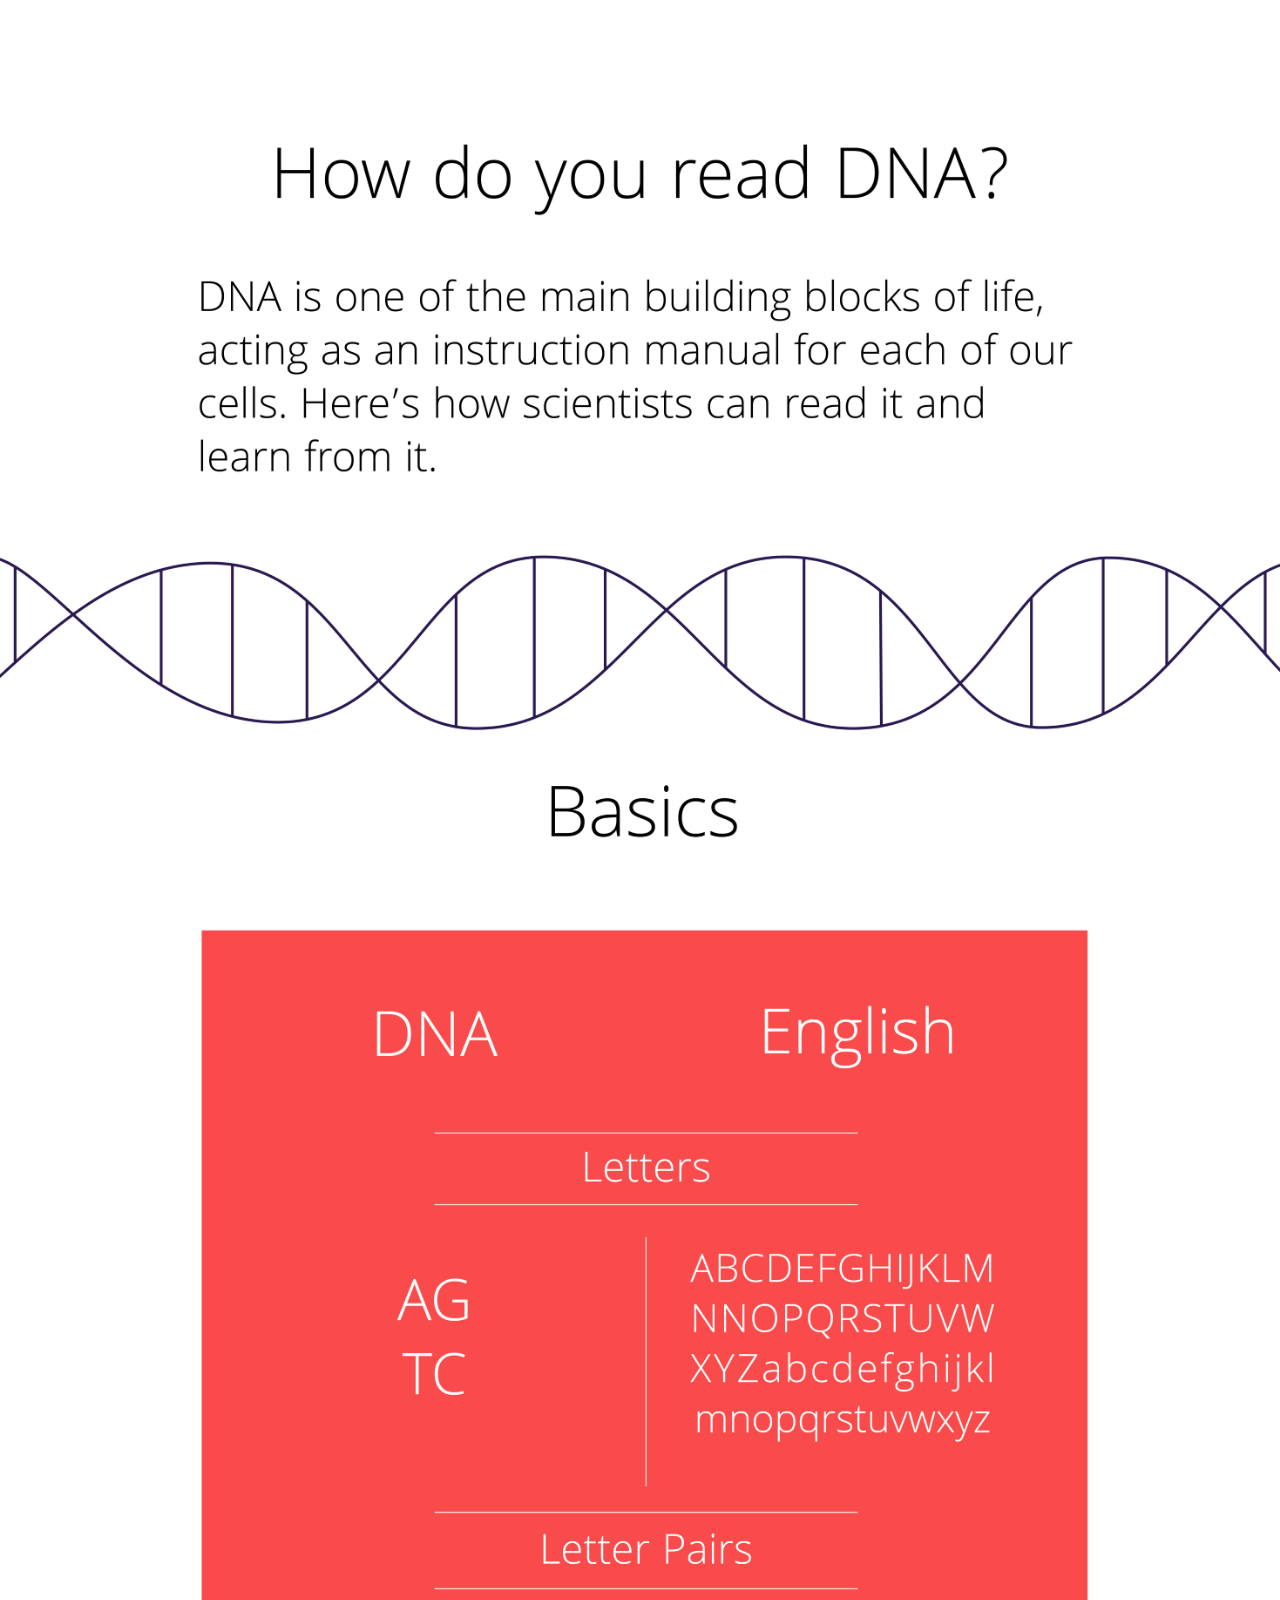
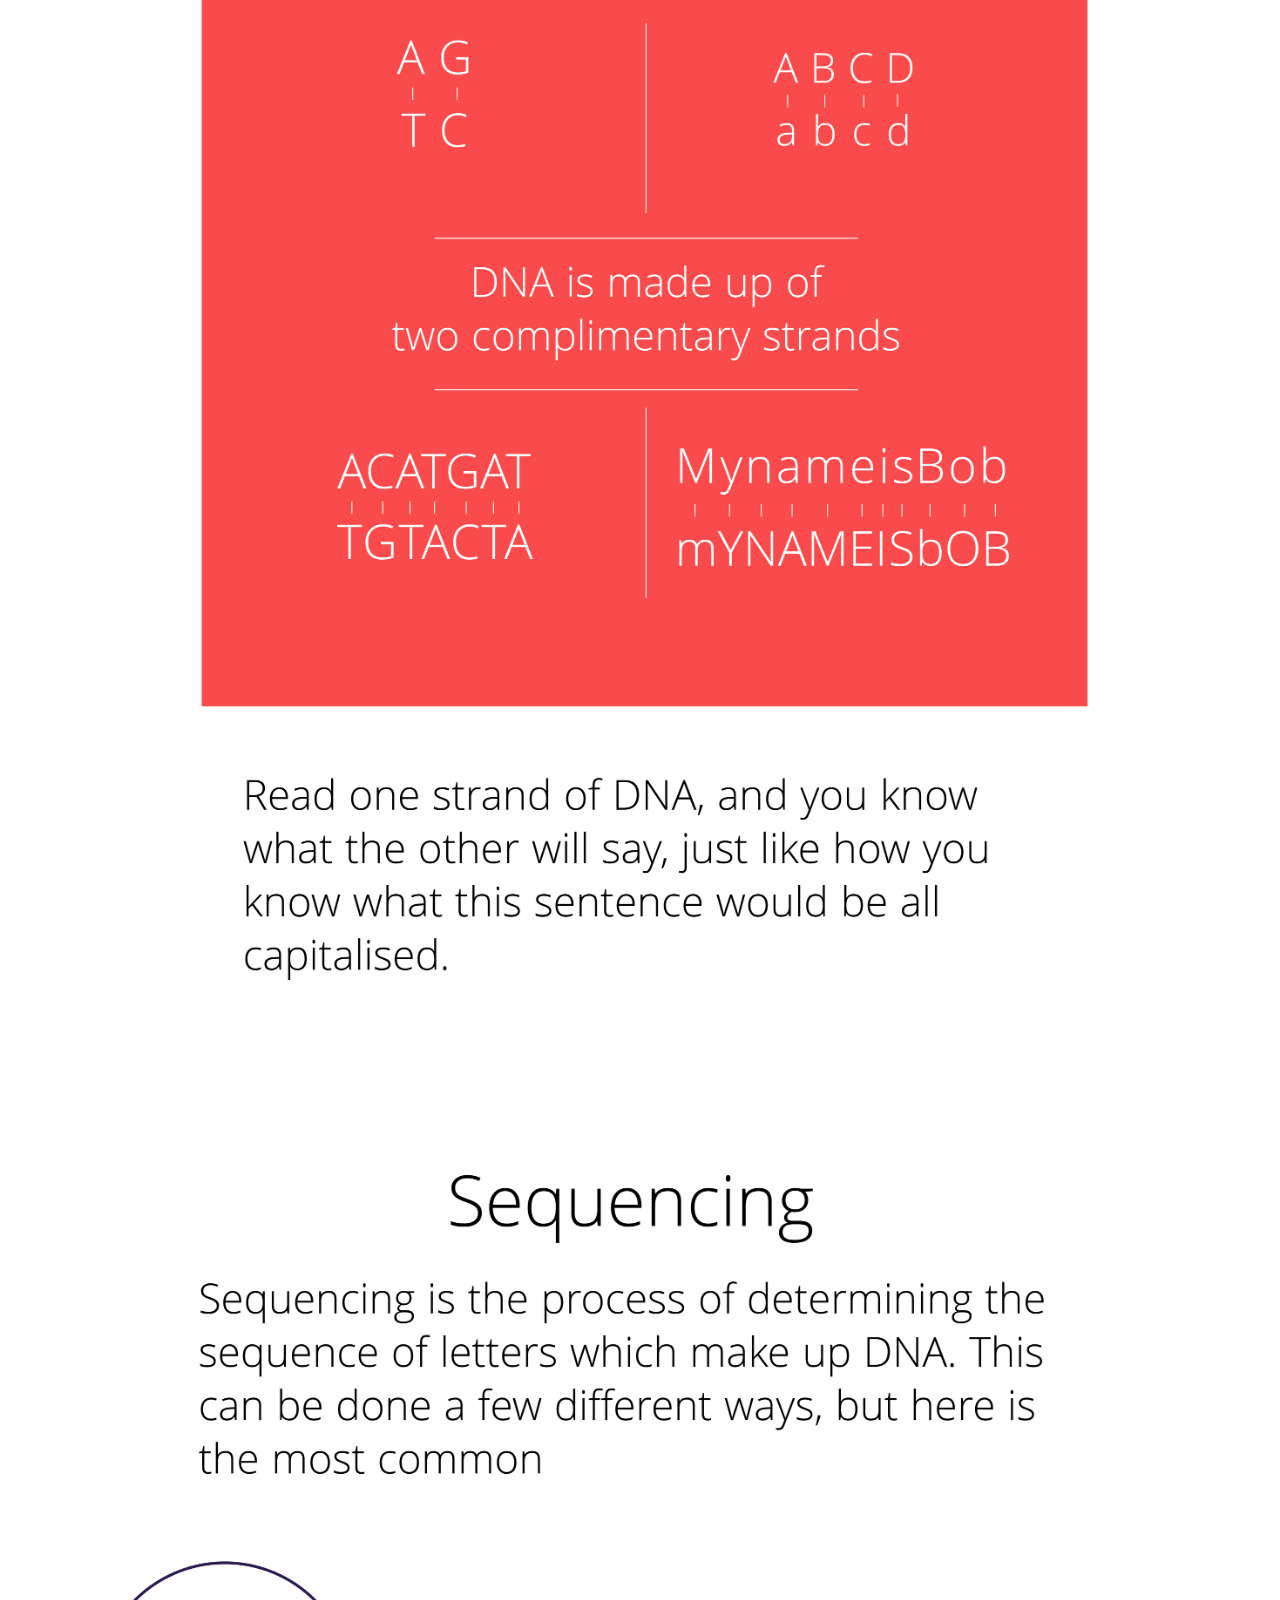
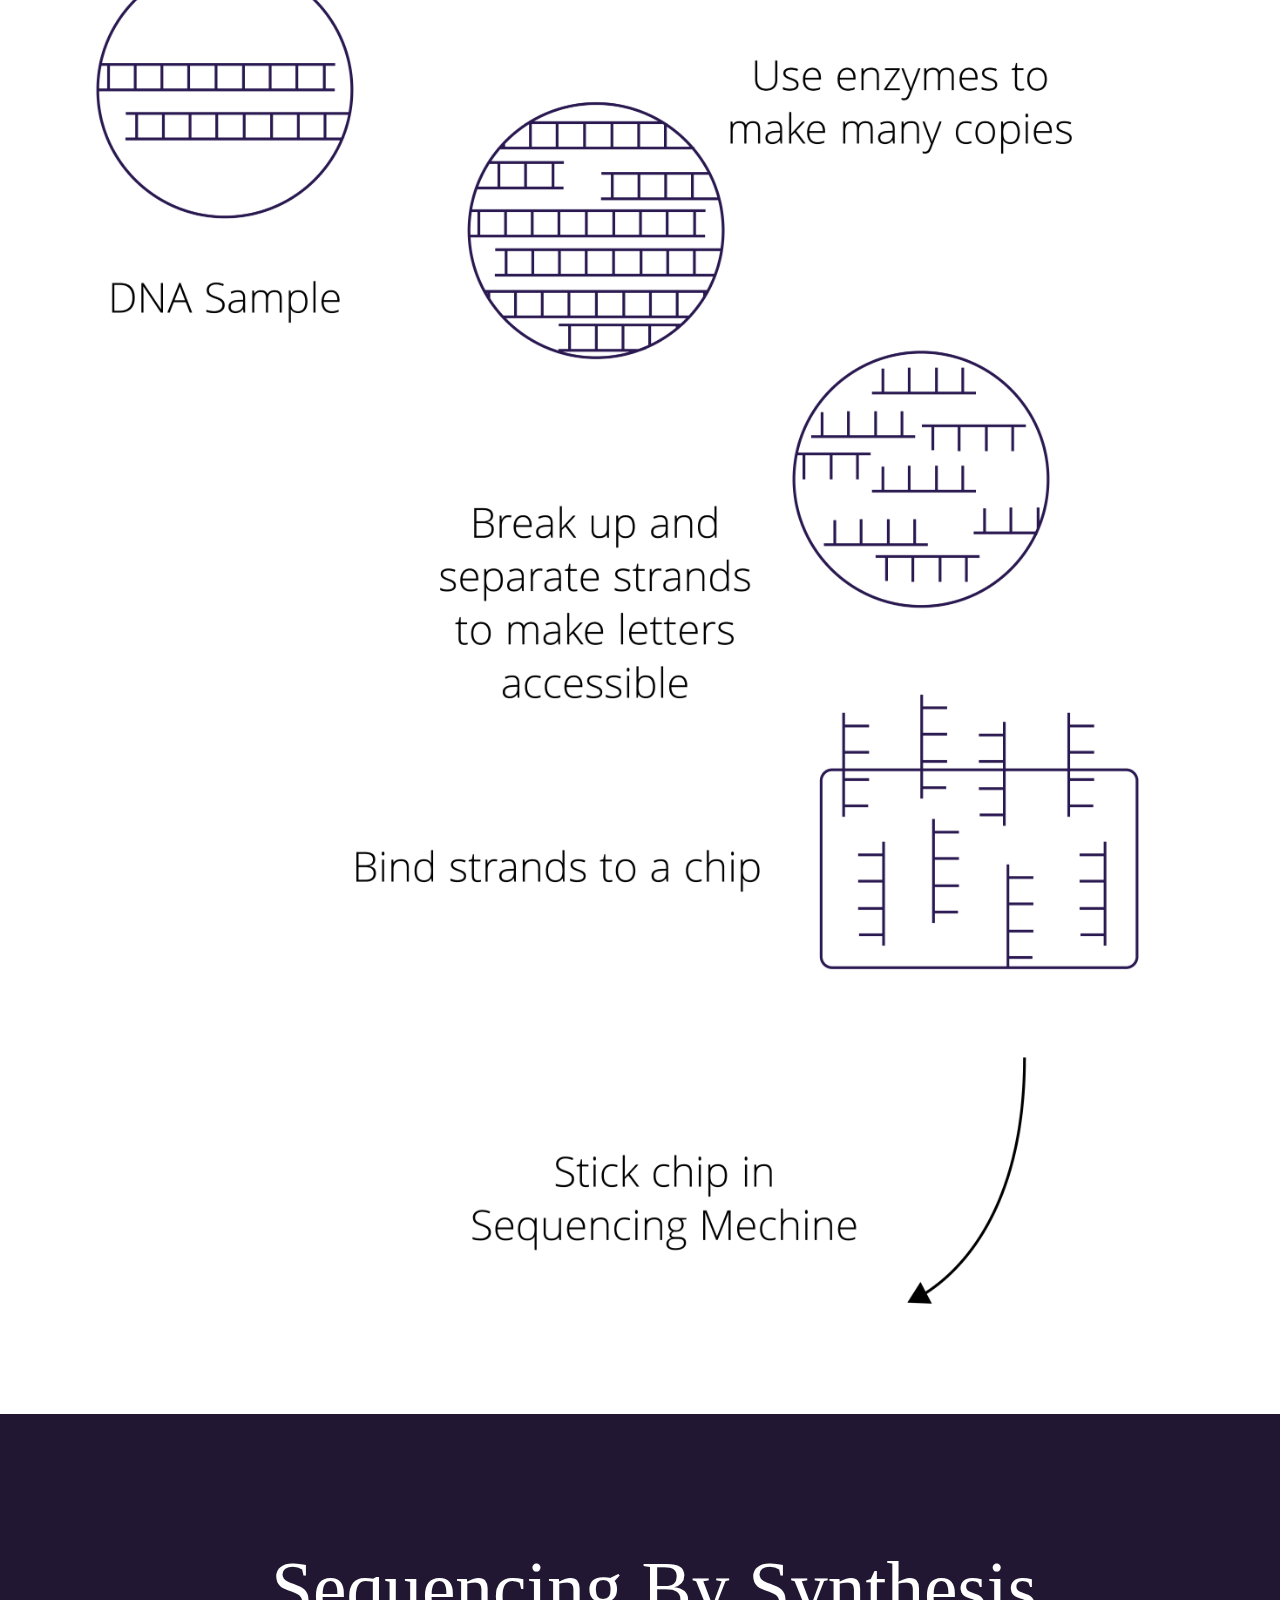
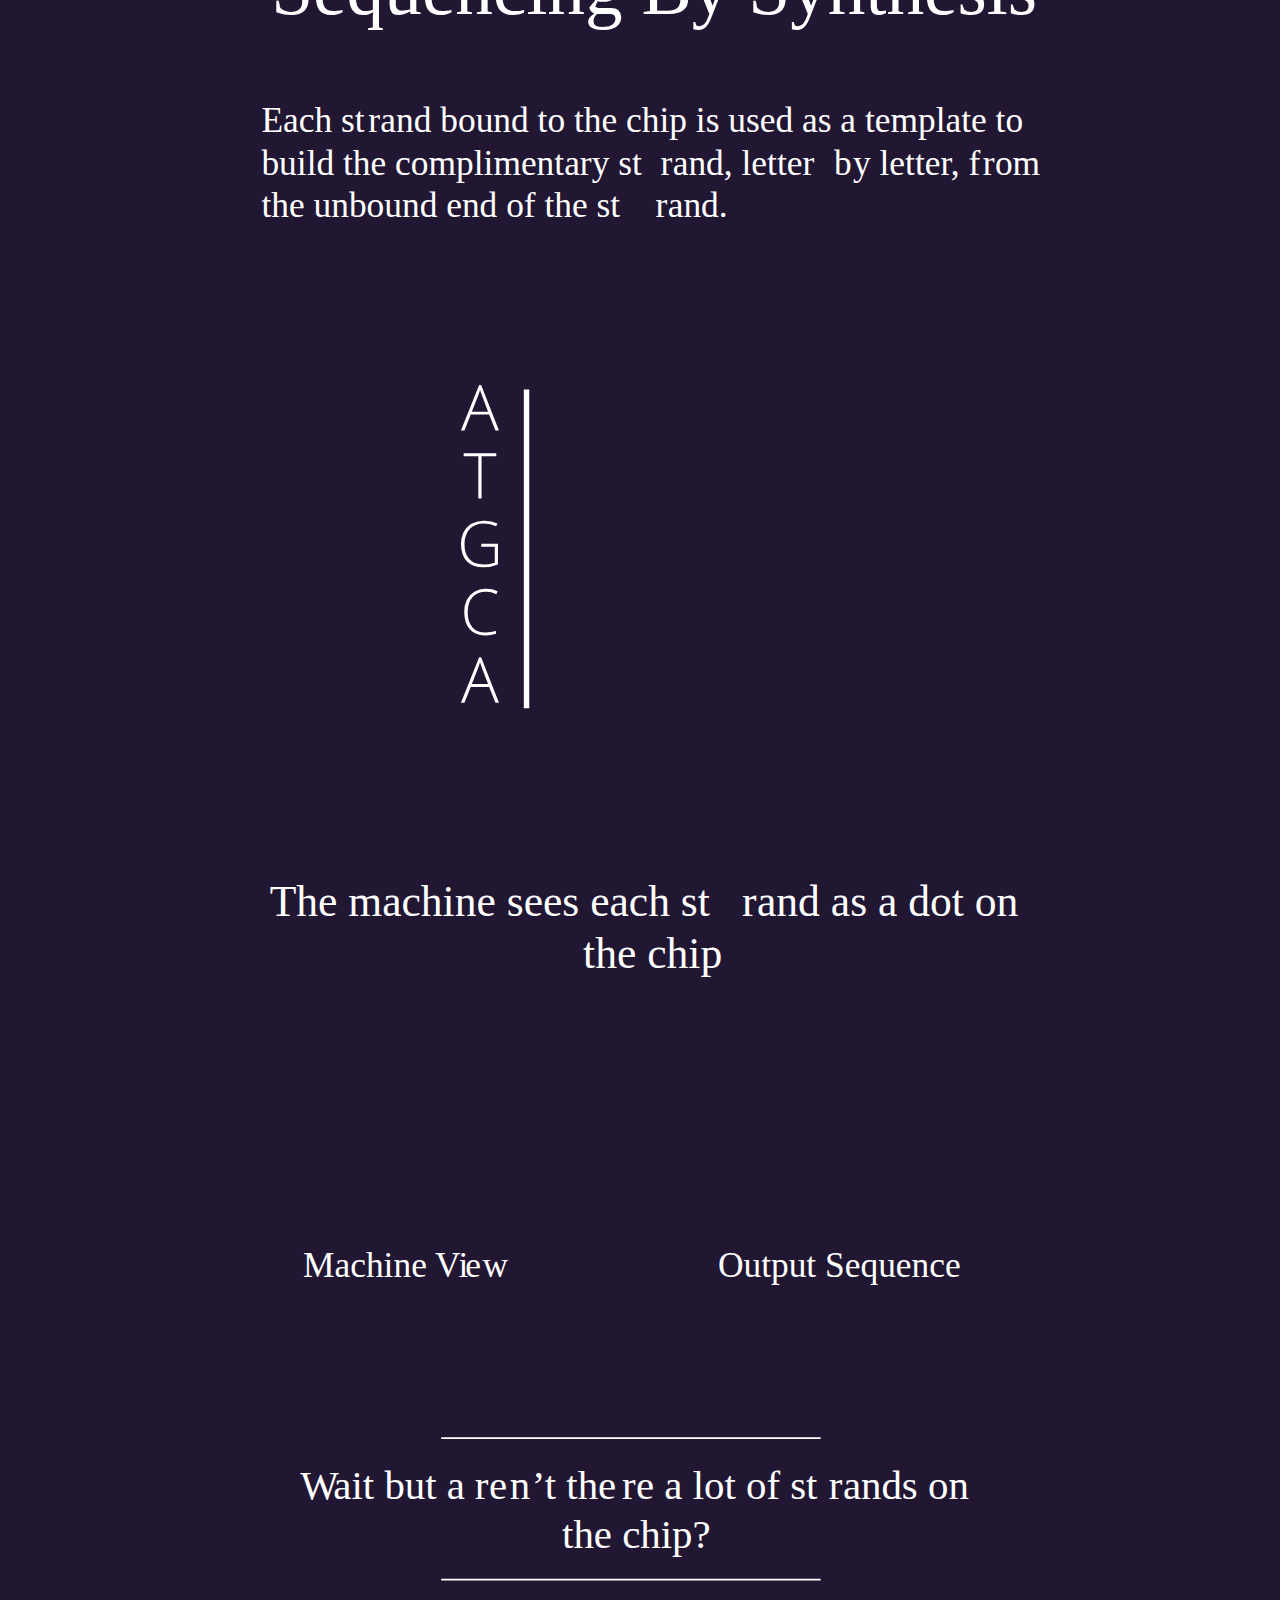
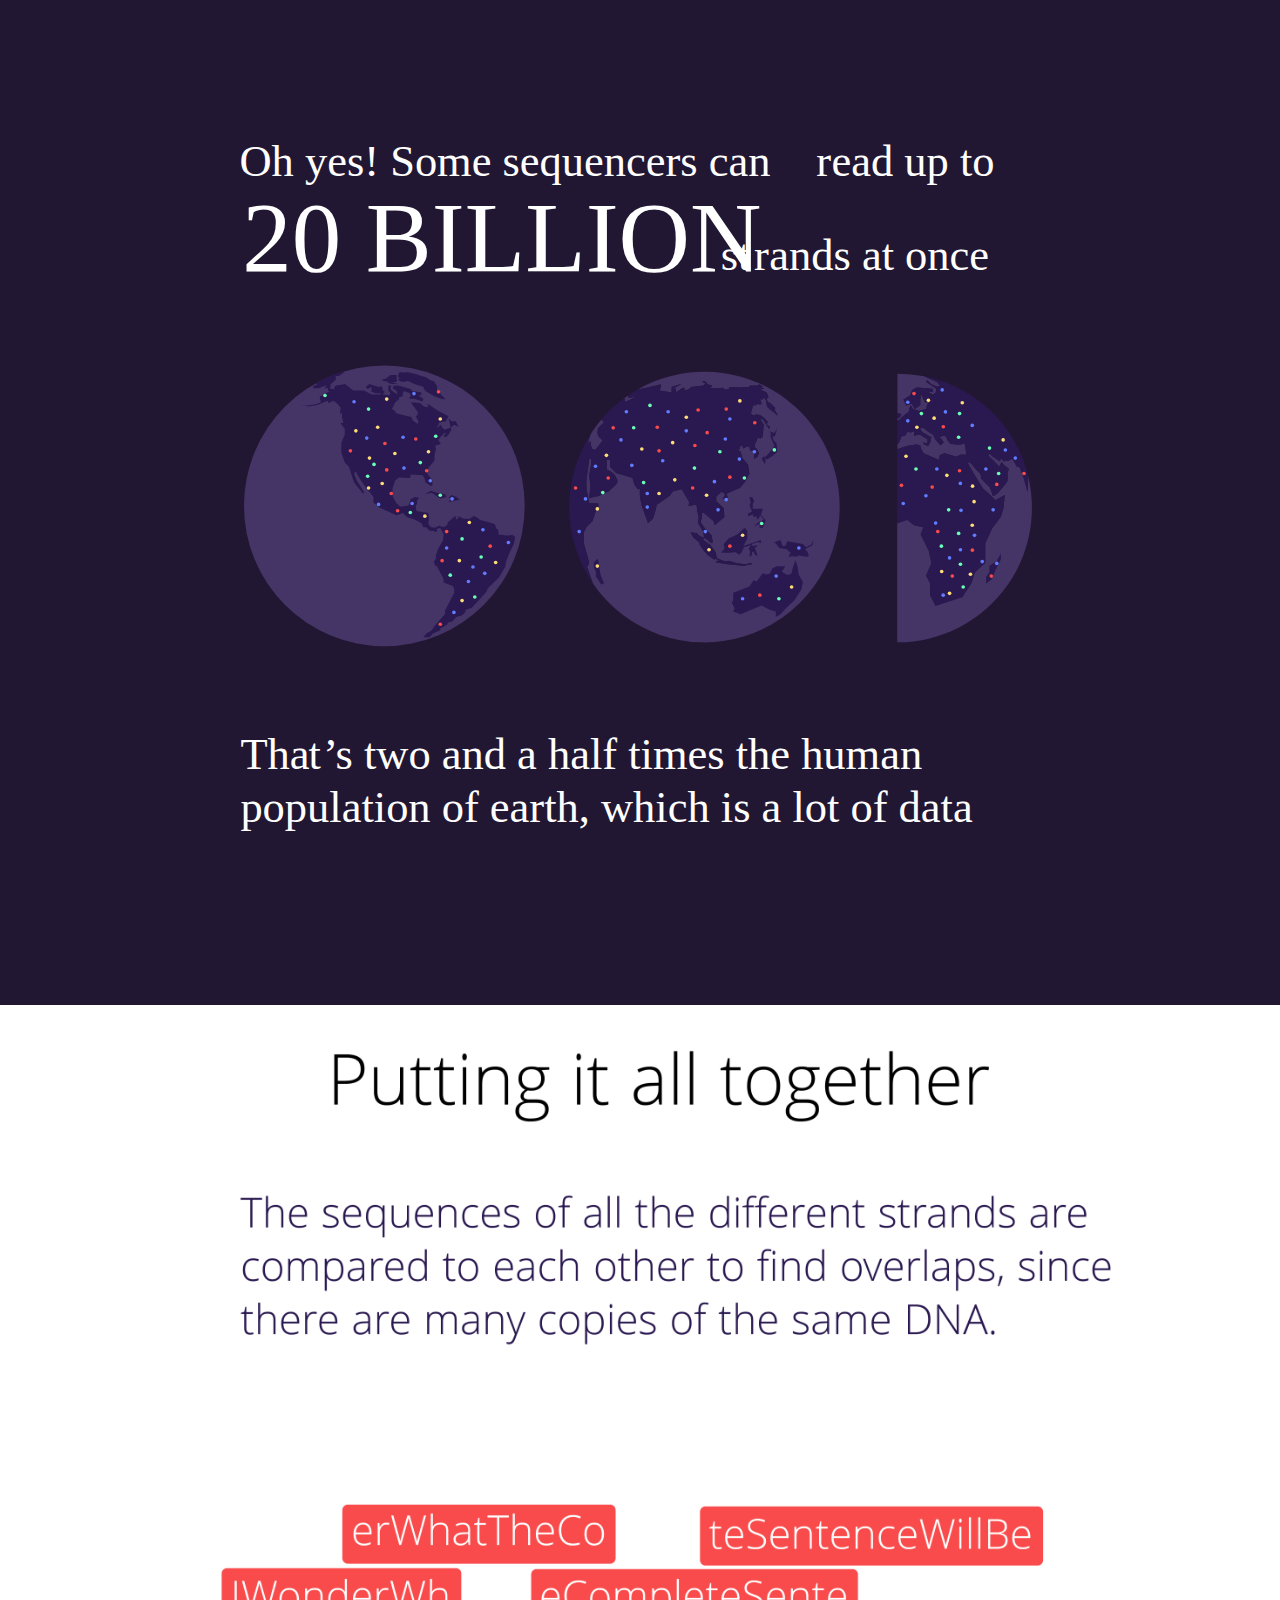
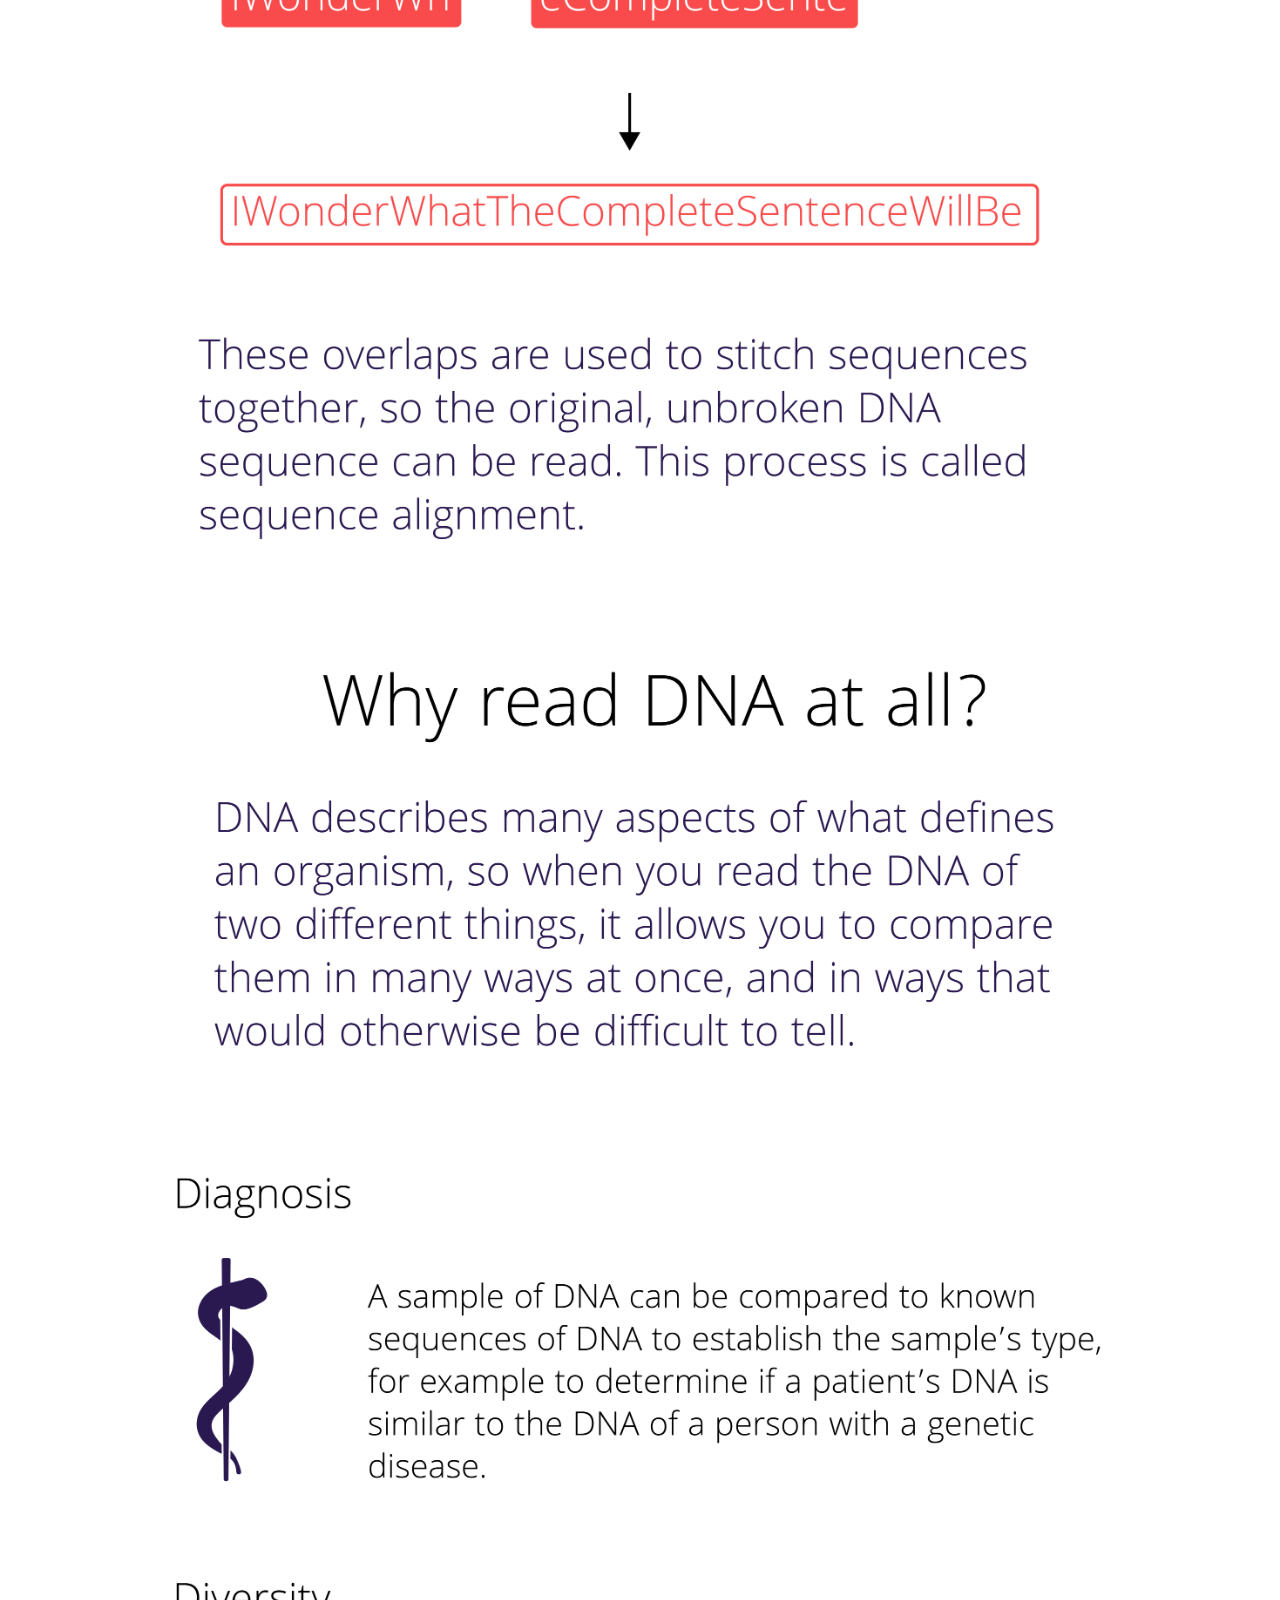
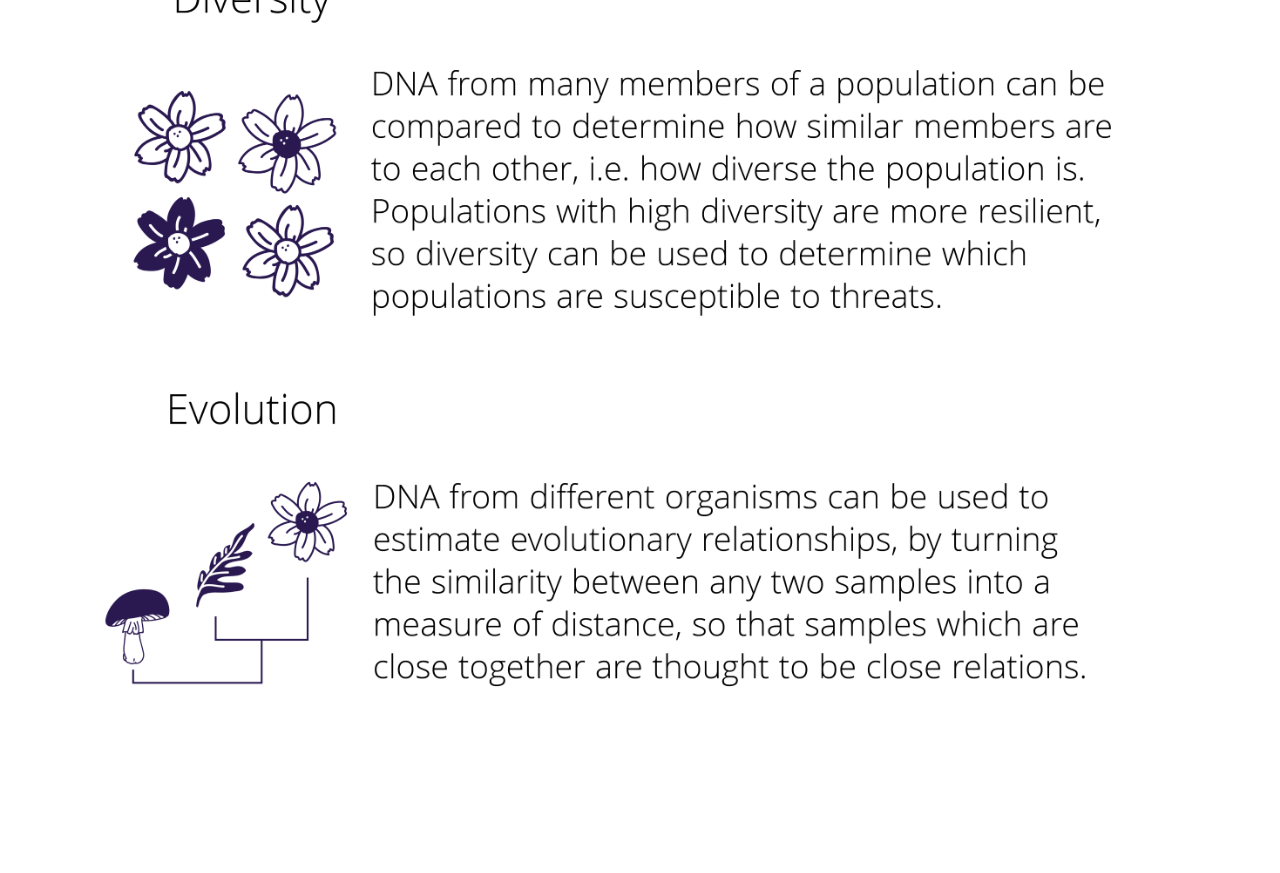
<file: dnaseq.html>
<!DOCTYPE html>
<html lang="en">
  <head>
    <meta charset="utf-8">
		<meta name="viewport" content="width=device-width, initial-scale=1">
    <title>DNA Sequencing Info</title>
		<link href="https://fonts.googleapis.com/css?family=Khula:300" rel="stylesheet">
		<script type="text/javascript" src="anime.min.js"></script>
		<style>
			html,body {
				width: 100%;
				margin: 0;
			}
		</style>
	</head>
	<body>
		<img id= "sec1" src="images/dna-1.png" alt="DNA sequencing info graphic" width="100%">
		<svg xmlns="http://www.w3.org/2000/svg" width="100%" viewBox="0 0 1410 3074">
			<defs><style>.cls-1{fill:#221733;}.cls-2{font-size:83px;}.cls-10,.cls-14,.cls-16,.cls-2,.cls-24,.cls-4,.cls-5{fill:#fff;}.cls-10,.cls-14,.cls-16,.cls-2,.cls-24,.cls-5{font-family:Khula-Light, Khula Light;font-weight:300;}.cls-3,.cls-9{fill:none;stroke:#fff;stroke-miterlimit:10;}.cls-3{stroke-width:6px;}.cls-5{font-size:39px;}.cls-6{letter-spacing:-0.02em;}.cls-7{letter-spacing:-0.02em;}.cls-8{letter-spacing:-0.02em;}.cls-9{stroke-width:2px;}.cls-10{font-size:45px;}.cls-11{letter-spacing:-0.02em;}.cls-12{letter-spacing:-0.02em;}.cls-13{letter-spacing:-0.01em;}.cls-14{font-size:48px;}.cls-15{letter-spacing:-0.02em;}.cls-16{font-size:49px;}.cls-17{letter-spacing:-0.02em;}.cls-18{fill:#453466;}.cls-19{fill:#2a1951;}.cls-20{fill:#69ffb7;}.cls-21{fill:#617dff;}.cls-22{fill:#f94b4b;}.cls-23{fill:#ffdd76;}.cls-24{font-size:109px;}.cls-25{letter-spacing:0.02em;}</style></defs><title>dna</title><g id="Layer_2" data-name="Layer 2"><rect class="cls-1" width="1410" height="3276"/></g><g id="Layer_1" data-name="Layer 1"><text class="cls-2" transform="translate(298.77 220.17)">Sequencing By Synthesis</text><line class="cls-3" x1="580" y1="634" x2="580" y2="985"/><path class="cls-4" d="M545.77,679.12l-6.94-17.59H518.54l-6.93,17.59h-3.87L527.8,629H530l19.64,50.09Zm-19-38.68-7,17.94h17.82l-6.78-18q-.84-2.05-2-5.88A58.56,58.56,0,0,1,526.81,640.44Z"/><path class="cls-4" d="M530.45,707.52v46.6h-3.53v-46.6H510.73v-3.3h35.95v3.3Z"/><path class="cls-4" d="M530.13,807.24V804h18.39v22.75a41.25,41.25,0,0,1-16.27,3.07q-11.79,0-18.1-6.65t-6.32-18.9A28.2,28.2,0,0,1,511,790.73a21.89,21.89,0,0,1,8.95-9.06,27.9,27.9,0,0,1,13.69-3.21,33.52,33.52,0,0,1,14.31,3l-1.4,3.14a31.63,31.63,0,0,0-13.46-3q-9.87,0-15.64,6.11t-5.79,16.41q0,11.24,5.48,16.93t16.17,5.71A31.35,31.35,0,0,0,545,824.8V807.24Z"/><path class="cls-4" d="M535.36,856.65q-9.4,0-14.79,6t-5.38,16.55q0,10.56,5.08,16.51t14.52,5.88A40.2,40.2,0,0,0,546.36,900v3.07A37.35,37.35,0,0,1,534,904.8q-10.47,0-16.54-6.77t-6.06-19a28.85,28.85,0,0,1,2.84-13.39,21.26,21.26,0,0,1,8.36-9,23.7,23.7,0,0,1,12.53-3.13,30,30,0,0,1,13.08,2.73l-1.4,3.15A25.29,25.29,0,0,0,535.36,856.65Z"/><path class="cls-4" d="M545.77,979.12l-6.94-17.59H518.54l-6.93,17.59h-3.87L527.8,929H530l19.64,50.09Zm-19-38.68-7,17.94h17.82l-6.78-18q-.84-2.05-2-5.88A58.56,58.56,0,0,1,526.81,940.44Z"/><text class="cls-5" transform="translate(333.8 1611.54)">Machine Vi<tspan class="cls-6" x="178.59" y="0">e</tspan><tspan x="197.82" y="0">w</tspan></text><text id="sqtxt1" class="cls-5" transform="translate(685.62 642.6)">• A n<tspan class="cls-7" x="77.88" y="0">e</tspan><tspan x="97.1" y="0">w letter is added, causing </tspan><tspan x="0" y="46.8" xml:space="preserve">the  colour-coded molecule </tspan><tspan x="0" y="93.6">attached to it to gl</tspan><tspan class="cls-7" x="299.59" y="93.6">o</tspan><tspan x="320.16" y="93.6">w</tspan></text><text class="cls-5" transform="translate(287.96 350.79)">Each st<tspan class="cls-6" x="117.59" y="0">r</tspan><tspan x="131" y="0">and bound to the chip is used as a template to </tspan><tspan x="0" y="46.8">build the complimentary st</tspan><tspan class="cls-7" x="439.66" y="46.8">r</tspan><tspan x="453.07" y="46.8">and, letter </tspan><tspan class="cls-8" x="630.75" y="46.8">b</tspan><tspan x="651.65" y="46.8">y letter, f</tspan><tspan class="cls-7" x="794.62" y="46.8">r</tspan><tspan x="808.03" y="46.8">om </tspan><tspan x="0" y="93.6">the unbound end of the st</tspan><tspan class="cls-7" x="434.14" y="93.6">r</tspan><tspan x="447.55" y="93.6">and.</tspan></text><text id="sqtxt2" class="cls-5" transform="translate(685.62 832.27)">• A snapshot is ta<tspan class="cls-7" x="285.06" y="0">k</tspan><tspan x="301.92" y="0">en to </tspan><tspan class="cls-8" x="397.74" y="0">r</tspan><tspan x="411.15" y="0">eco</tspan><tspan class="cls-7" x="469.67" y="0">r</tspan><tspan x="483.08" y="0">d </tspan><tspan x="0" y="46.8">the colour</tspan></text><g id="sqtxt3"><text class="cls-5" transform="translate(685.62 950.27)">• The gl<tspan class="cls-7" x="122.3" y="0">o</tspan><tspan x="142.87" y="0">wing molecule is </tspan><tspan class="cls-7" x="0" y="46.8">r</tspan><tspan x="13.41" y="46.8">em</tspan><tspan class="cls-8" x="65.44" y="46.8">o</tspan><tspan x="86" y="46.8">ved, and the cycle </tspan><tspan class="cls-7" x="389.29" y="46.8">r</tspan><tspan x="402.69" y="46.8">epeated </tspan></text><polyline class="cls-9" points="939 1064 1289 1064 1292.37 655 1249.91 655"/><polygon class="cls-4" points="1252.33 646.72 1238 655 1252.33 663.28 1252.33 646.72"/></g><text class="cls-10" transform="translate(330.67 1855.88)"><tspan class="cls-11">W</tspan><tspan x="36.56" y="0">ait but a</tspan><tspan class="cls-12" x="192.42" y="0">r</tspan><tspan x="207.89" y="0">e</tspan><tspan class="cls-13" x="230.91" y="0">n</tspan><tspan x="255.23" y="0">’t the</tspan><tspan class="cls-11" x="354.42" y="0">r</tspan><tspan x="369.89" y="0">e a lot of st</tspan><tspan class="cls-11" x="582.36" y="0">r</tspan><tspan x="597.83" y="0">ands on </tspan><tspan x="288.48" y="54">the chip?</tspan></text><text class="cls-14" transform="translate(297.03 1214.16)">The machine sees each st<tspan class="cls-15" x="520.37" y="0">r</tspan><tspan x="536.87" y="0">and as a dot on </tspan><tspan x="345.3" y="57.6">the chip</tspan></text><text class="cls-16" transform="translate(263.8 2161.62)">Oh yes! Some sequencers can <tspan class="cls-17" x="635.28" y="0">r</tspan><tspan x="652.12" y="0">ead up to </tspan></text><path class="cls-18" d="M578,2524.5A154.63,154.63,0,1,1,423.5,2370,154.5,154.5,0,0,1,578,2524.5Z"/><path class="cls-19" d="M567.57,2558.88,566,2566.6l-3.87,7.73-4.63,11.58-.77,5.41-7,12.36-12.36,11.59-1.54,3.86-6.18,6.95-10,10.82-7,2.32v2.31l-3.86,3.87-6.18,1.54-4.63,5.41-4.64.77-.77,2.32-7.73,4.63v1.55l-8.49,3.86-1.55,2.32-2.32,1.54h-6.18l3.87-4.63,4.63-2.32,3.09-3.86.77-1.55,11.59-13.13V2640l10-19.31V2616l-1.54-3.09-10-3.86v-3.86l-7.73-14.68h-1.54l-1.55-4.64,2.32-3.09V2579l2.32-6.95,5.4-9.27.78-6.95-3.87-7-3.86,1.55.77,2.32-1.54.77-3.09-1.55h-3.86l-3.87-3.86h-3.09l-.77-1.54-.77-2.32-3.86-2.32-6.18-3.09-6.18-1.54-4.64-4.64-7,2.32-19.31-8.5-6.18-5.41v-6.18l-9.27-11.58-7.73-11.59-2.32-4.64h-1.54v3.87l3.09,6.95,3.09,4.63,4.63,7.73-1.54.77-10-12.36-5.41-17-4.64-4.64L376,2466.18v-10.82l3.86-9.27v-6.18l-4.63-6.18,3.09-.77-1.55-5.41v-5.41l-2.31,1.55.77-7-3.09-3.87-4.64-3.86-5.4,2.32-1.55-2.32-10.81,4.64-10.05,1.54-9.27-1.54,7,.77,10.81-1.55,5.41-2.31-.77-2.32-.78-3.86,11.59-6.18h-2.32v-3.09h-3.86l2.32-3.09-3.09.77-5.41,2.32h-6.18v-2.32l5.41-2.32-2.89-.58a153.09,153.09,0,0,1,31.83-13.52l-.36,1-5.41,3.86-3.86.77v3.87l-6.18,5.4.77,1.55-1.54,2.32,3.09.77h2.32v-1.55l1.54-2.31,6.18-.78,3.86-.77,9.27,7h11.59l8.5,4.64h10v-1.55h-5.41l-4.63-1.54v-5.41l-4.64,2.32-1.54-2.32,3.86-3.09,4.64,1.55,5.4,1.54,3.87-.77.77,4.63,2.32,1.55-2.32,3.09,7.72.77.78-2.32-2.32-3.09V2392h3.09l-.77,3.86,3.09,3.09,4.63,3.09-.77-3.86-4.64-3.09,1.55-3.09h4.63l13.91,3.86,1.54,2.32,10.05,1.54v3.09h-3.87l6.18,3.86-.77,3.09-9.27-3.09h-3.86l-2.32-.77,2.32-1.54-.77-3.87-7-2.31-.77,2.31-.77,3.87h-3.09l-.77,3.09-3.87,3.09-3.86,7.72,2.32.77,3.09,3.87,16.22,3.86,1.55,3.86,5.4,3.86.78-3.09-3.09-5.4,2.31-1.55v-3.09l-7.72-10.81,10,.77,4.64,3.86,4.63.77-.77-3.86,11.59,7.73,11.58,6.18-3.09,5.4-6.95,1.55-3.09,6.18,4.64-3.86,1.54,3.09,2.32,2.31,6.95-2.31.77,2.31-3.09,5.41-3.09,3.09-2.31-1.54,2.31-2.32-.77-1.55-6.95,7v3.09l2.32,1.54-1.55,1.55-4.63,1.54.77,3.86-1.55,6.18v6.18l-7,8.5-.77,6.18,5.41,7v6.18H474.1l-5.41-3.86-.77-3.86-2.32-3.86-13.13-.78-.77,3.87-12.36-.78-1.55,1.55-2.32,1.54-3.09,9.27v7.73l3.87,7.72,4.63,4.64,9.27-1.55,2.32-7,4.63-2.32,4.64.78-2.32,3.09v3.86l-1.54,1.54.77,6.18,13.13,2.32.77,6.95-.77,5.41,3.09,3.09,3.86.77,5.41-2.31,4.64,1.54,3.86-2.32.77-3.09,6.95-6.18,2.32-.77-.77,2.32.77,1.54L505,2538v-2.32l5.41,3.09h6.95l4.63-3.09,3.09,1.55,3.87,3.09,9.27,2.31,6.95,2.32,1.54,4.64,2.32,1.54v5.41h3.86l4.64.77h3.09l3.86-.77Z"/><polygon class="cls-19" points="494.18 2428.32 496.5 2438.37 500.36 2435.28 505 2437.59 501.91 2431.41 497.27 2431.41 494.18 2428.32"/><polygon class="cls-19" points="491.09 2407.47 485.69 2406.69 477.96 2403.6 468.69 2398.2 467.15 2395.88 466.37 2393.56 456.33 2390.47 450.15 2387.38 447.06 2387.38 444.74 2388.15 440.88 2387.38 438.56 2385.84 440.11 2383.52 438.56 2382.75 438.56 2380.43 440.11 2377.34 443.2 2377.34 444.74 2378.11 447.06 2377.34 449.38 2377.34 458.65 2379.66 464.83 2381.97 468.69 2382.75 474.87 2386.61 477.96 2387.38 481.82 2393.56 481.05 2395.88 482.6 2398.2 484.91 2400.51 485.69 2402.06 491.09 2407.47"/><polygon class="cls-19" points="437.02 2388.15 437.02 2386.61 437.02 2383.52 437.02 2380.43 430.07 2380.43 425.43 2384.29 420.8 2385.84 422.34 2387.38 426.98 2387.38 426.98 2388.93 429.29 2389.7 431.61 2390.47 437.79 2390.47 433.93 2388.93 430.84 2388.15 437.02 2388.15"/><polygon class="cls-19" points="467.92 2511.75 475.64 2510.21 484.91 2516.39 491.87 2514.84 490.32 2511.75 481.05 2510.21 474.87 2507.89 467.92 2511.75"/><polygon class="cls-19" points="494.18 2520.25 506.54 2517.93 502.68 2514.84 497.27 2512.53 494.18 2515.62 496.5 2516.39 494.18 2520.25"/><path class="cls-18" d="M650.47,2453.36l-3,2.24,2.23-7.45L651,2445a147.9,147.9,0,0,1,11.47-15.4l3,2.94-6.71,6.71-.74,5.21,1.49,3.73,4.47,4.47-8.2,10.43-3.72-1.49-1.49-5.22Z"/><path class="cls-18" d="M688.46,2410.15l-.61-4.29c1.22-.89,2.44-1.76,3.68-2.62l-.09.21,1.49,2.23,8.2-2.23-6,3.72Z"/><path class="cls-18" d="M925,2526a149,149,0,0,1-271.9,84.27l-3.38-10.14-3-8.2,2.24-4.47-2.24-8.94L643,2565.86v-11.92l3-6,6.7-6.71,3-8.94,3.73-8.19-.75-2.24H649l-1.49-8.94-1.49-6.7v-10.43l3-22.35,2.23-1.49v6.7L649,2491.36l1.49,11.17L649,2515.94l10.43-2.23,11.17-5.22,8.94-8.19.75-3.73-3-6-4.47-3.72-4.47-2.24v-10.43h3.72v7.45l6.71,6.71,11.92,3.72,6,1.49,2.23,7.45,3.73,5.22,2.23-.75v8.94l2.24,10.43,3.72,10.43,3,8.2L719,2539l2.23-6,2.24-9.69,14.15-9.68,3.73-5.22,9.68-2.23,3.73,6.7,4.47,7.45-.75,4.47,7.45-1.49,1.49.75.75,6.7,1.49,6.71-.75,6,2.24,3.72,3.72,6.71.75,5.21h-2.24l-3-1.49-3-3-6.7-.74,3,5.21,6.7,6,.75,3,3.72,5.22,4.47,5.21,7.45,5.22L789,2583l3,1.49-2.24.75-1.49,1.49L801.7,2589l17.14,1.49,8.94-1.49.74-1.49-8.19,1.49-9.69-1.49-7.45-2.23h-6l-7.45-3-1.49-6.71-6-8.19-6.7-4.47-1.49-2.24,3-.74,6,5.21h2.23l-1.49-8.19-6.7-6.71-5.22-7.45,1.49-6.7v-3.73h2.24l10.43,8.94,1.49,4.47L798,2536.8l-.75-9.68-8.19-7.45v-5.22l5.21-5.21,3.73.74.74,3-2.23,3.73,3,1.49,2.23-3.73-1.49-2.23.75-1.49,14.15-6,5.22-6,5.21-9.69-1.49-9.68-4.47-5.22-2.23-3-1.49-6-2.24-1.49-1.49-1.49h3l-.74-1.49,3-3.72,1.49,4.47,3.72-2.24h3l.75,4.47h3l1.49,3v6l3-1.49,2.23-4.47-2.23-4.47-2.24-2.23v-3l3-7.45,3,.74,2.24-1.49.74-5.21.75-8.2-3.73-6,2.24-.74,2.23,3,5.22,8.19.74-2.23-3.72-3,1.49-2.24-4.47-5.21-4.47-3-.75.74-3-1.49-1.49,1.49h-2.23l-2.24-2.23,1.49-5.22.75-3.72h3l2.23-1.49,3,.74,1.49-1.49-1.49-3v-2.23l2.24,1.49,1.49-3,3,4.47v2.23l.74,3.73,2.24,2.23,7.45,6,1.49,1.49v-1.49l-3-4.47.74-2.23-5.21-5.22-3-1.49-1.49-3,2.23-2.23-2.23-5.22-3.73-1.49-3-2.23h4.47l-3.72-2.24h2.23l-3.72-3-2.24,1.49h-8.19l-2.24,2.24-4.47-.75-5.21.75-10.43-.75-1.49,2.24-5.22.74-.74-2.23-3.73.74H782.33l2.24-3-5.22-1.49-.74-1.49-3-2.23-2.24.74,3.73,2.24-2.24,2.23-13.41,1.49-3,3-4.47.75v-2.24l-1.49-.74-7.45,5.21-1.49-5.21L751,2390l-11.17,3.72v6l-13.41-2.23,1.49-3.73v-3l-15.65,3.73-10.08,2A149,149,0,0,1,925,2526Z"/><path class="cls-19" d="M856.09,2423.56v1.49l-1.49-1.49-7.45-6-2.24-2.23-.74-3.73v-2.23l-3-4.47-1.49,3-2.24-1.49v2.23l1.49,3-1.49,1.49-3-.74-2.23,1.49h-3l-.75,3.72-1.49,5.22,2.24,2.23h2.23l1.49-1.49,3,1.49.75-.74,4.47,3,4.47,5.21-1.49,2.24,3.72,3-.74,2.23-5.22-8.19-2.23-3-2.24.74,3.73,6-.75,8.2-.74,5.21-2.24,1.49-3-.74-3,7.45v3l2.24,2.23,2.23,4.47-2.23,4.47-3,1.49v-6l-1.49-3h-3l-.75-4.47h-3l-3.72,2.24-1.49-4.47-3,3.72.74,1.49h-3l1.49,1.49,2.24,1.49,1.49,6,2.23,3,4.47,5.22,1.49,9.68-5.21,9.69-5.22,6-14.15,6-.75,1.49,1.49,2.23-2.23,3.73-3-1.49,2.23-3.73-.74-3-3.73-.74-5.21,5.21v5.22l8.19,7.45.75,9.68-10.43,8.94-1.49-4.47-10.43-8.94h-2.24v3.73l-1.49,6.7,5.22,7.45,6.7,6.71,1.49,8.19h-2.23l-6-5.21-3,.74,1.49,2.24,6.7,4.47,6,8.19,1.49,6.71,7.45,3h6l7.45,2.23,9.69,1.49,8.19-1.49-.74,1.49-8.94,1.49L801.7,2589l-13.41-2.23,1.49-1.49,2.24-.75-3-1.49-2.24.75-7.45-5.22-4.47-5.21-3.72-5.22-.75-3-6.7-6-3-5.21,6.7.74,3,3,3,1.49h2.24l-.75-5.21-3.72-6.71-2.24-3.72.75-6-1.49-6.71-.75-6.7-1.49-.75-7.45,1.49.75-4.47-4.47-7.45-3.73-6.7-9.68,2.23-3.73,5.22-14.15,9.68-2.24,9.69-2.23,6-5.22,4.47-3-8.2-3.72-10.43-2.24-10.43v-8.94l-2.23.75-3.73-5.22-2.23-7.45-6-1.49-11.92-3.72-6.71-6.71v-7.45h-3.72v10.43l4.47,2.24,4.47,3.72,3,6-.75,3.73-8.94,8.19-11.17,5.22L649,2515.94l1.49-13.41L649,2491.36l2.23-12.67V2472l-2.23,1.49-3,22.35v10.43l1.49,6.7,1.49,8.94h9.68l.75,2.24-3.73,8.19-3,8.94L646,2548l-3,6v11.92l3.72,12.66,2.24,8.94-2.24,4.47,3,8.2,3.38,10.14A149.09,149.09,0,0,1,651,2445l-1.23,3.19-2.23,7.45,3-2.24v3l1.49,5.22,3.72,1.49,8.2-10.43-4.47-4.47-1.49-3.73.74-5.21,6.71-6.71-3-2.94a150,150,0,0,1,25.43-23.7l.61,4.29,6.71-3,6-3.72-8.2,2.23-1.49-2.23.09-.21q5.19-3.59,10.69-6.71l10.08-2,15.65-3.73v3l-1.49,3.73,13.41,2.23v-6L751,2390l-7.45,4.47,1.49,5.21,7.45-5.21,1.49.74v2.24l4.47-.75,3-3,13.41-1.49,2.24-2.23-3.73-2.24,2.24-.74,3,2.23.74,1.49,5.22,1.49-2.24,3h10.43l3.73-.74.74,2.23,5.22-.74,1.49-2.24,10.43.75,5.21-.75,4.47.75,2.24-2.24h8.19l2.24-1.49,3.72,3h-2.23l3.72,2.24h-4.47l3,2.23,3.73,1.49,2.23,5.22-2.23,2.23,1.49,3,3,1.49,5.21,5.22-.74,2.23Z"/><polygon class="cls-19" points="797.23 2566.6 802.45 2560.64 812.13 2556.17 820.33 2548.72 823.31 2552.45 823.31 2560.64 818.84 2568.84 838.21 2562.13 838.21 2565.86 835.23 2564.37 827.78 2566.6 829.27 2568.84 835.23 2568.09 831.5 2571.07 834.48 2579.27 832.25 2579.27 830.01 2574.8 828.52 2575.54 827.78 2580.01 825.54 2580.01 826.29 2574.8 824.8 2571.82 827.03 2568.09 819.58 2570.33 816.6 2576.29 814.37 2578.52 809.9 2575.54 804.68 2576.29 794.25 2576.29 797.98 2571.82 797.23 2566.6"/><polygon class="cls-19" points="852.36 2565.11 859.81 2562.13 862.05 2568.84 865.03 2568.84 867.26 2563.62 884.4 2566.6 888.12 2570.33 893.34 2567.35 896.32 2562.13 894.83 2568.09 886.63 2572.56 889.61 2575.54 891.1 2580.01 888.12 2580.76 879.93 2579.27 876.95 2580.76 873.22 2580.01 868.75 2580.76 869.5 2578.52 870.99 2576.29 866.52 2572.56 858.32 2571.07 854.6 2565.86 852.36 2565.11"/><polygon class="cls-19" points="830.76 2547.23 836.72 2544.25 836.72 2548.72 840.44 2548.72 843.42 2540.53 841.19 2538.29 838.21 2533.82 840.44 2527.86 835.23 2527.86 829.27 2527.86 829.27 2522.65 830.76 2518.92 828.52 2515.2 825.54 2515.2 827.03 2521.16 825.54 2524.14 828.52 2530.84 824.05 2533.08 824.05 2536.06 829.27 2533.82 830.01 2536.8 833.74 2536.06 833.74 2539.78 835.97 2538.29 837.46 2534.57 841.19 2539.78 837.46 2542.76 835.23 2542.76 830.76 2547.23"/><polygon class="cls-19" points="842.68 2478.69 838.95 2472.73 841.19 2470.5 843.42 2470.5 850.13 2463.05 853.11 2458.58 850.13 2451.87 848.64 2448.15 849.38 2445.91 847.89 2442.19 850.13 2443.68 853.11 2444.42 856.09 2439.21 853.85 2447.4 850.87 2448.89 852.36 2452.62 855.34 2455.6 856.09 2461.56 856.09 2465.28 850.87 2469.75 844.91 2473.48 842.68 2471.99 843.42 2474.97 842.68 2478.69"/><polygon class="cls-19" points="807.66 2641.1 815.86 2644.08 838.95 2634.4 847.15 2638.87 854.6 2641.1 854.6 2647.06 859.81 2644.08 866.52 2636.63 874.71 2629.18 882.91 2616.52 884.4 2608.32 879.93 2600.87 878.44 2591.19 876.2 2584.48 873.22 2593.42 871.73 2599.38 867.26 2600.87 861.3 2597.15 865.03 2591.19 856.09 2591.19 850.87 2593.42 847.89 2599.38 843.42 2600.13 840.44 2598.64 833.74 2607.58 830.01 2606.83 825.54 2613.54 807.66 2620.24 807.66 2628.44 806.17 2631.42 809.15 2637.38 807.66 2641.1"/><polygon class="cls-19" points="654.19 2592.68 654.19 2586.72 658.66 2582.99 660.15 2592.68 661.64 2600.87 665.37 2609.81 662.39 2611.3 656.43 2602.36 656.43 2597.15 654.19 2592.68"/><path class="cls-18" d="M1025.56,2390.47l6.66,3,3.7-.74-3.7-4.44-14.2-6.39a148.16,148.16,0,0,0-29.09-2.86h-.37v43.29l4.44,1.48-2.22,3.7h-2.22v3.3l1.48-.34,3.7-3.7,8.14-6.66-.74-2.22,2.22-3.7,2.22,3.7,6.66,2.22,8.14-2.22.74-4.44,2.22-3h-4.44l-4.44-9.62-.74,7.4v5.18l-5.92,4.44-3.7-5.92-5.92,2.22-3-6.66,7.4-4.44,2.22-5.92,5.18-3,17,1.48.74,3.7h-5.18l5.18,3,3-2.22.74-4.44-11.1-7.4.74-2.22Zm37,65.12-3.7,1.48h-5.18l-6.66-.74-3.7-4.44-.74-3.7-3.7-.74-3.7,1.48,2.22,2.22,2.22,3.7-3.7,3-5.18-5.92-3-5.92-5.18-3-5.18-4.44-4.44.74,3.7,4.44,10.36,5.92h-2.22l.74,3-3,5.92-4.44-1.48-1.48-2.22,5.18.74v-4.44L1013,2446l-5.92,1.48v-5.18l-3.7,1.48-3.7-.74-2.22,3.7-4.44,1.48-2.22,5.92-2.22,2.78v5.32l10.36-3.66,10.36-1.48,4.44.74.74,3.7,3,5.18,17,7.4.74-5.18,5.18-2.22,13.32,3.7,4.44-2.22h6.66Zm64.84,19,4.72,15.74v19.24l-4.44-15.54-4.44-11.84-3-.74-5.18-8.88-3.7,2.22-5.92.74-2.22-3-2.22,3-8.14-5.92-3-3-.74,3,11.84,11.84,2.22-5.18,3,3.7,5.18,3.7-1.48,4.44V2497l-3,4.44-7.4,8.88-3.7,3h-2.22l-3-8.88-9.62-9.62-.74-5.18-3.7-3.7-8.14-9.62-2.22,1.48,5.92,10.36,6.66,11.1,4.44,6.66,4.44,3.7,8.88,8.88,10.36-5.92-1.48,14.8-3,9.62-9.62,12.58-7.4,16.28v21.46l-11.84,11.1-3,10.36-10.36,16.28-29.6,9.62-5.92-11.84v-12.58l-4.44-8.88,5.92-13.32-3-14.06-8.88-17.76,3-8.14-10.36-2.22-7.4-5.92-11.1,3.7V2675h.37a148.1,148.1,0,0,0,138.47-200.37Z"/><path class="cls-19" d="M1132.12,2490.37v19.24l-4.44-15.54-4.44-11.84-3-.74-5.18-8.88-3.7,2.22-5.92.74-2.22-3-2.22,3-8.14-5.92-3-3-.74,3,11.84,11.84,2.22-5.18,3,3.7,5.18,3.7-1.48,4.44V2497l-3,4.44-7.4,8.88-3.7,3h-2.22l-3-8.88-9.62-9.62-.74-5.18-3.7-3.7-8.14-9.62-2.22,1.48,5.92,10.36,6.66,11.1,4.44,6.66,4.44,3.7,8.88,8.88,10.36-5.92-1.48,14.8-3,9.62-9.62,12.58-7.4,16.28v21.46l-11.84,11.1-3,10.36-10.36,16.28-29.6,9.62-5.92-11.84v-12.58l-4.44-8.88,5.92-13.32-3-14.06-8.88-17.76,3-8.14-10.36-2.22-7.4-5.92-11.1,3.7v-81.44l10.36-3.66,10.36-1.48,4.44.74.74,3.7,3,5.18,17,7.4.74-5.18,5.18-2.22,13.32,3.7,4.44-2.22h6.66l-2.22-12.58-3.7,1.48h-5.18l-6.66-.74-3.7-4.44-.74-3.7-3.7-.74-3.7,1.48,2.22,2.22,2.22,3.7-3.7,3-5.18-5.92-3-5.92-5.18-3-5.18-4.44-4.44.74,3.7,4.44,10.36,5.92h-2.22l.74,3-3,5.92-4.44-1.48-1.48-2.22,5.18.74v-4.44L1013,2446l-5.92,1.48v-5.18l-3.7,1.48-3.7-.74-2.22,3.7-4.44,1.48-2.22,5.92-2.22,2.78v-26.12l1.48-.34,3.7-3.7,8.14-6.66-.74-2.22,2.22-3.7,2.22,3.7,6.66,2.22,8.14-2.22.74-4.44,2.22-3h-4.44l-4.44-9.62-.74,7.4v5.18l-5.92,4.44-3.7-5.92-5.92,2.22-3-6.66,7.4-4.44,2.22-5.92,5.18-3,17,1.48.74,3.7h-5.18l5.18,3,3-2.22.74-4.44-11.1-7.4.74-2.22,4.44,4.44,6.66,3,3.7-.74-3.7-4.44-14.2-6.39a148.23,148.23,0,0,1,109.38,92.77Z"/><polygon class="cls-19" points="1086.24 2610.25 1092.16 2605.81 1097.35 2593.97 1102.53 2583.61 1102.53 2576.95 1098.09 2585.09 1089.94 2591.01 1089.94 2597.67 1086.24 2602.85 1086.24 2610.25"/><polygon class="cls-19" points="993 2423.77 990.78 2427.47 988.57 2427.47 988.57 2422.29 993 2423.77"/><g id="DOTS"><circle class="cls-20" cx="485" cy="2513" r="2"/><circle class="cls-20" cx="480" cy="2448" r="2"/><circle class="cls-21" cx="445" cy="2483" r="2"/><circle class="cls-21" cx="390" cy="2410" r="2"/><circle class="cls-21" cx="560" cy="2565" r="2"/><circle class="cls-21" cx="492" cy="2571" r="2"/><circle class="cls-22" cx="426" cy="2485" r="2"/><circle class="cls-22" cx="458" cy="2451" r="2"/><circle class="cls-22" cx="485" cy="2655" r="2"/><circle class="cls-23" cx="421" cy="2500" r="2"/><circle class="cls-23" cx="416" cy="2438" r="2"/><circle class="cls-23" cx="517" cy="2543" r="2"/><circle class="cls-23" cx="546" cy="2587" r="2"/><circle class="cls-21" cx="1039" cy="2623" r="2"/><circle class="cls-21" cx="1073.48" cy="2557.1" r="2"/><circle class="cls-22" cx="1092" cy="2602" r="2"/><circle class="cls-22" cx="1071.12" cy="2573.42" r="2"/><circle class="cls-22" cx="1049" cy="2602" r="2"/><circle class="cls-23" cx="1037.32" cy="2596.96" r="2"/><circle class="cls-23" cx="1046" cy="2621" r="2"/><circle class="cls-23" cx="1069" cy="2600" r="2"/><circle class="cls-23" cx="998" cy="2470" r="2"/><circle class="cls-21" cx="1058.61" cy="2529.6" r="2"/><circle class="cls-23" cx="1029" cy="2428" r="2"/><circle class="cls-21" cx="1032" cy="2484" r="2"/><circle class="cls-20" cx="1037" cy="2569" r="2"/><circle class="cls-23" cx="1060" cy="2411" r="2"/><circle class="cls-23" cx="1010" cy="2438" r="2"/><circle class="cls-21" cx="1118.44" cy="2472.04" r="2"/><circle class="cls-22" cx="1098" cy="2501" r="2"/><circle class="cls-23" cx="1071.32" cy="2502.96" r="2"/><circle class="cls-20" cx="1090" cy="2461" r="2"/><circle class="cls-21" cx="1086" cy="2484" r="2"/><circle class="cls-23" cx="1043" cy="2491" r="2"/><circle class="cls-21" cx="1041.48" cy="2421.1" r="2"/><circle class="cls-22" cx="1006.85" cy="2400.98" r="2"/><circle class="cls-20" cx="412" cy="2479" r="2"/><circle class="cls-20" cx="509" cy="2561" r="2"/><circle class="cls-20" cx="463" cy="2477" r="2"/><circle class="cls-20" cx="358" cy="2403" r="2"/><circle class="cls-21" cx="474" cy="2497" r="2"/><circle class="cls-21" cx="454" cy="2522" r="2"/><circle class="cls-21" cx="498" cy="2517" r="2"/><circle class="cls-21" cx="516" cy="2608" r="2"/><circle class="cls-21" cx="404" cy="2450" r="2"/><circle class="cls-21" cx="444" cy="2449" r="2"/><circle class="cls-21" cx="417" cy="2523" r="2"/><circle class="cls-21" cx="500" cy="2642" r="2"/><circle class="cls-21" cx="534" cy="2599" r="2"/><circle class="cls-21" cx="521" cy="2592" r="2"/><circle class="cls-21" cx="456" cy="2401" r="2"/><circle class="cls-21" cx="532" cy="2551" r="2"/><circle class="cls-22" cx="431" cy="2511" r="2"/><circle class="cls-22" cx="487" cy="2585" r="2"/><circle class="cls-22" cx="492" cy="2553" r="2"/><circle class="cls-22" cx="540" cy="2569" r="2"/><circle class="cls-22" cx="386" cy="2464" r="2"/><circle class="cls-20" cx="452" cy="2532" r="2"/><circle class="cls-20" cx="496" cy="2601" r="2"/><circle class="cls-20" cx="530" cy="2581" r="2"/><circle class="cls-20" cx="406" cy="2418" r="2"/><circle class="cls-20" cx="405" cy="2492" r="2"/><circle class="cls-23" cx="407" cy="2472" r="2"/><circle class="cls-23" cx="406" cy="2505" r="2"/><circle class="cls-23" cx="426" cy="2407" r="2"/><circle class="cls-23" cx="435" cy="2467" r="2"/><circle class="cls-23" cx="472" cy="2465" r="2"/><circle class="cls-23" cx="509" cy="2629" r="2"/><circle class="cls-23" cx="506" cy="2585" r="2"/><circle class="cls-23" cx="468" cy="2536" r="2"/><circle class="cls-23" cx="392" cy="2442" r="2"/><circle class="cls-23" cx="485" cy="2429" r="2"/><circle class="cls-20" cx="820" cy="2494" r="2"/><circle class="cls-21" cx="713" cy="2511" r="2"/><circle class="cls-21" cx="690" cy="2421" r="2"/><circle class="cls-21" cx="638" cy="2553" r="2"/><circle class="cls-21" cx="730" cy="2475" r="2"/><circle class="cls-21" cx="656" cy="2481" r="2"/><circle class="cls-21" cx="645" cy="2517" r="2"/><circle class="cls-21" cx="787" cy="2498" r="2"/><circle class="cls-22" cx="670" cy="2494" r="2"/><circle class="cls-23" cx="658" cy="2528" r="2"/><circle class="cls-23" cx="741" cy="2455" r="2"/><circle class="cls-23" cx="707" cy="2462" r="2"/><circle class="cls-23" cx="668" cy="2469" r="2"/><circle class="cls-21" cx="831" cy="2465" r="2"/><circle class="cls-21" cx="880" cy="2571" r="2"/><circle class="cls-21" cx="777" cy="2553" r="2"/><circle class="cls-21" cx="791" cy="2529" r="2"/><circle class="cls-21" cx="814.48" cy="2473.1" r="2"/><circle class="cls-21" cx="818" cy="2627" r="2"/><circle class="cls-22" cx="779" cy="2444" r="2"/><circle class="cls-22" cx="804" cy="2493" r="2"/><circle class="cls-20" cx="839" cy="2544" r="2"/><circle class="cls-23" cx="726" cy="2511" r="2"/><circle class="cls-21" cx="684" cy="2452" r="2"/><circle class="cls-22" cx="675.49" cy="2438.69" r="2"/><circle class="cls-22" cx="724" cy="2438" r="2"/><circle class="cls-20" cx="698.05" cy="2438.63" r="2"/><circle class="cls-23" cx="743.32" cy="2495.96" r="2"/><circle class="cls-23" cx="872" cy="2614" r="2"/><circle class="cls-20" cx="765" cy="2483" r="2"/><circle class="cls-20" cx="709" cy="2499" r="2"/><circle class="cls-20" cx="858" cy="2627" r="2"/><circle class="cls-22" cx="763" cy="2505" r="2"/><circle class="cls-22" cx="765.45" cy="2458.09" r="2"/><circle class="cls-23" cx="658" cy="2591" r="2"/><circle class="cls-21" cx="1082" cy="2586" r="2"/><circle class="cls-21" cx="1058" cy="2573" r="2"/><circle class="cls-21" cx="995" cy="2522" r="2"/><circle class="cls-21" cx="1098" cy="2588" r="2"/><circle class="cls-21" cx="1094" cy="2529" r="2"/><circle class="cls-20" cx="1009" cy="2484" r="2"/><circle class="cls-20" cx="1058" cy="2589" r="2"/><circle class="cls-22" cx="1057" cy="2486" r="2"/><circle class="cls-20" cx="1056" cy="2555" r="2"/><circle class="cls-21" cx="1030.67" cy="2543.62" r="2"/><circle class="cls-21" cx="1057.89" cy="2499.93" r="2"/><circle class="cls-21" cx="1019.97" cy="2513.45" r="2"/><circle class="cls-22" cx="1026.85" cy="2503.98" r="2"/><circle class="cls-21" cx="1046" cy="2582" r="2"/><circle class="cls-22" cx="1033" cy="2553" r="2"/><circle class="cls-20" cx="1045" cy="2529" r="2"/><circle class="cls-22" cx="993" cy="2502" r="2"/><circle class="cls-23" cx="1071" cy="2546" r="2"/><circle class="cls-23" cx="1073" cy="2520" r="2"/><circle class="cls-20" cx="1061" cy="2614" r="2"/><circle class="cls-21" cx="1107.48" cy="2463.1" r="2"/><circle class="cls-22" cx="1128" cy="2489" r="2"/><circle class="cls-20" cx="1100.06" cy="2488.98" r="2"/><circle class="cls-21" cx="1000" cy="2431" r="2"/><circle class="cls-20" cx="1056" cy="2449" r="2"/><circle class="cls-23" cx="1105" cy="2452" r="2"/><circle class="cls-21" cx="1071" cy="2436" r="2"/><circle class="cls-22" cx="1039.12" cy="2437.42" r="2"/><circle class="cls-21" cx="1037.89" cy="2396.93" r="2"/><circle class="cls-21" cx="999.97" cy="2410.45" r="2"/><circle class="cls-23" cx="1022.7" cy="2408.38" r="2"/><circle class="cls-20" cx="1015" cy="2423" r="2"/><circle class="cls-21" cx="799" cy="2451" r="2"/><circle class="cls-20" cx="664" cy="2510" r="2"/><circle class="cls-21" cx="696" cy="2480" r="2"/><circle class="cls-22" cx="726" cy="2464" r="2"/><circle class="cls-21" cx="799.92" cy="2517.8" r="2"/><circle class="cls-21" cx="855" cy="2602" r="2"/><circle class="cls-22" cx="804" cy="2569" r="2"/><circle class="cls-20" cx="853" cy="2463" r="2"/><circle class="cls-23" cx="778.32" cy="2512.96" r="2"/><circle class="cls-23" cx="818" cy="2557" r="2"/><circle class="cls-23" cx="781" cy="2573" r="2"/><circle class="cls-21" cx="713" cy="2526" r="2"/><circle class="cls-21" cx="756" cy="2442" r="2"/><circle class="cls-20" cx="793" cy="2465" r="2"/><circle class="cls-22" cx="831.45" cy="2433.09" r="2"/><circle class="cls-22" cx="634" cy="2505" r="2"/><circle class="cls-22" cx="837" cy="2623" r="2"/></g><text class="cls-24" transform="translate(266.75 2266.01)">20 BILLION </text><text class="cls-16" transform="translate(794 2264.62)">st<tspan class="cls-17" x="36.56" y="0">r</tspan><tspan x="53.41" y="0">ands at once</tspan></text><text class="cls-16" transform="translate(264.8 2814.62)">Tha<tspan class="cls-25" x="75.03" y="0">t</tspan><tspan x="91.23" y="0">’s two and a half times the human </tspan><tspan x="0" y="58.8">population of earth, which is a lot of data </tspan></text><line class="cls-9" x1="486" y1="1789" x2="904" y2="1789"/><line class="cls-9" x1="486" y1="1945" x2="904" y2="1945"/><g id="all-let"><g id="let3"><line class="cls-3" x1="481" y1="805" x2="424" y2="805"/><path class="cls-20" d="M338,805s-60.18,54-90,54a54,54,0,0,1,0-108C277.82,751,338,805,338,805Z"/><path id="trelet" class="cls-4" d="M381.36,781.65q-9.41,0-14.79,6t-5.38,16.55q0,10.56,5.08,16.51t14.52,5.88A40.2,40.2,0,0,0,392.36,825v3.07A37.35,37.35,0,0,1,380,829.8q-10.47,0-16.54-6.77t-6.06-19a28.88,28.88,0,0,1,2.84-13.39,21.32,21.32,0,0,1,8.36-9,23.7,23.7,0,0,1,12.53-3.13,30,30,0,0,1,13.08,2.73l-1.4,3.15A25.29,25.29,0,0,0,381.36,781.65Z"/><path class="cls-20" d="M918.48,1451.46v-4.65h26.23v32.46a58.9,58.9,0,0,1-23.2,4.38q-16.83,0-25.83-9.49t-9-27a40.44,40.44,0,0,1,4.46-19.29A31.24,31.24,0,0,1,903.9,1415a39.82,39.82,0,0,1,19.53-4.57,47.86,47.86,0,0,1,20.42,4.27l-2,4.49a45,45,0,0,0-19.21-4.33q-14.07,0-22.31,8.71T892.08,1447q0,16,7.81,24.16t23.08,8.14a44.75,44.75,0,0,0,16.66-2.76v-25Z"/></g><g id="let1"><line class="cls-3" x1="481" y1="655" x2="424" y2="655"/><path class="cls-22" d="M338,655s-60.18,54-90,54a54,54,0,0,1,0-108C277.82,601,338,655,338,655Z"/><path id="enlet" class="cls-4" d="M376.45,632.52v46.6h-3.53v-46.6H356.73v-3.3h35.95v3.3Z"/><path class="cls-22" d="M831.55,1482.68l-9.9-25.1H792.71l-9.9,25.1h-5.52l28.62-71.46h3.19l28,71.46Zm-27-55.18-10,25.59H820l-9.68-25.65c-.8-1.94-1.77-4.74-2.92-8.38A87.1,87.1,0,0,1,804.5,1427.5Z"/></g><g id="let2"><line class="cls-3" x1="481" y1="729" x2="424" y2="729"/><path class="cls-23" d="M338,729s-60.18,54-90,54a54,54,0,0,1,0-108C277.82,675,338,729,338,729Z"/><path id="tolet" class="cls-4" d="M391.77,750.12l-6.94-17.59H364.54l-6.93,17.59h-3.87L373.8,700H376l19.64,50.09Zm-19-38.68-7,17.94h17.82l-6.78-18q-.84-2.05-2.05-5.88A58.56,58.56,0,0,1,372.81,711.44Z"/><path class="cls-23" d="M858.76,1416.19v66.49h-5v-66.49H830.63v-4.7h51.28v4.7Z"/></g><g id="let4"><line class="cls-3" x1="481" y1="881" x2="424" y2="881"/><path class="cls-21" d="M338,881s-60.18,54-90,54a54,54,0,0,1,0-108C277.82,827,338,881,338,881Z"/><path id="firlet" class="cls-4" d="M376.13,880.24V877h18.39v22.75a41.25,41.25,0,0,1-16.27,3.07q-11.79,0-18.1-6.65t-6.32-18.9A28.2,28.2,0,0,1,357,863.73a21.89,21.89,0,0,1,9-9.06,27.9,27.9,0,0,1,13.69-3.21,33.52,33.52,0,0,1,14.31,3l-1.4,3.15a31.5,31.5,0,0,0-13.46-3q-9.87,0-15.64,6.11t-5.79,16.41q0,11.24,5.48,16.93t16.17,5.71A31.35,31.35,0,0,0,391,897.8V880.24Z"/><path class="cls-21" d="M993,1415q-13.41,0-21.09,8.55t-7.68,23.61q0,15.06,7.24,23.56t20.72,8.38a57.38,57.38,0,0,0,16.5-2.27v4.38q-7,2.49-17.63,2.49-14.94,0-23.59-9.66t-8.65-27.07a41.2,41.2,0,0,1,4.05-19.1,30.46,30.46,0,0,1,11.93-12.9,34,34,0,0,1,17.88-4.46,42.91,42.91,0,0,1,18.66,3.89l-2,4.49A36.15,36.15,0,0,0,993,1415Z"/></g><g id="let5"><line class="cls-3" x1="481" y1="957" x2="424" y2="957"/><path class="cls-22" d="M338,953s-60.18,54-90,54a54,54,0,0,1,0-108C277.82,899,338,953,338,953Z"/><path id="femlet" class="cls-4" d="M376.45,931.52v46.6h-3.53v-46.6H356.73v-3.3h35.95v3.3Z"/><path class="cls-22" d="M1068.7,1482.68l-9.9-25.1h-28.94l-9.9,25.1h-5.52l28.61-71.46h3.2l28,71.46Zm-27-55.18-10,25.59h25.43l-9.68-25.65c-.8-1.94-1.77-4.74-2.92-8.38A87.1,87.1,0,0,1,1041.65,1427.5Z"/></g></g><text class="cls-5" transform="translate(790.8 1611.54)">Output Sequence</text><g id="bigdots"><circle id="yeldot" class="cls-23" cx="464" cy="1442" r="84"/><circle id="gredot" class="cls-20" cx="464" cy="1442" r="84"/><circle id="bludot" class="cls-21" cx="464" cy="1442" r="84"/><circle id="reddot" class="cls-22" cx="464" cy="1442" r="84"/></g><circle class="cls-20" cx="1057" cy="2423" r="2"/><circle class="cls-21" cx="804" cy="2429" r="2"/><circle class="cls-23" cx="815" cy="2409" r="2"/><circle class="cls-22" cx="800" cy="2418" r="2"/><circle class="cls-21" cx="736" cy="2421" r="2"/><circle class="cls-20" cx="716" cy="2414" r="2"/><circle class="cls-22" cx="470" cy="2486" r="2"/><circle class="cls-22" cx="769" cy="2419" r="2"/><circle class="cls-23" cx="756" cy="2427" r="2"/><circle class="cls-22" cx="424" cy="2456" r="2"/><circle class="cls-20" cx="523" cy="2625" r="2"/><circle class="cls-22" cx="438" cy="2530" r="2"/><circle class="cls-22" cx="483" cy="2399" r="2"/></g>
		</svg>


		<img src="images/dna-2.png" alt="DNA sequencing info graphic" width="100%">
		<script>

			//initalise stuff
			//document.getElementById('all-let').style.opacity = '0';
			anime.set('#all-let *',{opacity: 0});
			anime.set('#bigdots *',{opacity: 0});
			document.getElementById('sqtxt1').style.opacity = '0';
			document.getElementById('sqtxt2').style.opacity = '0';
			document.getElementById('sqtxt3').style.opacity = '0';


			//colours
			var redA = "#f94b4b";
			var yelT = "#ffdd76";
			var greG = "#69ffb7";
			var bluC = "#617dff";



			function firstRound (){

				var mdur = 1500
				var hdur = mdur/2;

				var rone = anime.timeline({
					easing: 'linear',
					duration: mdur
				});

				rone
				.add({
					targets: '#let1, #enlet, #sqtxt1',
					opacity: 1,
					duration: 2000
					//update: function(){document.getElementById('bigdot').style.fill = redA;}
				})
				.add({
					targets: "#let1 *",
					opacity: 1,
					duration: 3500
				})
				.add({
					targets: "#reddot",
					opacity:1,
				}, '-=3500')
				.add({
					targets:"#sqtxt2",
					opacity: 1,
					duration: 3500
				})
				//group
				.add({
					targets: "#sqtxt3",
					opacity:1,
					duration: 3500
				})
				.add({
					targets: "#reddot, #let1 path:first-of-type",
					opacity:0
				},'-=3500')
				.add({
					targets: '#tolet, #let2',
					opacity: 1,
					//complete: function(){anime({targets:"#bigdot",fill:yelT});}
				})
				.add({
					targets: "#let2 *",
					opacity: 1,
				})
				.add({
					targets: "#yeldot",
					opacity:1,
				}, '-='+String(mdur))
				.add({
					targets: "#yeldot, #let2 path:first-of-type",
					opacity:0
				})
				//G
				.add({
					targets: '#trelet, #let3',
					opacity: 1,
				})
				.add({
					targets: "#let3 *",
					opacity: 1,
				})
				.add({
					targets: "#gredot",
					opacity:1,
				}, '-='+String(mdur))
				.add({
					targets: "#gredot, #let3 path:first-of-type",
					opacity:0
				})
				// C
				.add({
					targets: '#firlet, #let4',
					opacity: 1,
				})
				.add({
					targets: "#let4 *",
					opacity: 1,
				})
				.add({
					targets: "#bludot",
					opacity:1,
				}, '-='+String(mdur))
				.add({
					targets: "#bludot, #let4 path:first-of-type",
					opacity:0
				})
				// A 2
				.add({
					targets: '#femlet, #let5',
					opacity: 1,
				})
				.add({
					targets: "#let5 *",
					opacity: 1,
				})
				.add({
					targets: "#reddot",
					opacity:1,
				}, '-='+String(mdur))
				.add({
					targets: "#reddot, #let5 path:first-of-type",
					opacity:0
				})
				// reset
				.add({
					targets: "#all-let *",
					opacity: 0,
					complete: function(){looper();}
				});
			}

			function looper(){
				var mdur = 1500
				var loopd = anime.timeline({
					duration: mdur,
					easing: "linear",
					loop: true
				})


				loopd
				// A 1
				.add({
					targets: '#enlet, #let1',
					opacity: 1,
				//	complete: function(){anime({targets:"#bigdot",fill:redA});}
				})
				.add({
					targets: "#let1 *",
					opacity: 1,
				})
				.add({
					targets: "#reddot",
					opacity:1,
				}, '-='+String(mdur))
				.add({
					targets: "#reddot, #let1 path:first-of-type",
					opacity:0
				})
				// T
				.add({
					targets: '#tolet, #let2',
					opacity: 1,
					//complete: function(){anime({targets:"#bigdot",fill:yelT});}
				})
				.add({
					targets: "#let2 *",
					opacity: 1,
				})
				.add({
					targets: "#yeldot",
					opacity:1,
				}, '-='+String(mdur))
				.add({
					targets: "#yeldot, #let2 path:first-of-type",
					opacity:0
				})
				//G
				.add({
					targets: '#trelet, #let3',
					opacity: 1,
					//complete: function(){anime({targets:"#bigdot",fill:greG});}
				})
				.add({
					targets: "#let3 *",
					opacity: 1,
				})
				.add({
					targets: "#gredot",
					opacity:1,
				}, '-='+String(mdur))
				.add({
					targets: "#gredot, #let3 path:first-of-type",
					opacity:0
				})
				// C
				.add({
					targets: '#firlet, #let4',
					opacity: 1,
					//complete: function(){anime({targets:"#bigdot",fill:bluC});}
				})
				.add({
					targets: "#let4 *",
					opacity: 1,
				})
				.add({
					targets: "#bludot",
					opacity:1,
				}, '-='+String(mdur))
				.add({
					targets: "#bludot, #let4 path:first-of-type",
					opacity:0
				})
				// A 2
				.add({
					targets: '#femlet, #let5',
					opacity: 1,
					//complete: function(){anime({targets:"#bigdot",fill:redA});}
				})
				.add({
					targets: "#let5 *",
					opacity: 1,
				})
				.add({
					targets: "#reddot",
					opacity:1,
				}, '-='+String(mdur))
				.add({
					targets: "#reddot, #let5 path:first-of-type",
					opacity:0
				})
				// reset
				.add({
					targets: "#all-let *",
					opacity: 0
				});


			}

			window.onscroll = function() {scrollfunc();};
			var noscroll = true;
			function scrollfunc(){

				//var sec1 = document.getElementById('sec1').scrollHeight;
				//console.log(sec1);
				var boundbox = document.getElementById('trelet').getBoundingClientRect();
				//console.log(boundbox.top);
				if (
					boundbox.bottom <= (window.innerHeight || document.documentElement.clientHeight) && noscroll){
					firstRound();
					noscroll = false;
					//console.log("yes");

				}else{
					//console.log("no");
				}



				/*if ((document.body.scrollTop || window.pageYOffset)> sec1 + sec1/30 && noscroll){
					firstRound();
					console.log('animation start');
					noscroll = false;
				}
				*/

			}
		</script>

	</body>
</html>
</file>
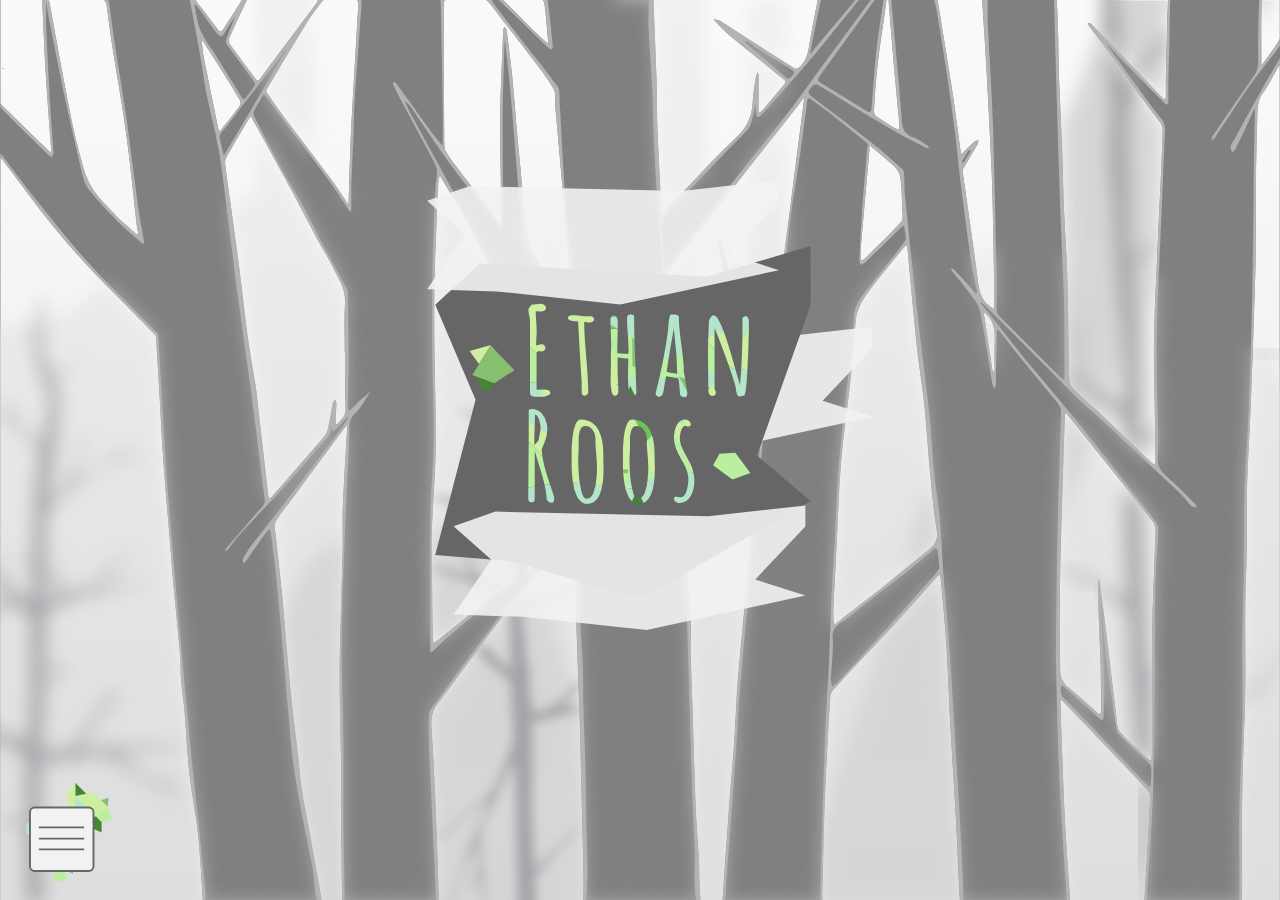
<file: m-home.html>
<!DOCTYPE html>
<html lang="en">
  <head>
    <meta charset="utf-8">
		<meta name="viewport" content="width=device-width, initial-scale=1">
    <title>Ethan Roos</title>
				<link href="https://fonts.googleapis.com/css?family=Amatic+SC:700|Quando|" rel="stylesheet">
    <link rel="stylesheet" type="text/css" href="main.css">
    <script type="text/javascript" src="d3.v4.js"></script>

</head>
<body onresize="resizeFunction()">


	<svg id='menIcon' onclick="menu()" xmlns="http://www.w3.org/2000/svg" width="185" height="212" viewBox="0 0 185 212">
		<defs><style>.cls2-1{fill:#b3e5c8;}.cls2-2{fill:#baefa0;}.cls2-3{fill:#ceefa0;}.cls2-4{fill:#438734;}.cls2-5{fill:#87c170;}.cls2-6{fill:#f2f2f2;}.cls2-7{fill:#666;}.cls2-8{fill:none;stroke:#666;stroke-miterlimit:10;stroke-width:4px;}</style></defs><title>menIcon</title><g id="Layer_1" data-name="Layer 1"><polygon class="cls2-1" points="102 79 150 72 148.73 70.76 105.52 28.47 102 79"/><polygon class="cls2-2" points="175 51 150 72 162 84 185 77 175 51"/><polygon class="cls2-3" points="143 20 129.23 22.98 106 28 150 72 175 51 143 20"/><polygon class="cls2-4" points="162 106 162 84 150 72 102 79 162 106"/><polygon class="cls2-3" points="106 0 106 28 102 79 87 21 106 0"/><polygon class="cls2-4" points="106 0 129 23 106 28 106 0"/><polygon class="cls2-5" points="175 51 177 31 160.82 37.1 175 51"/><polygon class="cls2-2" points="66 178 58 204 73 212 88 204 79 180 66 178"/><polygon class="cls2-5" points="100 195 79 180 105 175 100 195"/><polygon class="cls2-1" points="12 77 0 90 1 109 13 116 12 77"/></g><g id="Layer_2" data-name="Layer 2"><rect class="cls2-6" x="8.5" y="52.5" width="136" height="136" rx="10"/><path class="cls2-7" d="M142,61a8,8,0,0,1,8,8V185a8,8,0,0,1-8,8H26a8,8,0,0,1-8-8V69a8,8,0,0,1,8-8H142m0-4H26A12,12,0,0,0,14,69V185a12,12,0,0,0,12,12H142a12,12,0,0,0,12-12V69a12,12,0,0,0-12-12Z" transform="translate(-7.5 -6.5)"/><line class="cls2-8" x1="27.5" y1="95" x2="124.5" y2="95"/><line class="cls2-8" x1="27.5" y1="142" x2="124.5" y2="142"/><line class="cls2-8" x1="27.5" y1="119" x2="124.5" y2="119"/></g>
	</svg>


	<nav id="home-men" class="home-menu">
		<a href="about.html">About</a>
		<a href="botanical-illustrations.html">Botanical Illustrations</a>
		<a href="data-visualisations.html">Data Visualisations</a>
		<a href="blog.html">Blog</a>
	</nav>

	<script type="text/javascript">
	var menBox = document.getElementById('home-men');
	var menIc = d3.select("#menIcon");
	function menu(){
		menBox.style.display = "block";

		menIc.transition().duration(300).style("opacity","0").style("pointer-events","none");
	}
	</script>

	</div>

	<div id="voron" class="voron">
		<script type="text/javascript">
			voron();
			function voron(){
				//console.log(window.innerWidth);
				var pointsNumb ;
				if( screen.width > 700){
					pointsNumb = 10000;
				} else{
					pointsNumb = 200;
				}
					var startcol = "rgb(128, 128, 128)";

					var svgtest = d3.select("body").select("#voron").select("svg");
					if (!svgtest.empty()){
						svgtest.remove();
					}
					var width = window.innerWidth;
					var height = screen.height;
					//  var vertices = d3.range(100).map(function(d){ return [Math.random()*width,Math.random()*height]; });
					var vertices = d3.range(pointsNumb).map(function(d){
						return [Math.random()*width,Math.random()*height]; });
					//console.log(vertices);

					var voronoi = d3.voronoi().size([width,height]);
					var svg = d3.select("#voron").append("svg").attr("width","100%").attr("height","100%");

					svg.append("g").attr("class","polygons")
							.selectAll("path")
							.data(voronoi.polygons(vertices))
							.enter().append("path")
									.attr("d", function(d){ return "M"+d.join("L")+"z"})
									.style("fill",startcol)
									.style("stroke",startcol)
						//      .on("mousemove", function(){this.style.fill = "lightsteelblue";})
									.on("mousemove", function(d){

										if (this.style.fill == startcol){
											//colour picker

											var colnumb = Math.floor(Math.random() * 6);
											var mossfill = '';
											switch (colnumb) {
												case 1:
													mossfill = '#baefa0';
													break;
												case 2:
													mossfill = '#ceefa0';
													break;
												case 3:
													mossfill = '#87c170';
													break;
												case 4:
													mossfill = '#b3e5c8';
													break;
												case 5:
													mossfill = '#6bc657';
													break;

												default:
													mossfill = '#438734';

											}
											this.style.fill = mossfill;
											this.style.stroke = mossfill;
										}
									})
			/*
				} else {
					console.log("small screen");
					document.getElementById('voron').style.backgroundColor = 'rgb(128, 128, 128)';
					console.log("done");
				}
				*/
			}

		</script>
	</div>


	<div id="trees" class="trees"></div>


	<svg id="logo" xmlns="http://www.w3.org/2000/svg" xmlns:xlink="http://www.w3.org/1999/xlink" width="608" height="614" viewBox="0 0 608 614">
		<defs><style>.cls-1{fill:#f2f2f2;opacity:0.9;}.cls-2{fill:#666;}.cls-3{mask:url(#mask);}.cls-4{fill:#baefa0;}.cls-5{fill:#ceefa0;}.cls-6{fill:#b3e5c8;}.cls-7{fill:#438734;}.cls-8{fill:#87c170;}.cls-9{fill:#6bc657;}.cls-10{filter:url(#luminosity-invert);}</style><filter id="luminosity-invert" filterUnits="userSpaceOnUse" color-interpolation-filters="sRGB"><feColorMatrix values="-1 0 0 0 1 0 -1 0 0 1 0 0 -1 0 1 0 0 0 1 0"/></filter><mask id="mask" x="52.77" y="119.63" width="518.85" height="382.96" maskUnits="userSpaceOnUse"><g class="cls-10"><g transform="translate(-7 -6)"><path d="M150.12,301q-2.84-.84-2.83-4.66v-96.6a54,54,0,0,0-1-8.48,40,40,0,0,1-1.17-8.49v-.49a36.86,36.86,0,0,1,4.16-6,38,38,0,0,0,6.15-.66,32.88,32.88,0,0,1,6.15-.67,9.58,9.58,0,0,1,5.16,1.58q2.49,1.57,2.49,3.74,0,5-7.65,5h-2.33a14.3,14.3,0,0,0-2.32-.17,5.63,5.63,0,0,0-1.83.17q0,5.66.66,13.63l.34,4.66.33,9.14q0,3.16-.5,9.65l-.33,9.31,2.32-.5a20.18,20.18,0,0,1,5.49-1,4.77,4.77,0,0,1,3.33,1.42,4.36,4.36,0,0,1,1.49,3.24,5.6,5.6,0,0,1-1.24,3.57,3.78,3.78,0,0,1-3.08,1.58l-2-.16h-2.16a4.44,4.44,0,0,0-3.49,1.16v51.38l9.31-.5q9.48,0,9.48,4.33v.66a7.34,7.34,0,0,1-3.66,3.24,17.63,17.63,0,0,1-5.15,1.58l-5.49.17h-5.15A16.43,16.43,0,0,1,150.12,301Z"/><path d="M218.05,298.21l-.16-6.48q-.16-2.84-.17-6.32l.17-5.66q-.51-1.83-2.5-36.41t-2.33-44.4q-9.65-.33-12.3-2a3.73,3.73,0,0,1-1.83-3,3,3,0,0,1,1.75-2.42,6.69,6.69,0,0,1,3.57-1.08c3.1,0,6.87.23,11.31.67a86.54,86.54,0,0,0,11.31.83h2.66q5.15,0,5.15,4a3.89,3.89,0,0,1-1.66,3.24,6.17,6.17,0,0,1-3.83,1.25,27.3,27.3,0,0,1-4.32-.5l-3.33-.66-.16.83-.17.83q0,14.81,2.83,47.22,2.66,30.43,2.66,47.22a4.49,4.49,0,0,1-1.75,3.5,5.86,5.86,0,0,1-3.9,1.49Z"/><path d="M281,273.44l.17-9.48.16-7.65v-2.16a26,26,0,0,0,.17-3.16,1.37,1.37,0,0,0-.5-.83,1.4,1.4,0,0,1-.5-.83v-.17a9.16,9.16,0,0,1-3,.33,26.76,26.76,0,0,1-5.32-.66l-5.32-.84v19.13q0,4.32.5,13.63.5,9.15.5,13.64a7.19,7.19,0,0,1-1.33,4.32,4.14,4.14,0,0,1-3.5,1.83q-3.15,0-4.49-6.15a83.23,83.23,0,0,1-1.33-16.47l.34-13.46q.17-5.65.16-12v-5.16a22.91,22.91,0,0,0-.16-3.49V243l.5-9.65q0-6.31-.5-18.79t-.5-18.79a5.08,5.08,0,0,1,1.33-3.49,4.26,4.26,0,0,1,3.32-1.49q5.32,0,5.32,10l-.33,20.62q-.33,9.31-.33,20.79c1.66.55,4.66.83,9,.83h6.15a6.35,6.35,0,0,0,.33-2q0-8-1-23.61-1.17-14.62-1.17-23.78a4,4,0,0,1,1.41-3.07,5,5,0,0,1,3.41-1.25,10.27,10.27,0,0,1,3.33.83l1.5.67q0,23.61,1.66,63l1.49,42.07a4.35,4.35,0,0,1-1.74,3.66,6.52,6.52,0,0,1-4.07,1.33Q281,300.87,281,273.44Z"/><path d="M353.72,301.2q-1.83-1.15-1.83-4.32a142.2,142.2,0,0,0-1.66-17l-.66-3.49-16.46-2.5q-1,3.84-2.83,15.47-1,8.14-3.16,10.81a4,4,0,0,1-3.33,1.49,5.87,5.87,0,0,1-3.65-1.25,3.72,3.72,0,0,1-1.67-3.07l.34-.83.16-.67a738.7,738.7,0,0,0,16.63-84.3,21.93,21.93,0,0,1,.17-2.24c.11-1.06.22-2.58.33-4.58q.5-6.15,1.08-9.81a12.86,12.86,0,0,1,1.91-5.48h5.65a7.18,7.18,0,0,1,4,1.08,3.46,3.46,0,0,1,1.66,3.07q0,12.65,3.49,37.58,3.33,25.61,3.33,35.92a37.75,37.75,0,0,0,.83,5.15,31.56,31.56,0,0,1,.83,5c0,.78.55,4.1,1.66,10a74.71,74.71,0,0,1,1.5,10.3v.17q0,3.66-2.66,4.66A10.74,10.74,0,0,1,353.72,301.2Zm-5.82-36.91a348,348,0,0,0-2.66-38.24l-1.66-17.3q-7.15,39.08-9.81,59,2.49,1.67,14.63,2.66A32.17,32.17,0,0,1,347.9,264.29Z"/><path d="M430.9,300.29a7.71,7.71,0,0,1-1.49-3.74l-1-3.16v-.83q0-5.49-11.39-37.41t-17.88-47.23v83.64l.67,1.16c.11.23.33.61.67,1.17a3.21,3.21,0,0,1,.49,1.66,5.09,5.09,0,0,1-5.15,5.15q-5.32,0-5.32-10.14l-.17-28.43q-.16-12.81-.16-28.6,0-5.33.5-15.46.49-10.48.49-15.47a14.54,14.54,0,0,1,6-12.3v1a5.16,5.16,0,0,1,1.33-.34q3.82,0,9.64,13.3a225.28,225.28,0,0,1,8.4,22.45q3.74,11.81,9.89,33.59l1.67,6q3.82,13.45,5.82,19.28,3.32-35.74,3.32-84.46v-2.17a13.14,13.14,0,0,1-.17-2.16c0-3.32,1.33-5,4-5a4.08,4.08,0,0,1,3.57,1.83,8.13,8.13,0,0,1,1.25,4.66v12.47q-.35,25.6-2,55.54t-4,33.75a33.31,33.31,0,0,1-6,1.33A3.9,3.9,0,0,1,430.9,300.29Z"/><path d="M170.19,442v-.5a117.79,117.79,0,0,0-3-19.62q-2.5-10.8-7.32-26.1-3.66-11.48-6.15-20.62v65.51a6.64,6.64,0,0,1-.92,3.91c-.61.83-1.8,1.25-3.57,1.25a4.11,4.11,0,0,1-3.16-1.25,4.53,4.53,0,0,1-1.16-3.24V440l.33-48.89q.33-21.61.33-48.72V322a3.58,3.58,0,0,1,.83-2.74c.56-.5,1.72-.75,3.49-.75a18.41,18.41,0,0,1,7.65,1.58,17.6,17.6,0,0,1,6,4.41,28.39,28.39,0,0,1,6.65,14,39.64,39.64,0,0,1,.66,7.65,41.12,41.12,0,0,1-.41,5.49c-.28,2-.47,3.27-.58,3.82a43.82,43.82,0,0,1-1.5,5c-.78,2.22-1.28,3.66-1.5,4.33l-2,4.65-1.66,4.32a89.08,89.08,0,0,0,2.07,15.14q1.92,9.13,4.24,17,1.66,5.48,6,18.29l4.82,14.63V439a19.71,19.71,0,0,1-.5,4.82q-.5,2.66-3.49,2.66C174.24,446.5,172.18,445,170.19,442ZM159.05,361.2l2.49-14.3a12.5,12.5,0,0,0,.17-2.32,40.67,40.67,0,0,0-1.83-11.14,17.23,17.23,0,0,0-2.58-5.07,4.91,4.91,0,0,0-3.24-2.25l-.33,16.63q-.49,11.14-.5,17.29c0,3.88.05,6.43.17,7.65A80.54,80.54,0,0,0,159.05,361.2Z"/><path d="M217.44,445.26a20.52,20.52,0,0,1-6-7.4,65.94,65.94,0,0,1-6-22.12A165.62,165.62,0,0,1,204,394a25.56,25.56,0,0,1,.17-3.32v-3c0-.55-.06-.83-.17-.83v-3l.17-11.64q.15-5.32,1.33-17a57.2,57.2,0,0,1,3.82-15.47,12.81,12.81,0,0,1,3-5.07,5.86,5.86,0,0,1,4.16-1.74,28.66,28.66,0,0,1,12,2.41,25.27,25.27,0,0,1,9,6.73A37.9,37.9,0,0,1,243,352.31a60,60,0,0,1,3.33,12.89,105.26,105.26,0,0,1,1,14.79v1.33q0,5.16.16,9.32l.17,9.47q0,47.89-22.28,47.89A13,13,0,0,1,217.44,445.26Zm12.8-6.66a15.51,15.51,0,0,0,3.83-6.56,65.14,65.14,0,0,0,3.82-18.29q.83-8.49.83-14.63,0-7.49-1.16-19.63-1-12.8-1-19.12v-3a18.15,18.15,0,0,0-4.24-11,12,12,0,0,0-9.56-4.66q-5.65,0-7.48,6.48a44.25,44.25,0,0,0-1.67,13.31c0,2.1.06,3.88.17,5.32v4.49l-.33,7.65q-.34,3.48-.34,7.64,0,9,.5,17.8a144.44,144.44,0,0,0,3.33,24.27Q219.6,441,224.75,441A7.74,7.74,0,0,0,230.24,438.6Z"/><path d="M287.43,445.26a20.5,20.5,0,0,1-6-7.4,65.71,65.71,0,0,1-6-22.12A165.62,165.62,0,0,1,274,394a27.47,27.47,0,0,1,.17-3.32v-3c0-.55-.06-.83-.17-.83v-3l.17-11.64q.17-5.32,1.33-17a57.22,57.22,0,0,1,3.83-15.47,12.69,12.69,0,0,1,3-5.07,5.86,5.86,0,0,1,4.15-1.74,28.68,28.68,0,0,1,12,2.41,25.23,25.23,0,0,1,9,6.73A38.18,38.18,0,0,1,313,352.31a60,60,0,0,1,3.32,12.89,103.78,103.78,0,0,1,1,14.79v1.33q0,5.16.17,9.32l.16,9.47q0,47.89-22.28,47.89A13,13,0,0,1,287.43,445.26Zm12.81-6.66a15.49,15.49,0,0,0,3.82-6.56,64.44,64.44,0,0,0,3.82-18.29q.84-8.49.84-14.63,0-7.49-1.17-19.63-1-12.8-1-19.12v-3a18,18,0,0,0-4.24-11,12,12,0,0,0-9.56-4.66q-5.65,0-7.48,6.48a44.29,44.29,0,0,0-1.66,13.31c0,2.1.05,3.88.16,5.32v4.49l-.33,7.65q-.33,3.48-.33,7.64,0,9,.5,17.8a145.47,145.47,0,0,0,3.32,24.27Q289.58,441,294.75,441A7.78,7.78,0,0,0,300.24,438.6Z"/><path d="M345.9,445a6.36,6.36,0,0,1-2.41-4.33l1.83-2.82a12.28,12.28,0,0,1,3.16.66,21.39,21.39,0,0,0,3.82.5,7.19,7.19,0,0,0,5.41-2.66,16.64,16.64,0,0,0,3.57-7,55.45,55.45,0,0,0,2.17-14.3q0-11-7-23.12l-1.83-3.15q-3.15-5.49-5.32-9.81a58.68,58.68,0,0,1-3.66-9.32,43.85,43.85,0,0,1-2-13A39.85,39.85,0,0,1,347,341.42a15.78,15.78,0,0,1,4.74-6.24,10.94,10.94,0,0,1,6.9-2.41,9.18,9.18,0,0,1,5.57,1.91,5.59,5.59,0,0,1,2.58,4.58,2.7,2.7,0,0,1-1.16,2.32,4.71,4.71,0,0,1-2.83.83,6.72,6.72,0,0,1-3.49-1q-3.66.16-5.82,6.48a33.54,33.54,0,0,0-1.83,9.65,33.05,33.05,0,0,0,1.5,9.72,41.52,41.52,0,0,0,3.82,8.9l3.66,6.65,5.82,11a48.51,48.51,0,0,1,3.74,10.81,55.65,55.65,0,0,1,1.41,12.47,42,42,0,0,1-4.65,19.29,19,19,0,0,1-6.57,7.48,16.55,16.55,0,0,1-9.4,2.83v.5A10.89,10.89,0,0,1,345.9,445Z"/></g></g></mask></defs><title>mobilelogo</title><polygon class="cls-1" points="391.44 370 222.69 351.98 128 348.97 179.56 274.22 128 228.35 185.19 208.48 475.81 214.84 608 200 608 228.79 539.56 301.08 608 323 391.44 370"/><polygon class="cls-2" points="292 571 112 520 11 511.51 66 300 11 170.2 72 114 382 132 523 90 523 171.45 450 376 523 438.02 292 571"/><polygon class="cls-1" points="299.44 614 130.69 595.98 36 592.97 87.56 518.22 36 472.35 93.19 452.48 383.81 458.84 516 444 516 472.79 447.56 545.08 516 567 299.44 614"/><polygon class="cls-1" points="263.44 170 94.69 151.97 0 148.97 51.56 74.22 0 28.35 57.19 8.48 347.81 14.84 480 0 480 28.79 411.56 101.08 480 123 263.44 170"/><g class="cls-3"><polygon class="cls-4" points="112.06 328.4 100.46 361.95 81.67 416.31 77.47 428.47 189.89 411.79 112.06 328.4"/><polygon class="cls-5" points="286.87 421.67 189.89 411.79 112.06 328.4 139.86 278.37 174.43 276.19 208.42 274.05 286.87 421.67"/><polygon class="cls-6" points="171.98 486.53 147.78 471.66 77.47 428.47 189.89 411.79 286.87 421.67 273.28 453.79 235.6 447 171.98 486.53"/><polygon class="cls-4" points="259.69 502.59 273.28 453.79 235.6 447 171.98 486.53 259.69 502.59"/><polygon class="cls-7" points="305.4 461.82 286.87 421.67 273.28 453.79 288.72 466.14 305.4 461.82"/><polygon class="cls-8" points="293.04 304.31 207.19 274.66 244.18 343.44 299.22 343.23 293.04 304.31"/><polygon class="cls-4" points="362.84 353.11 297.98 343.84 243.01 343.84 279.31 413.41 358.52 393.88 362.84 353.11"/><polygon class="cls-6" points="360.37 472.94 334.86 467.78 305.4 461.82 281.93 412.41 360.99 392.64 360.37 472.94"/><polygon class="cls-9" points="307.87 498.26 335.05 468 305.4 461.82 288.72 466.14 259.69 502.59 307.87 498.26"/><polygon class="cls-8" points="52.77 340.14 100.33 361.76 81.8 416.11 53.38 408.7 52.77 340.14"/><polygon class="cls-5" points="79.94 314.19 52.77 340.14 100.33 361.76 79.94 314.19"/><polygon class="cls-4" points="302.93 312.96 291.33 346.51 272.54 400.87 268.34 413.02 380.75 396.35 302.93 312.96"/><polygon class="cls-5" points="477.73 406.23 380.75 396.35 302.93 312.96 330.72 262.93 365.3 260.75 399.28 258.6 477.73 406.23"/><polygon class="cls-6" points="362.84 471.09 338.65 456.22 268.34 413.02 380.75 396.35 477.73 406.23 464.14 438.35 426.46 431.55 362.84 471.09"/><polygon class="cls-4" points="450.55 487.14 464.14 438.35 426.46 431.55 362.84 471.09 450.55 487.14"/><polygon class="cls-7" points="496.26 446.38 477.73 406.23 464.14 438.35 479.58 450.7 496.26 446.38"/><polygon class="cls-8" points="483.91 288.87 398.05 259.22 435.04 328 490.08 327.78 483.91 288.87"/><polygon class="cls-4" points="553.7 337.67 488.85 328.4 433.87 328.4 470.18 397.96 549.38 378.43 553.7 337.67"/><polygon class="cls-6" points="551.23 457.5 525.72 452.34 496.26 446.38 472.79 396.96 551.85 377.2 551.23 457.5"/><polygon class="cls-9" points="498.73 482.82 525.91 452.56 496.26 446.38 479.58 450.7 450.55 487.14 498.73 482.82"/><polygon class="cls-8" points="243.63 324.69 291.19 346.31 272.66 400.67 244.25 393.26 243.63 324.69"/><polygon class="cls-5" points="270.81 298.75 243.63 324.69 291.19 346.31 270.81 298.75"/><polygon class="cls-4" points="102.8 187.57 91.2 221.12 72.41 275.48 68.21 287.63 180.63 270.96 102.8 187.57"/><polygon class="cls-5" points="277.6 280.84 180.63 270.96 102.8 187.57 130.59 137.54 165.17 135.36 199.16 133.22 277.6 280.84"/><polygon class="cls-6" points="162.71 345.7 138.52 330.83 68.21 287.63 180.63 270.96 277.6 280.84 264.01 312.96 226.33 306.17 162.71 345.7"/><polygon class="cls-4" points="250.42 361.76 264.01 312.96 226.33 306.17 162.71 345.7 250.42 361.76"/><polygon class="cls-7" points="296.13 320.99 277.6 280.84 264.01 312.96 279.45 325.31 296.13 320.99"/><polygon class="cls-8" points="283.78 163.48 197.92 133.83 234.91 202.61 289.95 202.4 283.78 163.48"/><polygon class="cls-4" points="353.57 212.28 288.72 203.01 233.75 203.01 270.05 272.57 349.25 253.04 353.57 212.28"/><polygon class="cls-6" points="351.11 332.11 325.6 326.95 296.13 320.99 272.66 271.57 351.72 251.81 351.11 332.11"/><polygon class="cls-9" points="298.6 357.43 325.78 327.17 296.13 320.99 279.45 325.31 250.42 361.76 298.6 357.43"/><polygon class="cls-4" points="338.75 173.98 327.15 207.53 308.36 261.89 304.16 274.05 416.58 257.37 338.75 173.98"/><polygon class="cls-5" points="513.55 267.25 416.58 257.37 338.75 173.98 366.55 123.95 401.12 121.77 435.11 119.63 513.55 267.25"/><polygon class="cls-6" points="398.67 332.11 374.47 317.24 304.16 274.05 416.58 257.37 513.55 267.25 499.97 299.37 462.29 292.58 398.67 332.11"/><polygon class="cls-8" points="279.45 185.72 327.01 207.34 308.49 261.69 280.07 254.28 279.45 185.72"/><polygon class="cls-5" points="322.07 400.05 225.1 390.17 147.27 306.78 175.07 256.75 209.64 254.57 243.63 252.43 322.07 400.05"/><polygon class="cls-6" points="331.96 247.49 307.76 232.62 237.45 189.42 349.87 172.75 446.85 182.63 433.26 214.75 395.58 207.95 331.96 247.49"/><polygon class="cls-7" points="571.62 343.23 553.09 303.08 539.5 335.2 554.94 347.55 571.62 343.23"/><polygon class="cls-8" points="429.55 298.23 343.69 268.58 380.68 337.36 435.73 337.15 429.55 298.23"/><polygon class="cls-5" points="399.67 269.72 372.49 295.66 420.05 317.28 399.67 269.72"/></g><polygon class="cls-4" points="441 399.71 416.46 408.52 390.06 389.14 398.81 373.41 409.68 372.72 420.37 372.05 441 399.71"/><polygon class="cls-7" points="91.42 277.28 67.37 267.95 74.69 286.93 86.18 285.85 91.42 277.28"/><polygon class="cls-5" points="57.88 233.25 70.72 251.01 86.99 225.25 57.88 233.25"/><polygon class="cls-8" points="118.98 259.65 106.19 267.83 91.42 277.28 61.54 266.07 86.69 225.72 118.98 259.65"/>
	</svg>
	<!--
	<div >
		<svg id='menIcon' onclick="menu()" xmlns="http://www.w3.org/2000/svg" width="185" height="212" viewBox="0 0 185 212">
			<defs><style>.cls2-1{fill:#b3e5c8;}.cls2-2{fill:#baefa0;}.cls2-3{fill:#ceefa0;}.cls2-4{fill:#438734;}.cls2-5{fill:#87c170;}.cls2-6{fill:#f2f2f2;}.cls2-7{fill:#666;}.cls2-8{fill:none;stroke:#666;stroke-miterlimit:10;stroke-width:4px;}</style></defs><title>menIcon</title><g id="Layer_1" data-name="Layer 1"><polygon class="cls2-1" points="102 79 150 72 148.73 70.76 105.52 28.47 102 79"/><polygon class="cls2-2" points="175 51 150 72 162 84 185 77 175 51"/><polygon class="cls2-3" points="143 20 129.23 22.98 106 28 150 72 175 51 143 20"/><polygon class="cls2-4" points="162 106 162 84 150 72 102 79 162 106"/><polygon class="cls2-3" points="106 0 106 28 102 79 87 21 106 0"/><polygon class="cls2-4" points="106 0 129 23 106 28 106 0"/><polygon class="cls2-5" points="175 51 177 31 160.82 37.1 175 51"/><polygon class="cls2-2" points="66 178 58 204 73 212 88 204 79 180 66 178"/><polygon class="cls2-5" points="100 195 79 180 105 175 100 195"/><polygon class="cls2-1" points="12 77 0 90 1 109 13 116 12 77"/></g><g id="Layer_2" data-name="Layer 2"><rect class="cls2-6" x="8.5" y="52.5" width="136" height="136" rx="10"/><path class="cls2-7" d="M142,61a8,8,0,0,1,8,8V185a8,8,0,0,1-8,8H26a8,8,0,0,1-8-8V69a8,8,0,0,1,8-8H142m0-4H26A12,12,0,0,0,14,69V185a12,12,0,0,0,12,12H142a12,12,0,0,0,12-12V69a12,12,0,0,0-12-12Z" transform="translate(-7.5 -6.5)"/><line class="cls2-8" x1="27.5" y1="95" x2="124.5" y2="95"/><line class="cls2-8" x1="27.5" y1="142" x2="124.5" y2="142"/><line class="cls2-8" x1="27.5" y1="119" x2="124.5" y2="119"/></g>
		</svg>

	</div>
	<nav id="home-men" class="home-menu">
		<a href="about.html">About</a>
		<a href="botanical-illustrations.html">Botanical Illustrations</a>
		<a href="data-visualisations.html">Data Visualisations</a>
		<a href="blog.html">Blog</a>
	</nav>

	<script type="text/javascript">

	function menu(){
		document.getElementById('home-men').style.display = "block";
		d3.select("#menIcon").transition().duration(300).style("opacity","0").style("pointer-events","none");
	}
	</script>
-->
	<script type="text/javascript">
	resizeFunction();
	function resizeFunction(){
		voron();
	}
	</script>

</body>
</file>
<file: frogami/frog.css>
html {
	width: 100%;
	height: 100%;
	margin: 0%;
}
body{
	width: 100%;
	height: 100%;
	margin: 0%;
    background-color: #f4d7ab;
    

}
/*Intro*/
h1 {
    font-family: 'Gluten', sans-serif;
    font-optical-sizing: auto;
    font-weight: 900;
    color: #86a344;
    font-size: 4em;
}
h3 {   
    font-family: 'Josefin Sans', sans-serif;
    font-optical-sizing: auto;
    font-style: normal;
	font-weight: 400;
	font-size: 1.5em;
    margin-bottom: 2em;

	color: black; 
    

}
div.text {
    width: 90%;
	max-width: 980px;
    margin-left: auto;
    margin-right: auto;

}
/*Outtro*/
h2 {
    font-family: 'Gluten', sans-serif;
    font-optical-sizing: auto;
    font-weight: 900;
    color: #86a344;
    font-size: 2.5em;
    margin: 3em auto;
   
}
.cent-text {
    text-align: center;
    margin-left: auto;
    margin-right: auto;
}
.cta {
    font-weight: 400;
    margin: 3em auto 1em auto;
    color: #86a344;
}

.icon {
    display: block;
    margin: 5em auto 0 auto;
    width: 3em;
    
}

a {
    color: #86a344;
    text-decoration: underline;
    font-weight: 350;

}

.footer a {
    font-size: .9em;
    font-weight: 400;
    color: #86a344;
    text-decoration: none;

}

#end {
    padding-bottom: 30%;
}

/*steps gallery*/
#steps {
    display: flex;
	flex-flow: row wrap;
	justify-content: center;
	width: 90%;
	max-width: 980px;
	margin-left: auto;
	margin-right: auto;
	margin-bottom: 5%;
    margin-top: 5%;
}
div.step {
    width: 100%;
}
div.step img {
    width: 100%;

}
div.step ol {
    max-width: 80%;

}
div.step p {
    max-width: 80%;
    margin-left: 10%;
    text-align: center;
}
ol > li::marker {
    font-weight: 400;
  }

p {
    font-family: 'Josefin Sans', sans-serif;
    font-optical-sizing: auto;
    font-style: normal;
	font-weight: 300;
	font-size: 1.2em;
    line-height: 1.6em;
	text-align: left;
	color: black;

}
li {
    
    font-family: 'Josefin Sans', sans-serif;
    font-optical-sizing: auto;
    font-style: normal;
	font-weight: 300;
	font-size: 1.2em;
	text-align: left;
	color: black;
    margin-left: auto;
    line-height: 1.6em;
}
p.bold {
    font-weight: 400;
}

/*Key*/
#key {
    margin: 3em auto 3em auto;
    border: solid 1px black;
    background-color: white;
    padding: 2%;

}

#ficons {
    display: flex;
    flex-flow: column nowrap;
    justify-content: center;

}
div.ftype {
    display: flex;
    align-items: center;
    margin: 0 1em;
    
}
div.ftype img {
    height: 1.2em;
    margin-right: .3em;
}
img.line {
    width: 4em;
}


/*ipad*/
@media (min-width: 500px){
    .icon {
        margin: 3em auto 0 auto;
    }
    #end {
        padding-bottom: 1%;
    }
    #key p.bold {
        font-weight: 400;
    }
    #ficons {
        flex-flow: row wrap;
    }
    div.text {
        width: 80%;
        max-width: 850px;
        margin-left: auto;
        margin-right: auto;
    }

    h1 {
        font-size: 6em;
        margin-bottom: .4em;
    }
    h2 {
        margin: 2em auto 1em auto;
    }
    h3 {
        margin-bottom: 5%;
        font-weight: 350;
    }
    p.bold {
        font-weight: 250;
    }

    div.step {
        width: 50%;
    }
    li {
        font-size: 1.1em;
        line-height: 1.4em;
        font-weight: 250;
    }
    p {
        font-size: 1.1em;
        line-height: 1.4em;
        font-weight: 250;

    }

    
}


/*Desktop*/
@media (min-width: 900px){
    h1 {
        font-size: 6.5em;
    }
    
   
    div.step {
        width: 30%;
    }
   

}
</file>
<file: main.css>
/* Home Page & Top Menus*/
html, body {
  margin:  0;
  height: 100%;
}
/*
div.name-box {
	position: fixed;
	top: 9%;
	background-color: white;
	height: auto;
	width: 30%;
	border: 3px solid black;
	padding: 1% 3%;
	text-align: center;
	left: 32%;
	border-radius: 2px;
}

*/

#logo {
	position: fixed;
	height: auto;
	width: auto;
	top:20%;
	/*this is how to centre dynamic fixed*/
	right: 0;
  left: 0;
  margin-right: auto;
  margin-left: auto;
	/*then can scooch it over with padding*/
	padding-left: 1.5%;
	min-height: 40%;
	max-height: 50%;
	min-width: 33%;
	max-width: 70%;
	pointer-events: none;
}

h1 {
	font-size: 350%;
	font-family: 'Amatic SC', sans-serif;
	margin: 0px;
	letter-spacing: 0.15em;
}

nav.home-menu {
	display: none;
	position: fixed;
	bottom: 4%;
	left: 10%;
	width: 80%;
	height: auto;
	margin:auto;
	padding-top: 1em;
	padding-bottom: 1em;
	background-color: #f2f2f2;
	border: 2px solid #666666;
	text-align: center;
	border-radius: 1px;
	-webkit-animation-name: homeMen;
	 -webkit-animation-duration: 0.6s;
	 animation-name: homeMen;
	 animation-duration: 0.6s
}

@-webkit-keyframes homeMen {
		from {left: -90%; opacity: 0}
		to {left: 10%; opacity: 1}
}


nav.home-menu a{
	display: inline;
	font-family: 'Quando', sans-serif;
	text-decoration: none;
	color: #666666;
	font-size: 1.5em;
	margin: 0.6em;
	white-space: nowrap;
}

@media screen and (max-width: 450px) {
	nav.home-menu a{
		font-size: 1.2em;
	}


}
#menIcon {
	position: fixed;
	height:11%;
	width: auto;
	bottom: 2%;
	left:2%;
	z-index: 1;
	cursor: pointer;
}

div.voron {
	position: fixed;
	height: 100%;
	width: 100%;
}
#trees {
	position: fixed;
	height:100%;
	width: 100%;
	top: 0;
	left: 0;
	background-image: url('images/Trees3.svg');
	background-size: cover;
}

div.gen-men {
	width: 60%;
	margin: auto;
	max-width: 755px;
	/*border: 1px dotted black;*/
	text-align: center;

}

div.gen-men a {
	padding-left: 1%;
	padding-right: 1%;
	text-decoration: none;
	color: black;
	font-family: 'Quando', "Times", serif;
	font-size: 0.9em;
}

body.genbod {
	background-image: url("images/treeBack.svg");
	background-size: cover;
	background-attachment: fixed;
	pointer-events: all;
}

#menSelect {
	width: 100%;
	height: 22%;
}

.gen-men path {
	stroke: black;
	stroke-width: 1;
	fill: none;
	stroke-linejoin: round;

}
.gen-men text{
	font-family: 'Quando', "Times", serif;
	font-size: 0.6em;
}


svg.trees g {
	pointer-events: none;
}
svg.trees {
	pointer-events: none;
}
svg.trees path {
	pointer-events: none;
}

g.branches path {
	fill: black;

}
g.background path {
	fill: #faf9fc;
}
div.trees {
	pointer-events: none;
}
@media screen and (max-width: 700px) {
	.gen-men text{
		font-size: 0.65em;
	}

}

p {
	font-family: 'Khula', "Avenir", sans-serif;

}

.blurb a {
	color: black;
}

/* GENERAL SHIT /////////////////////////////////////*/
.content-data p {
	font-family: 'Khula', "Avenir", sans-serif;
}

.content-data h3 {
	font-family: 'Cormorant Garamond', sans-serif;
	cursor: pointer;
}
h2 {
	font-family: 'Cormorant Garamond', sans-serif;
	font-style: italic;
	font-weight: normal;
/*	letter-spacing: 6px;*/
	font-size: 250%;

}

div.content-data {
	margin: auto;
	width: 92%;
	max-width: 955px;
	background-color: white;
	border: 0.5px solid #eeedef;
	/*remove later!!!!!!!!!!!!!!!!!!!!!!*/
	min-height: 800px;
	margin-bottom: 2%;
}
/* About page ///////////////////////////////////////////*/

#aboutblurb img{
	float: left;
	width: 30%;
	padding-right: 3%;
	padding-bottom: 3%;

}
#aboutCont {
	border-bottom: 0.5px solid #8b8ba0;
	border-top: 0.5px solid #8b8ba0;
}

#abCon {
	margin-top: 0.2em

}

@media screen and (max-width: 500px) {
	#abTag {
		font-size: 1.5em;
	}
}

/* Bot Illustration /////////////////////////////////////*/


#bot-head-top {
	min-height: 130px;
	height: 28%;
	background-image: url("images/top.jpg");
	background-repeat: no-repeat;
  background-size: cover;
	background-position: bottom;
}

#bot-head-blurb {
	background-color: white;
	padding: 0% 5% 5%;
/*	border-top: 0.5px solid #eeedef;*/
	border-bottom: 0.25px solid #666666;

}

#bot-head-blurb h2 {
	margin: 0%;
	/*text-align: center;*/
	font-size: 280%;
}
#bot-cont {
	background-color: rgba(102, 102, 102, 0);
	position: relative;
	height: 100%;
}

#bot-low-back {
	position:relative;
	height: 100%;
}
#bot-head-roots {
	position: absolute;
	top: 0;
	left: 0;
	width: 100%;
	height: auto;
}

#botil-lowhalf {
/*	background-color: #666666;*/
	position: absolute;
	top: 0%;
	 background-image: linear-gradient(rgba(102, 102, 102, 0),rgba(102, 102, 102, .9) 40em);
	padding-top: 5%;
	padding-bottom: 3%;
	width: 100%;
}

#botil-lowblurb {
	background-color: rgba(250, 250, 259, .95);
	margin: auto 4% 4%;
	padding: 3%;
}
#botil-lowblurb * {
	color: black;
	/*color: #f7f7f7;
	font-weight:bolder;*/
}

.bot-row {
	display: flex;
	flex-wrap: nowrap;
	margin-left: 1%;
	width: 100%;

}

.bot-row img {
		flex-direction: row;
		flex-shrink: 1;
    margin-top: 1%;
		margin-right: 1%;

		height: 100%;
		max-width: 100%;
		cursor: pointer;


}
/* Bot modal window*/
#botil-mod-all {
	display: none;
	position: fixed;
	z-index: 1;
	left: 0;
	top:0;
	height: 100%;
	width: 100%;

}
#botil-modal {
	position: fixed;
	z-index: 1;
	left: 0;
	bottom: 0;
	width: 100%;
	height: auto;
	max-height: 50%;
	padding: 1%;
	background-color: #eeedef;
	border-top: 0.25px solid #8b8ba0;
	overflow: auto;
	-webkit-animation-name: slideIn;
	 -webkit-animation-duration: 1s;
	 animation-name: slideIn;
	 animation-duration: 1s
}
@-webkit-keyframes slideIn {
    from {bottom: -20%; opacity: 0}
    to {bottom: 0; opacity: 1}
}

@keyframes slideIn {
    from {bottom: -20%; opacity: 0}
    to {bottom: 0; opacity: 1}
}


#bot-mod-thumb {
	max-width: 20%;
	width: auto;
	margin: 2% 2% 2% 5%;
	height: auto;
	max-height: 250px;
	display: inline;
	vertical-align: top;
	border: 0.25px solid white;
}
#bot-mod-text{
	display: inline-block;
	vertical-align: top;
	background-color: #eeedef;
	padding: 1.4%;
	width: 50%;
	margin-left: 2%;

}
#bot-mod-text h5 {
	font-family: 'Cormorant Garamond', sans-serif;
	font-style: italic;
	font-size: 1.5em;
	padding: 0.2em;
	border-bottom: 1px solid black;
	margin: 0;
}
#medium-size {
	margin-top: 0;
}
#bot-mod-text a {
	color: black;
}


/* Data Vis //////////////////////////////////////////*/
#month-slider {
	position: relative;
	width: 70%;
	margin-left: 13%;
	margin-top: 5%;
}

#controls, #full-fig{
		display: inline-block;
		vertical-align: top;

}
#controls {
	width: 16%;
}
#map {
	width: 100%;

}

#seasons{
	width:76%;
	margin-left: 12%;
	position: absolute;
	bottom: 0%;
}

#seasons h3 {
	display: inline-block;
	margin: 4%;
	color: #fff9e1;
}


#heatDiv {
	position: absolute;
	bottom: -15%;
	width: 80%;
	margin-left: 10%;
	pointer-events: none;
}

rect.handle{
	fill: #8b8ba0;
}

svg text{
	font-family: 'Khula', "Avenir", sans-serif;
}



div.blurb {
	padding: 3% 6%;
}
/*
h2 {
	font-family: 'Cormorant Garamond', sans-serif;
font-style: italic;
/*	letter-spacing: 6px;
	font-size: 250%;

}*/
#fig-and-controls {
	position: relative;
	margin-top: 6%;
	padding-top: 2%;
	padding-left: 6%;
	margin-bottom: 6%;
}
#fig-and-controls h3{
	font-size: 140%;


}
#full-fig {
	position: relative;
	margin-left: 6%;
	width: 70%;
}

div.divider {
	width: 70%;
	margin: 12% auto;
	height: 0;
	border-bottom: 0.5px solid #8b8ba0;
}

/* botmap modal window */
#bot-modal {
	display: none;
	position: absolute;
	z-index: 1;
	left: 0;
	top: 0;
	width: 100%;
	height: 100%;
	background-color: rgb(0,0,0);
	background-color: rgba(0,0,0,0.4);
	-webkit-animation-name: fadeIn;
	-webkit-animation-duration: 0.4s;
	animation-name: fadeIn;
	animation-duration: 0.4s;
}

#bot-mod-cont {
position: relative;
background-color: #94949e;
width: 60%;
height: 100%;
margin-left: 40%;
border-left: 0.5px solid #a9a9b1;
-webkit-animation-name: fadeIn;
-webkit-animation-duration: 0.4s;
animation-name: fadeIn;
animation-duration: 0.4s;
}

#mod-text{
	padding: 1%;

}

#mod-text h3{
	margin:none;
	font-size: 200%;
	padding-left: 5%;
	font-style: italic;
	color: #faf9fc;
	font-family: 'Cormorant Garamond', sans-serif;
}

#sketch {
	width: 90%;
	height: 70%;
	margin: auto;
	background-repeat: no-repeat;
  background-size: contain;
	background-position: center;

}

@-webkit-keyframes fadeIn {
    from {opacity: 0}
    to {opacity: 1}
}

@keyframes fadeIn {
    from {opacity: 0}
    to {opacity: 1}
}

/* Seudum fig stuff //////////////*/
#sedum-all {
	margin-bottom: 10%;
}
#sed-title{
	font-size: 1.8em;
	width: 35%;
	padding-bottom: 1%;
	margin-bottom: 0.5%;
	border-bottom: 0.5px solid #8b8ba0;
}
#sed-top-view * {
	margin-top: 0%;
	display: inline;
	padding-right: 1em;
}

#sedum {
	width: 40%;
	margin-left: 13%;
	margin-right: 6%;
	display: inline-block;
}
#sedum g {
	cursor: pointer;
}
#colour-leg {
	width:9%;
	display: inline-block;

}
text.rowLabel {
	cursor: pointer;
}
#sedum-leg {
	display: inline-block;
	vertical-align: top;
	width:25%;
	padding: 2%;
}

#sed-leg-head{
	font-family: 'Cormorant Garamond', serif;
	font-size: 1.5em;
}
#sedum-heat {
	width:97%;
	height:auto;
	max-height: 300px;
	margin-left: 3%;
}

#sedum-tool {
	position: fixed;
	text-align: center;
	font-family: 'Khula', "Avenir", sans-serif;
	pointer-events: none;
	background: white;
	border: 1px solid #eeedef;
	height:	auto;
	width: auto;
	padding: 0.25em 1em;
}


/*Resizing for small screens */
@media screen and (max-width: 700px) {
	#controls, #full-fig{
			display: block;
			vertical-align: top;
			width: 100%;
			margin:auto;
		}

		#fig-and-controls {
			padding: 1%;

		}
		#controls h3 {
			display: inline;
			margin:2%;
		}
		#seasons h3{
			margin: 1%;
			font-size: 100%;


		}
		#controls {
			position: relative;
		}

		#controls svg {
			width: 25%;
			margin-left: 68%;
			position: absolute;
			top: 90%;
		}
		#heatDiv {
			bottom: -30%;
		}

}
@media screen and (max-width: 400px) {
	#controls h3 {
		display: inline;
		margin: 2%;
		font-size: 100%
	}
	#seasons h3{
		margin:1%;
		font-size: 100%;
	}
	#seasons{
		width:90%;
		margin-left: 5%;
		position: absolute;
		bottom: 0%;
	}

}

/*//BLOG ////////////////////////////////////////*/
#blogtopper {
	width: 100%;
	height: 10em;
	background-image: url('images/blogtopper.png');
	background-size: cover;
	background-position: bottom;
}
#bloghead {
	border-bottom: 0.5px solid #8b8ba0;
}
#bloghead h2 {
	margin-top: 0;
}
</file>
<file: proto.css>
html {
	width: 100%;
	height: 100%;
	margin: 0%;
}
body{
	width: 100%;
	height: 100%;
	margin: 0%;
	background-color: #F4F6FF;
}
h3 {
	font-family: 'Nunito', sans-serif;
	font-weight: 200;
	font-size: 1.8em;
	text-align: left;
	color: #191972;
	margin-left: 2%;
}
iframe {
	display: block;
	width: 96%;
	margin-left: auto;
	margin-right: auto;
	height: auto;
	max-width: 370px;
	min-height:720px;
	border: none;
	box-shadow: 0px 3px 20px #00000014;
	margin-bottom: 2%;

}
a {
	text-decoration: none;
	color:#191972;

}
</file>
